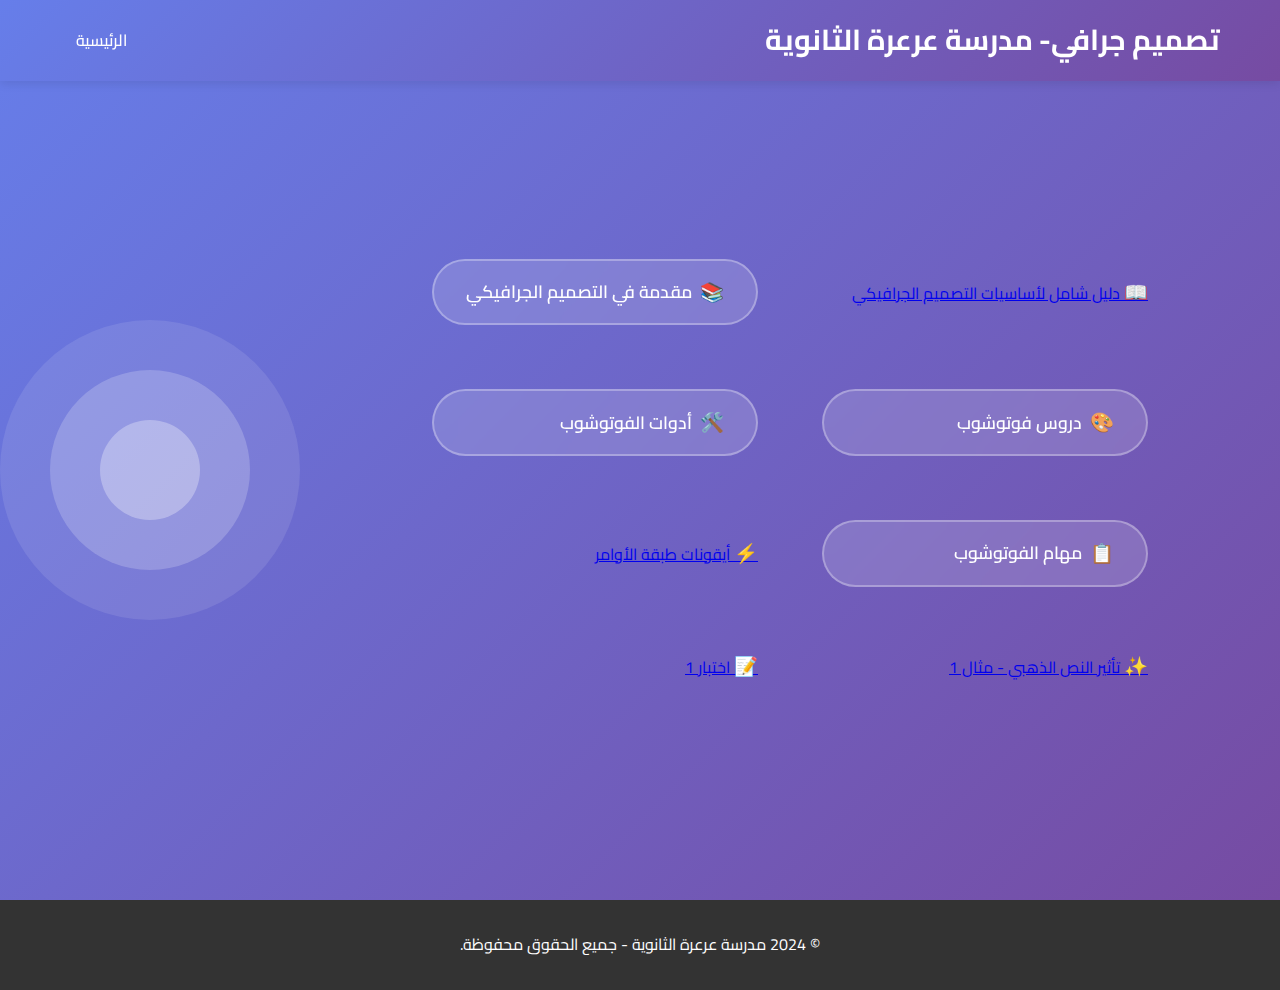
<file: index.html>
<!DOCTYPE html>
<html lang="ar" dir="rtl">
<head>
    <meta charset="UTF-8">
    <meta name="viewport" content="width=device-width, initial-scale=1.0">
    <title>تصميم جرافيكي - مدرسة عرعرة الثانوية</title>
    <link rel="stylesheet" href="styles.css">
    <link href="https://fonts.googleapis.com/css2?family=Cairo:wght@300;400;600;700&display=swap" rel="stylesheet">
</head>
<body>
    <header>
        <nav class="navbar">
            <div class="nav-container">
                <div class="logo">
                    <h1>تصميم جرافي- مدرسة عرعرة الثانوية </h1>
                </div>
                <ul class="nav-menu">
                    <li><a href="#home">الرئيسية</a></li>
                  
                 
                </ul>
                <div class="hamburger">
                    <span></span>
                    <span></span>
                    <span></span>
                </div>
            </div>
        </nav>
    </header>

    <main>
        <section id="home" class="hero">
            <div class="hero-content">
               
           <!--   <div class="hero-buttons">  -->
                    <a href="Intro.html" class="intro-button">
                        <span class="button-icon">📖</span>
                        دليل شامل لأساسيات التصميم الجرافيكي                    </a>
                    <a href="Page1.html" class="learn-button">
                        <span class="button-icon">📚</span>
                        مقدمة في التصميم الجرافيكي                    </a>
                    <a href="Page2.html" class="photoshop-button">
                        <span class="button-icon">🎨</span>
                        دروس فوتوشوب
                    </a>
                    <a href="tools.html" class="tools-button">
                        <span class="button-icon">🛠️</span>
                        أدوات الفوتوشوب
                    </a>
                    <a href="Tasks.html" class="tasks-button">
                        <span class="button-icon">📋</span>
                        مهام الفوتوشوب
                    </a>
                    <a href="cmd.html" class="cmd-button">
                        <span class="button-icon">⚡</span>
                        أيقونات طبقة الأوامر
                    </a>
                    <a href="Gold Text.html" class="gold-button">
                        <span class="button-icon">✨</span>
                        تأثير النص الذهبي - مثال 1
                    </a>
                    <a href="Quiz 1.html" class="quiz-button">
                        <span class="button-icon">📝</span>
                        اختبار 1
                    </a>
           <!--     </div> -->
            </div>
            <div class="hero-image">
                <div class="design-element"></div>
            </div>
        </section>

       


        
    </main>

    <footer>
        <div class="container">
            <p>&copy; 2024 مدرسة عرعرة الثانوية - جميع الحقوق محفوظة.</p>
        </div>
    </footer>

</body>
</html>
</file>
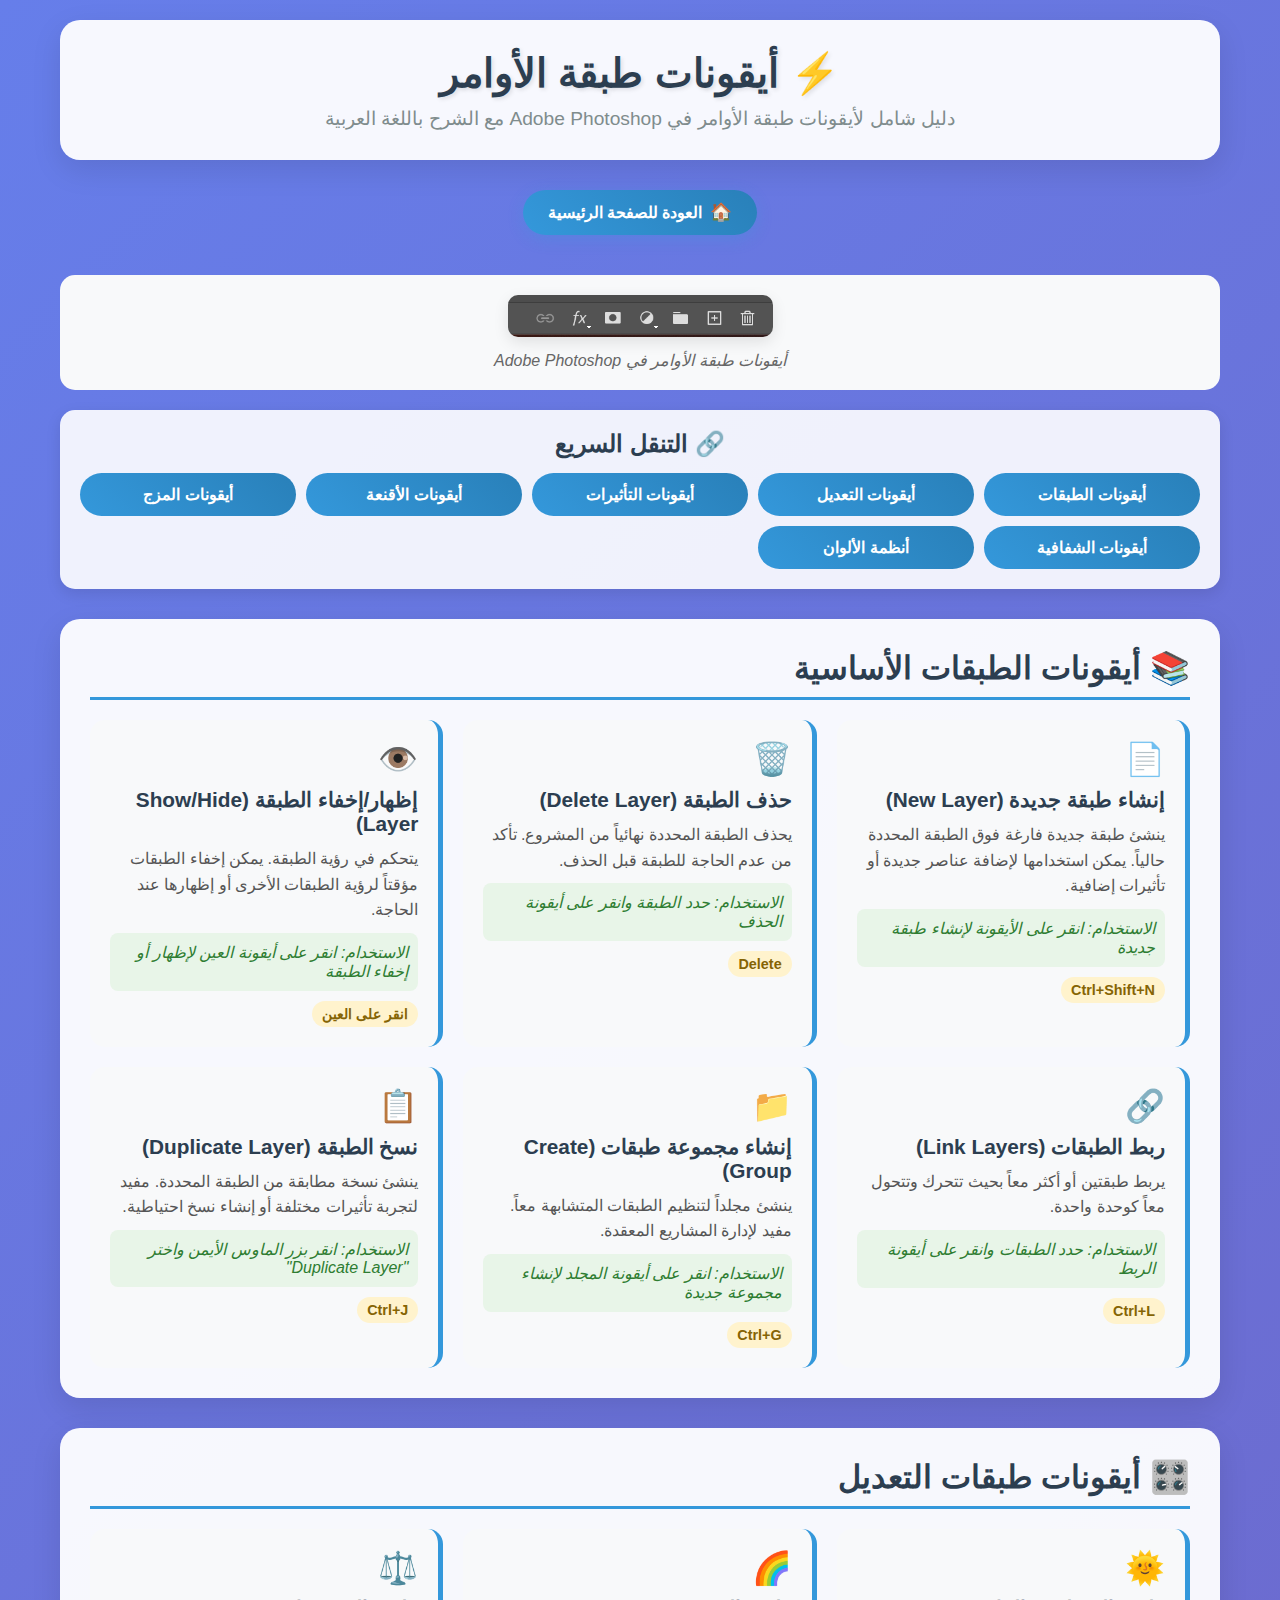
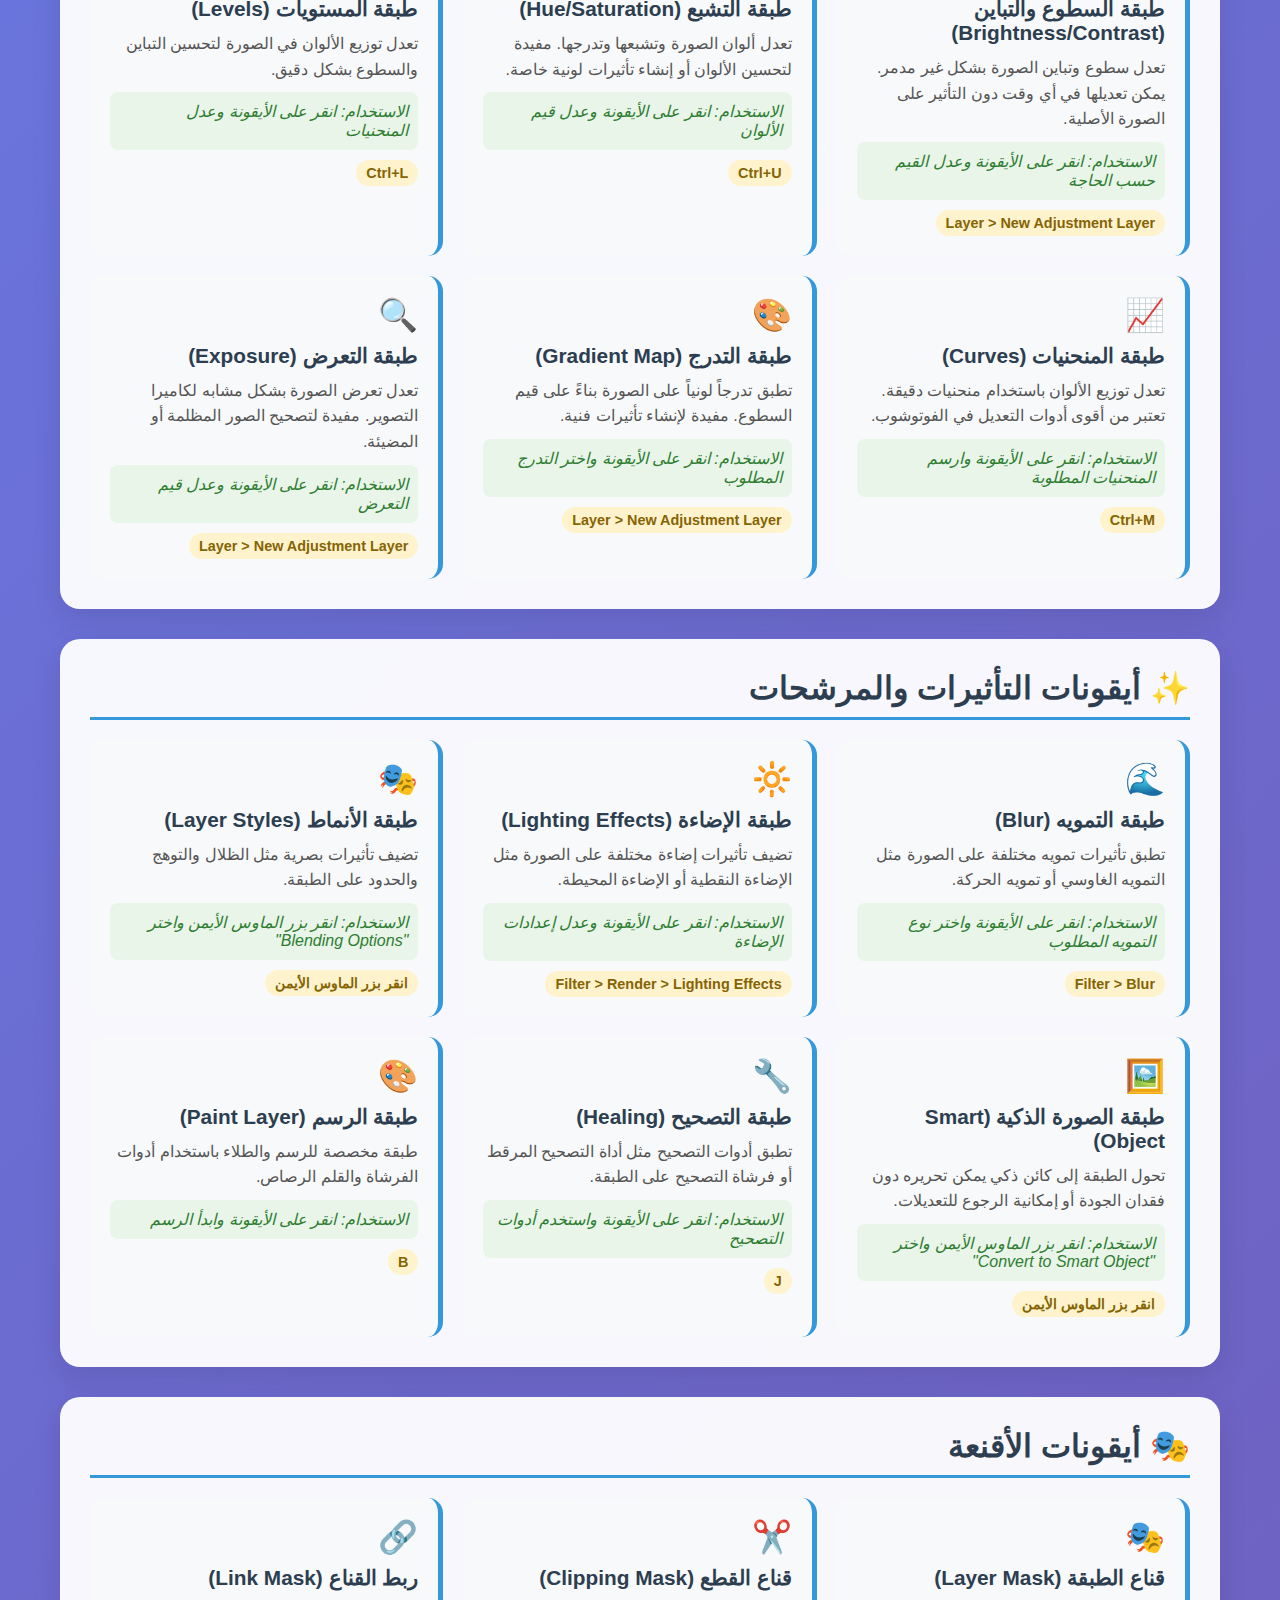
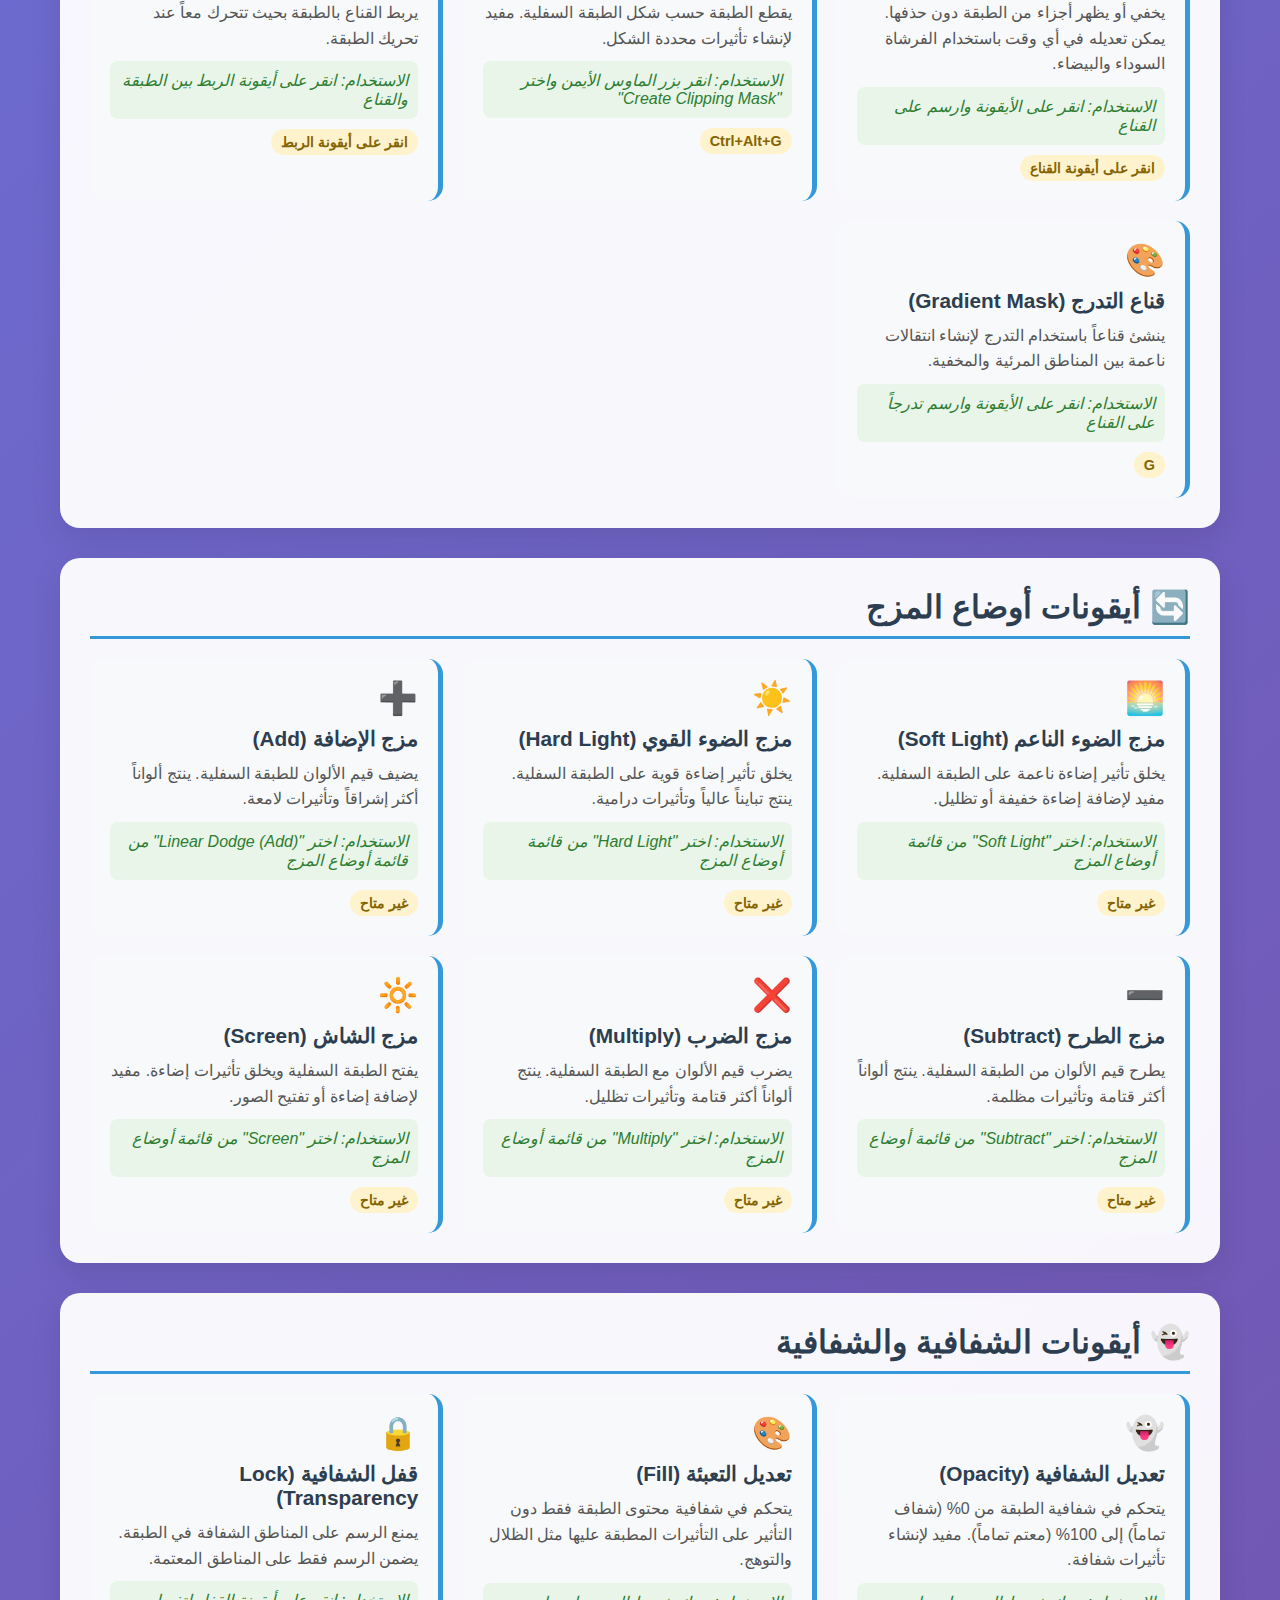
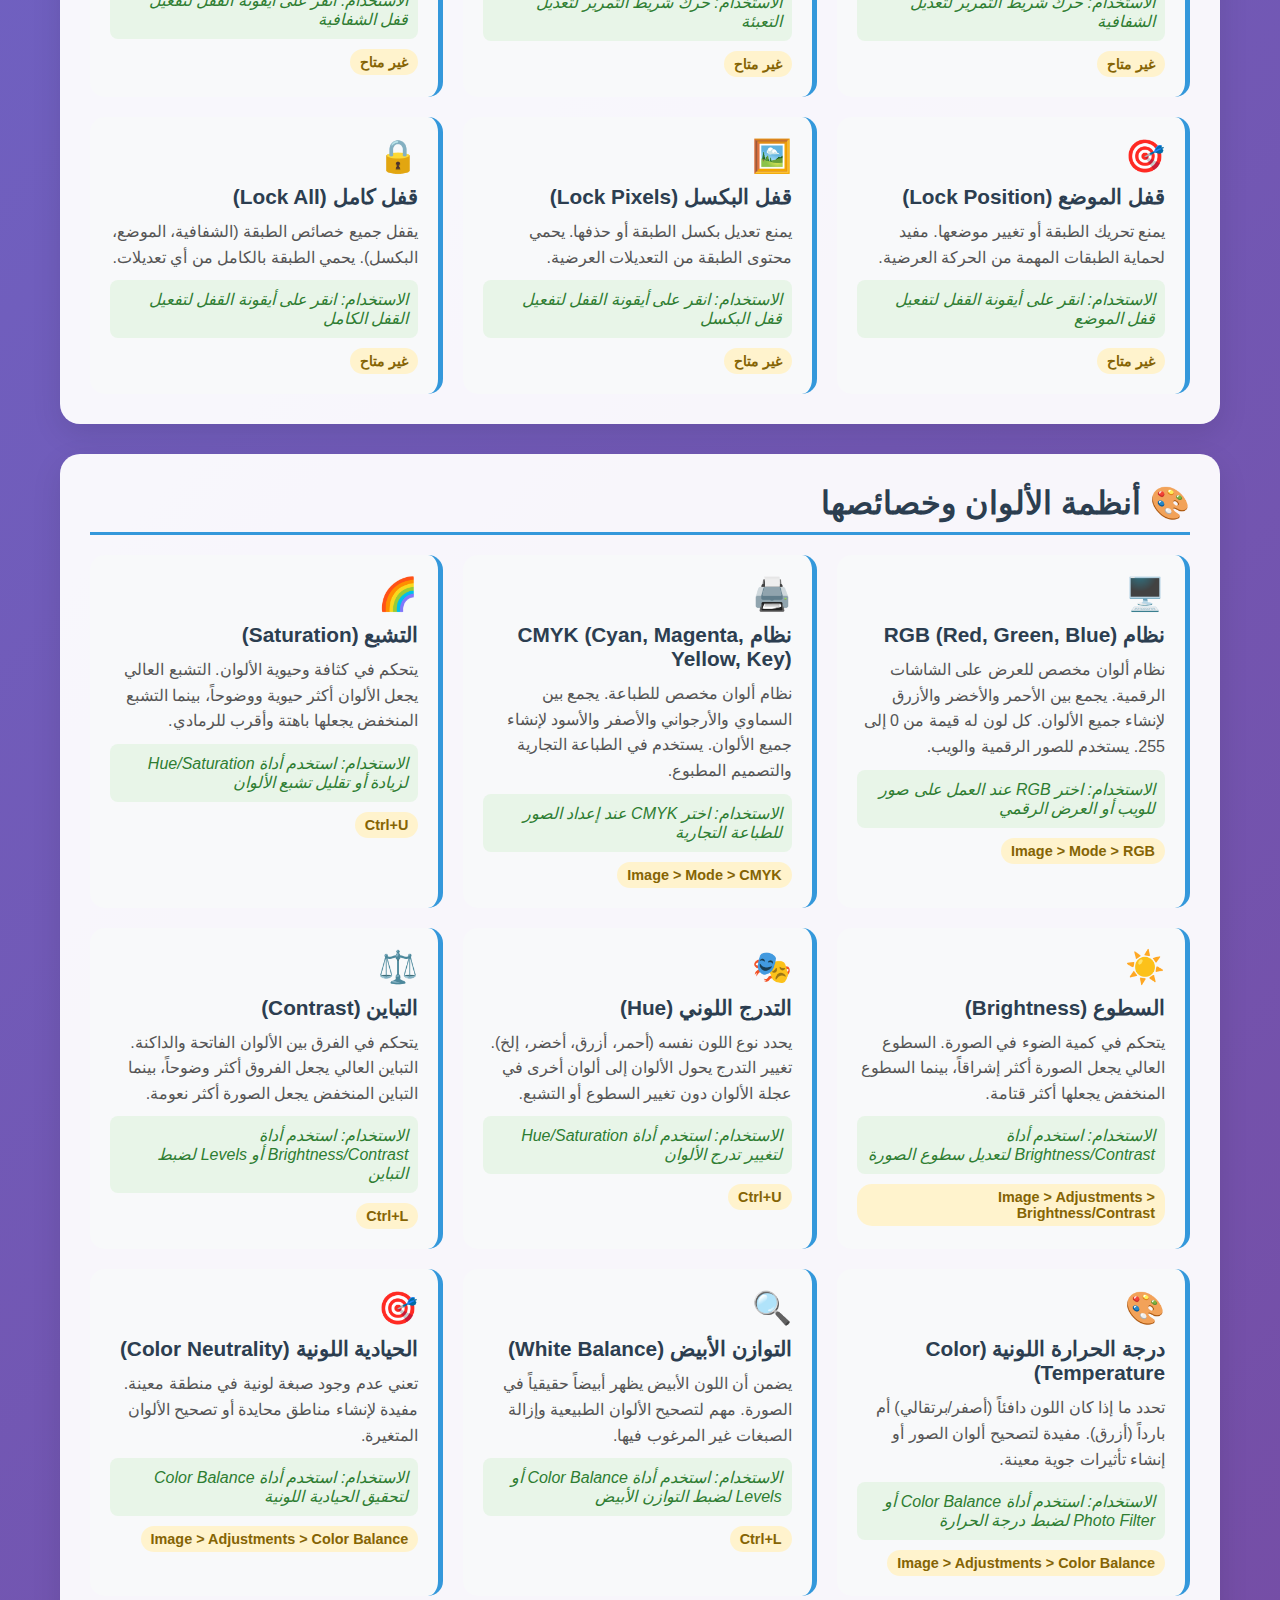
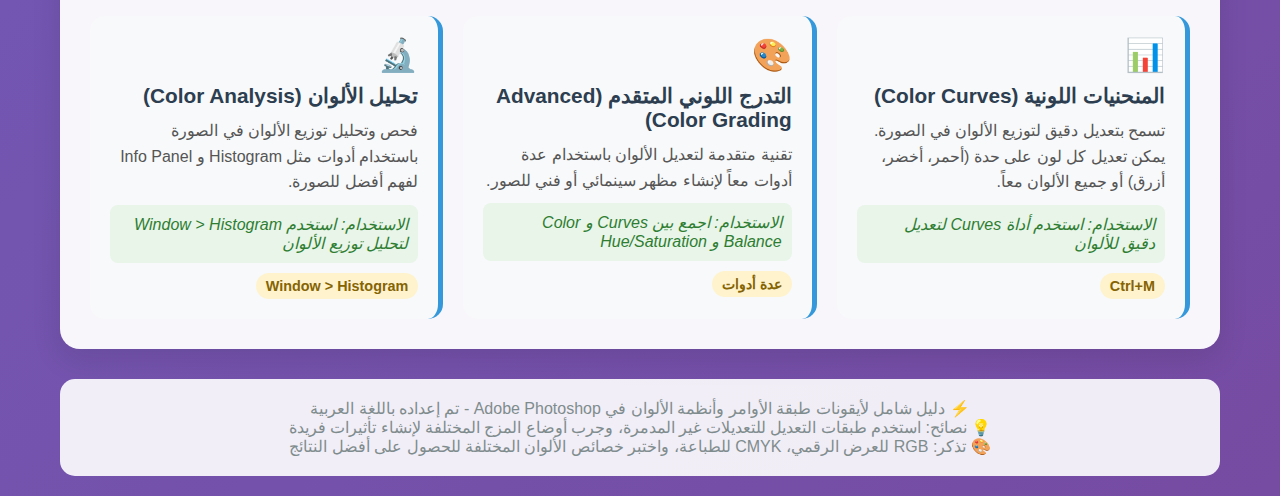
<file: cmd.html>
<!DOCTYPE html>
<html lang="ar" dir="rtl">
<head>
    <meta charset="UTF-8">
    <meta name="viewport" content="width=device-width, initial-scale=1.0">
    <title>أيقونات طبقة الأوامر - دليل شامل</title>
    <style>
        * {
            margin: 0;
            padding: 0;
            box-sizing: border-box;
        }

        body {
            font-family: 'Segoe UI', Tahoma, Geneva, Verdana, sans-serif;
            background: linear-gradient(135deg, #667eea 0%, #764ba2 100%);
            min-height: 100vh;
            color: #333;
            direction: rtl;
            text-align: right;
        }

        .container {
            max-width: 1200px;
            margin: 0 auto;
            padding: 20px;
        }

        header {
            text-align: center;
            background: rgba(255, 255, 255, 0.95);
            padding: 30px;
            border-radius: 20px;
            margin-bottom: 30px;
            box-shadow: 0 10px 30px rgba(0, 0, 0, 0.1);
        }

        h1 {
            color: #2c3e50;
            font-size: 2.5em;
            margin-bottom: 10px;
            text-shadow: 2px 2px 4px rgba(0, 0, 0, 0.1);
        }

        .subtitle {
            color: #7f8c8d;
            font-size: 1.2em;
        }

        .nav-menu {
            background: rgba(255, 255, 255, 0.9);
            padding: 20px;
            border-radius: 15px;
            margin-bottom: 30px;
            box-shadow: 0 5px 15px rgba(0, 0, 0, 0.1);
        }

        .nav-menu h2 {
            color: #2c3e50;
            margin-bottom: 15px;
            text-align: center;
        }

        .nav-links {
            display: grid;
            grid-template-columns: repeat(auto-fit, minmax(200px, 1fr));
            gap: 10px;
        }

        .nav-links a {
            background: linear-gradient(45deg, #3498db, #2980b9);
            color: white;
            text-decoration: none;
            padding: 12px 20px;
            border-radius: 25px;
            text-align: center;
            transition: all 0.3s ease;
            font-weight: bold;
        }

        .nav-links a:hover {
            transform: translateY(-2px);
            box-shadow: 0 5px 15px rgba(52, 152, 219, 0.4);
        }

        .cmd-section {
            background: rgba(255, 255, 255, 0.95);
            margin-bottom: 30px;
            border-radius: 20px;
            padding: 30px;
            box-shadow: 0 10px 30px rgba(0, 0, 0, 0.1);
            transition: transform 0.3s ease;
        }

        .cmd-section:hover {
            transform: translateY(-5px);
        }

        .cmd-section h2 {
            color: #2c3e50;
            font-size: 2em;
            margin-bottom: 20px;
            border-bottom: 3px solid #3498db;
            padding-bottom: 10px;
        }

        .cmd-grid {
            display: grid;
            grid-template-columns: repeat(auto-fit, minmax(300px, 1fr));
            gap: 20px;
            margin-top: 20px;
        }

        .cmd-item {
            background: #f8f9fa;
            padding: 20px;
            border-radius: 15px;
            border-right: 5px solid #3498db;
            transition: all 0.3s ease;
        }

        .cmd-item:hover {
            background: #e3f2fd;
            transform: translateX(-5px);
        }

        .cmd-name {
            font-size: 1.3em;
            font-weight: bold;
            color: #2c3e50;
            margin-bottom: 10px;
        }

        .cmd-icon {
            font-size: 2em;
            margin-bottom: 10px;
            display: block;
        }

        .cmd-description {
            color: #555;
            line-height: 1.6;
            margin-bottom: 10px;
        }

        .cmd-usage {
            background: #e8f5e8;
            padding: 10px;
            border-radius: 8px;
            font-style: italic;
            color: #2e7d32;
        }

        .shortcut {
            background: #fff3cd;
            color: #856404;
            padding: 5px 10px;
            border-radius: 15px;
            font-size: 0.9em;
            font-weight: bold;
            display: inline-block;
            margin-top: 10px;
        }

        footer {
            text-align: center;
            background: rgba(255, 255, 255, 0.9);
            padding: 20px;
            border-radius: 15px;
            margin-top: 30px;
            color: #7f8c8d;
        }

        .nav-button {
            background: linear-gradient(45deg, #3498db, #2980b9);
            color: white;
            text-decoration: none;
            padding: 12px 25px;
            border-radius: 25px;
            display: inline-flex;
            align-items: center;
            gap: 8px;
            transition: all 0.3s ease;
            font-weight: bold;
            box-shadow: 0 4px 15px rgba(52, 152, 219, 0.3);
            margin-bottom: 20px;
        }

        .nav-button:hover {
            transform: translateY(-2px);
            box-shadow: 0 6px 20px rgba(52, 152, 219, 0.4);
            background: linear-gradient(45deg, #2980b9, #3498db);
        }

        .nav-icon {
            font-size: 1.1em;
        }

        .image-container {
            text-align: center;
            margin: 20px 0;
            background: #f8f9fa;
            padding: 20px;
            border-radius: 15px;
        }

        .image-container img {
            max-width: 100%;
            height: auto;
            border-radius: 10px;
            box-shadow: 0 5px 15px rgba(0, 0, 0, 0.1);
        }

        .image-caption {
            margin-top: 10px;
            font-style: italic;
            color: #666;
        }

        @media (max-width: 768px) {
            .container {
                padding: 10px;
            }
            
            h1 {
                font-size: 2em;
            }
            
            .cmd-grid {
                grid-template-columns: 1fr;
            }
        }
    </style>
</head>
<body>
    <div class="container">
        <header>
            <h1>⚡ أيقونات طبقة الأوامر</h1>
            <p class="subtitle">دليل شامل لأيقونات طبقة الأوامر في Adobe Photoshop مع الشرح باللغة العربية</p>
        </header>

        <div style="text-align: center; margin-bottom: 20px;">
            <a href="index.html" class="nav-button">
                <span class="nav-icon">🏠</span>
                العودة للصفحة الرئيسية
            </a>
        </div>

        <div class="image-container">
            <img src="Images/CmdLayer.png" alt="أيقونات طبقة الأوامر في الفوتوشوب">
            <div class="image-caption">أيقونات طبقة الأوامر في Adobe Photoshop</div>
        </div>

        <nav class="nav-menu">
            <h2>🔗 التنقل السريع</h2>
            <div class="nav-links">
                <a href="#layer-icons">أيقونات الطبقات</a>
                <a href="#adjustment-icons">أيقونات التعديل</a>
                <a href="#effect-icons">أيقونات التأثيرات</a>
                <a href="#mask-icons">أيقونات الأقنعة</a>
                <a href="#blend-icons">أيقونات المزج</a>
                <a href="#opacity-icons">أيقونات الشفافية</a>
                <a href="#color-modes">أنظمة الألوان</a>
            </div>
        </nav>
            
        <section id="layer-icons" class="cmd-section">
            <h2>📚 أيقونات الطبقات الأساسية</h2>
            <div class="cmd-grid">
                <div class="cmd-item">
                    <span class="cmd-icon">📄</span>
                    <div class="cmd-name">إنشاء طبقة جديدة (New Layer)</div>
                    <div class="cmd-description">
                        ينشئ طبقة جديدة فارغة فوق الطبقة المحددة حالياً. يمكن استخدامها لإضافة عناصر جديدة أو تأثيرات إضافية.
                    </div>
                    <div class="cmd-usage">الاستخدام: انقر على الأيقونة لإنشاء طبقة جديدة</div>
                    <span class="shortcut">Ctrl+Shift+N</span>
                </div>

                <div class="cmd-item">
                    <span class="cmd-icon">🗑️</span>
                    <div class="cmd-name">حذف الطبقة (Delete Layer)</div>
                    <div class="cmd-description">
                        يحذف الطبقة المحددة نهائياً من المشروع. تأكد من عدم الحاجة للطبقة قبل الحذف.
                    </div>
                    <div class="cmd-usage">الاستخدام: حدد الطبقة وانقر على أيقونة الحذف</div>
                    <span class="shortcut">Delete</span>
                </div>

                <div class="cmd-item">
                    <span class="cmd-icon">👁️</span>
                    <div class="cmd-name">إظهار/إخفاء الطبقة (Show/Hide Layer)</div>
                    <div class="cmd-description">
                        يتحكم في رؤية الطبقة. يمكن إخفاء الطبقات مؤقتاً لرؤية الطبقات الأخرى أو إظهارها عند الحاجة.
                    </div>
                    <div class="cmd-usage">الاستخدام: انقر على أيقونة العين لإظهار أو إخفاء الطبقة</div>
                    <span class="shortcut">انقر على العين</span>
                </div>

                <div class="cmd-item">
                    <span class="cmd-icon">🔗</span>
                    <div class="cmd-name">ربط الطبقات (Link Layers)</div>
                    <div class="cmd-description">
                        يربط طبقتين أو أكثر معاً بحيث تتحرك وتتحول معاً كوحدة واحدة.
                    </div>
                    <div class="cmd-usage">الاستخدام: حدد الطبقات وانقر على أيقونة الربط</div>
                    <span class="shortcut">Ctrl+L</span>
                </div>

                <div class="cmd-item">
                    <span class="cmd-icon">📁</span>
                    <div class="cmd-name">إنشاء مجموعة طبقات (Create Group)</div>
                    <div class="cmd-description">
                        ينشئ مجلداً لتنظيم الطبقات المتشابهة معاً. مفيد لإدارة المشاريع المعقدة.
                    </div>
                    <div class="cmd-usage">الاستخدام: انقر على أيقونة المجلد لإنشاء مجموعة جديدة</div>
                    <span class="shortcut">Ctrl+G</span>
                </div>

                <div class="cmd-item">
                    <span class="cmd-icon">📋</span>
                    <div class="cmd-name">نسخ الطبقة (Duplicate Layer)</div>
                    <div class="cmd-description">
                        ينشئ نسخة مطابقة من الطبقة المحددة. مفيد لتجربة تأثيرات مختلفة أو إنشاء نسخ احتياطية.
                    </div>
                    <div class="cmd-usage">الاستخدام: انقر بزر الماوس الأيمن واختر "Duplicate Layer"</div>
                    <span class="shortcut">Ctrl+J</span>
                </div>
            </div>
        </section>

        <section id="adjustment-icons" class="cmd-section">
            <h2>🎛️ أيقونات طبقات التعديل</h2>
            <div class="cmd-grid">
                <div class="cmd-item">
                    <span class="cmd-icon">🌞</span>
                    <div class="cmd-name">طبقة السطوع والتباين (Brightness/Contrast)</div>
                    <div class="cmd-description">
                        تعدل سطوع وتباين الصورة بشكل غير مدمر. يمكن تعديلها في أي وقت دون التأثير على الصورة الأصلية.
                    </div>
                    <div class="cmd-usage">الاستخدام: انقر على الأيقونة وعدل القيم حسب الحاجة</div>
                    <span class="shortcut">Layer > New Adjustment Layer</span>
                </div>

                <div class="cmd-item">
                    <span class="cmd-icon">🌈</span>
                    <div class="cmd-name">طبقة التشبع (Hue/Saturation)</div>
                    <div class="cmd-description">
                        تعدل ألوان الصورة وتشبعها وتدرجها. مفيدة لتحسين الألوان أو إنشاء تأثيرات لونية خاصة.
                    </div>
                    <div class="cmd-usage">الاستخدام: انقر على الأيقونة وعدل قيم الألوان</div>
                    <span class="shortcut">Ctrl+U</span>
                </div>

                <div class="cmd-item">
                    <span class="cmd-icon">⚖️</span>
                    <div class="cmd-name">طبقة المستويات (Levels)</div>
                    <div class="cmd-description">
                        تعدل توزيع الألوان في الصورة لتحسين التباين والسطوع بشكل دقيق.
                    </div>
                    <div class="cmd-usage">الاستخدام: انقر على الأيقونة وعدل المنحنيات</div>
                    <span class="shortcut">Ctrl+L</span>
                </div>

                <div class="cmd-item">
                    <span class="cmd-icon">📈</span>
                    <div class="cmd-name">طبقة المنحنيات (Curves)</div>
                    <div class="cmd-description">
                        تعدل توزيع الألوان باستخدام منحنيات دقيقة. تعتبر من أقوى أدوات التعديل في الفوتوشوب.
                    </div>
                    <div class="cmd-usage">الاستخدام: انقر على الأيقونة وارسم المنحنيات المطلوبة</div>
                    <span class="shortcut">Ctrl+M</span>
                </div>

                <div class="cmd-item">
                    <span class="cmd-icon">🎨</span>
                    <div class="cmd-name">طبقة التدرج (Gradient Map)</div>
                    <div class="cmd-description">
                        تطبق تدرجاً لونياً على الصورة بناءً على قيم السطوع. مفيدة لإنشاء تأثيرات فنية.
                    </div>
                    <div class="cmd-usage">الاستخدام: انقر على الأيقونة واختر التدرج المطلوب</div>
                    <span class="shortcut">Layer > New Adjustment Layer</span>
                </div>

                <div class="cmd-item">
                    <span class="cmd-icon">🔍</span>
                    <div class="cmd-name">طبقة التعرض (Exposure)</div>
                    <div class="cmd-description">
                        تعدل تعرض الصورة بشكل مشابه لكاميرا التصوير. مفيدة لتصحيح الصور المظلمة أو المضيئة.
                    </div>
                    <div class="cmd-usage">الاستخدام: انقر على الأيقونة وعدل قيم التعرض</div>
                    <span class="shortcut">Layer > New Adjustment Layer</span>
                </div>
            </div>
        </section>

        <section id="effect-icons" class="cmd-section">
            <h2>✨ أيقونات التأثيرات والمرشحات</h2>
            <div class="cmd-grid">
                <div class="cmd-item">
                    <span class="cmd-icon">🌊</span>
                    <div class="cmd-name">طبقة التمويه (Blur)</div>
                    <div class="cmd-description">
                        تطبق تأثيرات تمويه مختلفة على الصورة مثل التمويه الغاوسي أو تمويه الحركة.
                    </div>
                    <div class="cmd-usage">الاستخدام: انقر على الأيقونة واختر نوع التمويه المطلوب</div>
                    <span class="shortcut">Filter > Blur</span>
                </div>

                <div class="cmd-item">
                    <span class="cmd-icon">🔆</span>
                    <div class="cmd-name">طبقة الإضاءة (Lighting Effects)</div>
                    <div class="cmd-description">
                        تضيف تأثيرات إضاءة مختلفة على الصورة مثل الإضاءة النقطية أو الإضاءة المحيطة.
                    </div>
                    <div class="cmd-usage">الاستخدام: انقر على الأيقونة وعدل إعدادات الإضاءة</div>
                    <span class="shortcut">Filter > Render > Lighting Effects</span>
                </div>

                <div class="cmd-item">
                    <span class="cmd-icon">🎭</span>
                    <div class="cmd-name">طبقة الأنماط (Layer Styles)</div>
                    <div class="cmd-description">
                        تضيف تأثيرات بصرية مثل الظلال والتوهج والحدود على الطبقة.
                    </div>
                    <div class="cmd-usage">الاستخدام: انقر بزر الماوس الأيمن واختر "Blending Options"</div>
                    <span class="shortcut">انقر بزر الماوس الأيمن</span>
                </div>

                <div class="cmd-item">
                    <span class="cmd-icon">🖼️</span>
                    <div class="cmd-name">طبقة الصورة الذكية (Smart Object)</div>
                    <div class="cmd-description">
                        تحول الطبقة إلى كائن ذكي يمكن تحريره دون فقدان الجودة أو إمكانية الرجوع للتعديلات.
                    </div>
                    <div class="cmd-usage">الاستخدام: انقر بزر الماوس الأيمن واختر "Convert to Smart Object"</div>
                    <span class="shortcut">انقر بزر الماوس الأيمن</span>
                </div>

                <div class="cmd-item">
                    <span class="cmd-icon">🔧</span>
                    <div class="cmd-name">طبقة التصحيح (Healing)</div>
                    <div class="cmd-description">
                        تطبق أدوات التصحيح مثل أداة التصحيح المرقط أو فرشاة التصحيح على الطبقة.
                    </div>
                    <div class="cmd-usage">الاستخدام: انقر على الأيقونة واستخدم أدوات التصحيح</div>
                    <span class="shortcut">J</span>
                </div>

                <div class="cmd-item">
                    <span class="cmd-icon">🎨</span>
                    <div class="cmd-name">طبقة الرسم (Paint Layer)</div>
                    <div class="cmd-description">
                        طبقة مخصصة للرسم والطلاء باستخدام أدوات الفرشاة والقلم الرصاص.
                    </div>
                    <div class="cmd-usage">الاستخدام: انقر على الأيقونة وابدأ الرسم</div>
                    <span class="shortcut">B</span>
                </div>
            </div>
        </section>

        <section id="mask-icons" class="cmd-section">
            <h2>🎭 أيقونات الأقنعة</h2>
            <div class="cmd-grid">
                <div class="cmd-item">
                    <span class="cmd-icon">🎭</span>
                    <div class="cmd-name">قناع الطبقة (Layer Mask)</div>
                    <div class="cmd-description">
                        يخفي أو يظهر أجزاء من الطبقة دون حذفها. يمكن تعديله في أي وقت باستخدام الفرشاة السوداء والبيضاء.
                    </div>
                    <div class="cmd-usage">الاستخدام: انقر على الأيقونة وارسم على القناع</div>
                    <span class="shortcut">انقر على أيقونة القناع</span>
                </div>

                <div class="cmd-item">
                    <span class="cmd-icon">✂️</span>
                    <div class="cmd-name">قناع القطع (Clipping Mask)</div>
                    <div class="cmd-description">
                        يقطع الطبقة حسب شكل الطبقة السفلية. مفيد لإنشاء تأثيرات محددة الشكل.
                    </div>
                    <div class="cmd-usage">الاستخدام: انقر بزر الماوس الأيمن واختر "Create Clipping Mask"</div>
                    <span class="shortcut">Ctrl+Alt+G</span>
                </div>

                <div class="cmd-item">
                    <span class="cmd-icon">🔗</span>
                    <div class="cmd-name">ربط القناع (Link Mask)</div>
                    <div class="cmd-description">
                        يربط القناع بالطبقة بحيث تتحرك معاً عند تحريك الطبقة.
                    </div>
                    <div class="cmd-usage">الاستخدام: انقر على أيقونة الربط بين الطبقة والقناع</div>
                    <span class="shortcut">انقر على أيقونة الربط</span>
                </div>

                <div class="cmd-item">
                    <span class="cmd-icon">🎨</span>
                    <div class="cmd-name">قناع التدرج (Gradient Mask)</div>
                    <div class="cmd-description">
                        ينشئ قناعاً باستخدام التدرج لإنشاء انتقالات ناعمة بين المناطق المرئية والمخفية.
                    </div>
                    <div class="cmd-usage">الاستخدام: انقر على الأيقونة وارسم تدرجاً على القناع</div>
                    <span class="shortcut">G</span>
                </div>
            </div>
        </section>

        <section id="blend-icons" class="cmd-section">
            <h2>🔄 أيقونات أوضاع المزج</h2>
            <div class="cmd-grid">
                <div class="cmd-item">
                    <span class="cmd-icon">🌅</span>
                    <div class="cmd-name">مزج الضوء الناعم (Soft Light)</div>
                    <div class="cmd-description">
                        يخلق تأثير إضاءة ناعمة على الطبقة السفلية. مفيد لإضافة إضاءة خفيفة أو تظليل.
                    </div>
                    <div class="cmd-usage">الاستخدام: اختر "Soft Light" من قائمة أوضاع المزج</div>
                    <span class="shortcut">غير متاح</span>
                </div>

                <div class="cmd-item">
                    <span class="cmd-icon">☀️</span>
                    <div class="cmd-name">مزج الضوء القوي (Hard Light)</div>
                    <div class="cmd-description">
                        يخلق تأثير إضاءة قوية على الطبقة السفلية. ينتج تبايناً عالياً وتأثيرات درامية.
                    </div>
                    <div class="cmd-usage">الاستخدام: اختر "Hard Light" من قائمة أوضاع المزج</div>
                    <span class="shortcut">غير متاح</span>
                </div>

                <div class="cmd-item">
                    <span class="cmd-icon">➕</span>
                    <div class="cmd-name">مزج الإضافة (Add)</div>
                    <div class="cmd-description">
                        يضيف قيم الألوان للطبقة السفلية. ينتج ألواناً أكثر إشراقاً وتأثيرات لامعة.
                    </div>
                    <div class="cmd-usage">الاستخدام: اختر "Linear Dodge (Add)" من قائمة أوضاع المزج</div>
                    <span class="shortcut">غير متاح</span>
                </div>

                <div class="cmd-item">
                    <span class="cmd-icon">➖</span>
                    <div class="cmd-name">مزج الطرح (Subtract)</div>
                    <div class="cmd-description">
                        يطرح قيم الألوان من الطبقة السفلية. ينتج ألواناً أكثر قتامة وتأثيرات مظلمة.
                    </div>
                    <div class="cmd-usage">الاستخدام: اختر "Subtract" من قائمة أوضاع المزج</div>
                    <span class="shortcut">غير متاح</span>
                </div>

                <div class="cmd-item">
                    <span class="cmd-icon">❌</span>
                    <div class="cmd-name">مزج الضرب (Multiply)</div>
                    <div class="cmd-description">
                        يضرب قيم الألوان مع الطبقة السفلية. ينتج ألواناً أكثر قتامة وتأثيرات تظليل.
                    </div>
                    <div class="cmd-usage">الاستخدام: اختر "Multiply" من قائمة أوضاع المزج</div>
                    <span class="shortcut">غير متاح</span>
                </div>

                <div class="cmd-item">
                    <span class="cmd-icon">🔆</span>
                    <div class="cmd-name">مزج الشاش (Screen)</div>
                    <div class="cmd-description">
                        يفتح الطبقة السفلية ويخلق تأثيرات إضاءة. مفيد لإضافة إضاءة أو تفتيح الصور.
                    </div>
                    <div class="cmd-usage">الاستخدام: اختر "Screen" من قائمة أوضاع المزج</div>
                    <span class="shortcut">غير متاح</span>
                </div>
            </div>
        </section>

        <section id="opacity-icons" class="cmd-section">
            <h2>👻 أيقونات الشفافية والشفافية</h2>
            <div class="cmd-grid">
                <div class="cmd-item">
                    <span class="cmd-icon">👻</span>
                    <div class="cmd-name">تعديل الشفافية (Opacity)</div>
                    <div class="cmd-description">
                        يتحكم في شفافية الطبقة من 0% (شفاف تماماً) إلى 100% (معتم تماماً). مفيد لإنشاء تأثيرات شفافة.
                    </div>
                    <div class="cmd-usage">الاستخدام: حرك شريط التمرير لتعديل الشفافية</div>
                    <span class="shortcut">غير متاح</span>
                </div>

                <div class="cmd-item">
                    <span class="cmd-icon">🎨</span>
                    <div class="cmd-name">تعديل التعبئة (Fill)</div>
                    <div class="cmd-description">
                        يتحكم في شفافية محتوى الطبقة فقط دون التأثير على التأثيرات المطبقة عليها مثل الظلال والتوهج.
                    </div>
                    <div class="cmd-usage">الاستخدام: حرك شريط التمرير لتعديل التعبئة</div>
                    <span class="shortcut">غير متاح</span>
                </div>

                <div class="cmd-item">
                    <span class="cmd-icon">🔒</span>
                    <div class="cmd-name">قفل الشفافية (Lock Transparency)</div>
                    <div class="cmd-description">
                        يمنع الرسم على المناطق الشفافة في الطبقة. يضمن الرسم فقط على المناطق المعتمة.
                    </div>
                    <div class="cmd-usage">الاستخدام: انقر على أيقونة القفل لتفعيل قفل الشفافية</div>
                    <span class="shortcut">غير متاح</span>
                </div>

                <div class="cmd-item">
                    <span class="cmd-icon">🎯</span>
                    <div class="cmd-name">قفل الموضع (Lock Position)</div>
                    <div class="cmd-description">
                        يمنع تحريك الطبقة أو تغيير موضعها. مفيد لحماية الطبقات المهمة من الحركة العرضية.
                    </div>
                    <div class="cmd-usage">الاستخدام: انقر على أيقونة القفل لتفعيل قفل الموضع</div>
                    <span class="shortcut">غير متاح</span>
                </div>

                <div class="cmd-item">
                    <span class="cmd-icon">🖼️</span>
                    <div class="cmd-name">قفل البكسل (Lock Pixels)</div>
                    <div class="cmd-description">
                        يمنع تعديل بكسل الطبقة أو حذفها. يحمي محتوى الطبقة من التعديلات العرضية.
                    </div>
                    <div class="cmd-usage">الاستخدام: انقر على أيقونة القفل لتفعيل قفل البكسل</div>
                    <span class="shortcut">غير متاح</span>
                </div>

                <div class="cmd-item">
                    <span class="cmd-icon">🔒</span>
                    <div class="cmd-name">قفل كامل (Lock All)</div>
                    <div class="cmd-description">
                        يقفل جميع خصائص الطبقة (الشفافية، الموضع، البكسل). يحمي الطبقة بالكامل من أي تعديلات.
                    </div>
                    <div class="cmd-usage">الاستخدام: انقر على أيقونة القفل لتفعيل القفل الكامل</div>
                    <span class="shortcut">غير متاح</span>
                </div>
            </div>
        </section>

        <section id="color-modes" class="cmd-section">
            <h2>🎨 أنظمة الألوان وخصائصها</h2>
            <div class="cmd-grid">
                <div class="cmd-item">
                    <span class="cmd-icon">🖥️</span>
                    <div class="cmd-name">نظام RGB (Red, Green, Blue)</div>
                    <div class="cmd-description">
                        نظام ألوان مخصص للعرض على الشاشات الرقمية. يجمع بين الأحمر والأخضر والأزرق لإنشاء جميع الألوان. كل لون له قيمة من 0 إلى 255. يستخدم للصور الرقمية والويب.
                    </div>
                    <div class="cmd-usage">الاستخدام: اختر RGB عند العمل على صور للويب أو العرض الرقمي</div>
                    <span class="shortcut">Image > Mode > RGB</span>
                </div>

                <div class="cmd-item">
                    <span class="cmd-icon">🖨️</span>
                    <div class="cmd-name">نظام CMYK (Cyan, Magenta, Yellow, Key)</div>
                    <div class="cmd-description">
                        نظام ألوان مخصص للطباعة. يجمع بين السماوي والأرجواني والأصفر والأسود لإنشاء جميع الألوان. يستخدم في الطباعة التجارية والتصميم المطبوع.
                    </div>
                    <div class="cmd-usage">الاستخدام: اختر CMYK عند إعداد الصور للطباعة التجارية</div>
                    <span class="shortcut">Image > Mode > CMYK</span>
                </div>

                <div class="cmd-item">
                    <span class="cmd-icon">🌈</span>
                    <div class="cmd-name">التشبع (Saturation)</div>
                    <div class="cmd-description">
                        يتحكم في كثافة وحيوية الألوان. التشبع العالي يجعل الألوان أكثر حيوية ووضوحاً، بينما التشبع المنخفض يجعلها باهتة وأقرب للرمادي.
                    </div>
                    <div class="cmd-usage">الاستخدام: استخدم أداة Hue/Saturation لزيادة أو تقليل تشبع الألوان</div>
                    <span class="shortcut">Ctrl+U</span>
                </div>

                <div class="cmd-item">
                    <span class="cmd-icon">☀️</span>
                    <div class="cmd-name">السطوع (Brightness)</div>
                    <div class="cmd-description">
                        يتحكم في كمية الضوء في الصورة. السطوع العالي يجعل الصورة أكثر إشراقاً، بينما السطوع المنخفض يجعلها أكثر قتامة.
                    </div>
                    <div class="cmd-usage">الاستخدام: استخدم أداة Brightness/Contrast لتعديل سطوع الصورة</div>
                    <span class="shortcut">Image > Adjustments > Brightness/Contrast</span>
                </div>

                <div class="cmd-item">
                    <span class="cmd-icon">🎭</span>
                    <div class="cmd-name">التدرج اللوني (Hue)</div>
                    <div class="cmd-description">
                        يحدد نوع اللون نفسه (أحمر، أزرق، أخضر، إلخ). تغيير التدرج يحول الألوان إلى ألوان أخرى في عجلة الألوان دون تغيير السطوع أو التشبع.
                    </div>
                    <div class="cmd-usage">الاستخدام: استخدم أداة Hue/Saturation لتغيير تدرج الألوان</div>
                    <span class="shortcut">Ctrl+U</span>
                </div>

                <div class="cmd-item">
                    <span class="cmd-icon">⚖️</span>
                    <div class="cmd-name">التباين (Contrast)</div>
                    <div class="cmd-description">
                        يتحكم في الفرق بين الألوان الفاتحة والداكنة. التباين العالي يجعل الفروق أكثر وضوحاً، بينما التباين المنخفض يجعل الصورة أكثر نعومة.
                    </div>
                    <div class="cmd-usage">الاستخدام: استخدم أداة Brightness/Contrast أو Levels لضبط التباين</div>
                    <span class="shortcut">Ctrl+L</span>
                </div>

                <div class="cmd-item">
                    <span class="cmd-icon">🎨</span>
                    <div class="cmd-name">درجة الحرارة اللونية (Color Temperature)</div>
                    <div class="cmd-description">
                        تحدد ما إذا كان اللون دافئاً (أصفر/برتقالي) أم بارداً (أزرق). مفيدة لتصحيح ألوان الصور أو إنشاء تأثيرات جوية معينة.
                    </div>
                    <div class="cmd-usage">الاستخدام: استخدم أداة Color Balance أو Photo Filter لضبط درجة الحرارة</div>
                    <span class="shortcut">Image > Adjustments > Color Balance</span>
                </div>

                <div class="cmd-item">
                    <span class="cmd-icon">🔍</span>
                    <div class="cmd-name">التوازن الأبيض (White Balance)</div>
                    <div class="cmd-description">
                        يضمن أن اللون الأبيض يظهر أبيضاً حقيقياً في الصورة. مهم لتصحيح الألوان الطبيعية وإزالة الصبغات غير المرغوب فيها.
                    </div>
                    <div class="cmd-usage">الاستخدام: استخدم أداة Color Balance أو Levels لضبط التوازن الأبيض</div>
                    <span class="shortcut">Ctrl+L</span>
                </div>

                <div class="cmd-item">
                    <span class="cmd-icon">🎯</span>
                    <div class="cmd-name">الحيادية اللونية (Color Neutrality)</div>
                    <div class="cmd-description">
                        تعني عدم وجود صبغة لونية في منطقة معينة. مفيدة لإنشاء مناطق محايدة أو تصحيح الألوان المتغيرة.
                    </div>
                    <div class="cmd-usage">الاستخدام: استخدم أداة Color Balance لتحقيق الحيادية اللونية</div>
                    <span class="shortcut">Image > Adjustments > Color Balance</span>
                </div>

                <div class="cmd-item">
                    <span class="cmd-icon">📊</span>
                    <div class="cmd-name">المنحنيات اللونية (Color Curves)</div>
                    <div class="cmd-description">
                        تسمح بتعديل دقيق لتوزيع الألوان في الصورة. يمكن تعديل كل لون على حدة (أحمر، أخضر، أزرق) أو جميع الألوان معاً.
                    </div>
                    <div class="cmd-usage">الاستخدام: استخدم أداة Curves لتعديل دقيق للألوان</div>
                    <span class="shortcut">Ctrl+M</span>
                </div>

                <div class="cmd-item">
                    <span class="cmd-icon">🎨</span>
                    <div class="cmd-name">التدرج اللوني المتقدم (Advanced Color Grading)</div>
                    <div class="cmd-description">
                        تقنية متقدمة لتعديل الألوان باستخدام عدة أدوات معاً لإنشاء مظهر سينمائي أو فني للصور.
                    </div>
                    <div class="cmd-usage">الاستخدام: اجمع بين Curves و Color Balance و Hue/Saturation</div>
                    <span class="shortcut">عدة أدوات</span>
                </div>

                <div class="cmd-item">
                    <span class="cmd-icon">🔬</span>
                    <div class="cmd-name">تحليل الألوان (Color Analysis)</div>
                    <div class="cmd-description">
                        فحص وتحليل توزيع الألوان في الصورة باستخدام أدوات مثل Histogram و Info Panel لفهم أفضل للصورة.
                    </div>
                    <div class="cmd-usage">الاستخدام: استخدم Window > Histogram لتحليل توزيع الألوان</div>
                    <span class="shortcut">Window > Histogram</span>
                </div>
            </div>
        </section>

        <footer>
            <p>⚡ دليل شامل لأيقونات طبقة الأوامر وأنظمة الألوان في Adobe Photoshop - تم إعداده باللغة العربية</p>
            <p>💡 نصائح: استخدم طبقات التعديل للتعديلات غير المدمرة، وجرب أوضاع المزج المختلفة لإنشاء تأثيرات فريدة</p>
            <p>🎨 تذكر: RGB للعرض الرقمي، CMYK للطباعة، واختبر خصائص الألوان المختلفة للحصول على أفضل النتائج</p>
        </footer>
    </div>

    <script>
        // Smooth scrolling for navigation links
        document.querySelectorAll('a[href^="#"]').forEach(anchor => {
            anchor.addEventListener('click', function (e) {
                e.preventDefault();
                const target = document.querySelector(this.getAttribute('href'));
                if (target) {
                    target.scrollIntoView({
                        behavior: 'smooth',
                        block: 'start'
                    });
                }
            });
        });

        // Add hover effects to cmd items
        document.querySelectorAll('.cmd-item').forEach(item => {
            item.addEventListener('mouseenter', function() {
                this.style.transform = 'translateX(-10px) scale(1.02)';
            });
            
            item.addEventListener('mouseleave', function() {
                this.style.transform = 'translateX(0) scale(1)';
            });
        });

        // Add keyboard shortcuts info
        document.addEventListener('keydown', function(e) {
            if (e.ctrlKey && e.key === 'k') {
                alert('اختصارات لوحة المفاتيح:\n\nطبقات:\nCtrl+Shift+N - إنشاء طبقة جديدة\nCtrl+J - نسخ الطبقة\nCtrl+G - إنشاء مجموعة\nCtrl+Alt+G - إنشاء قناع قطع\nDelete - حذف الطبقة\n\nالألوان:\nCtrl+L - طبقة المستويات\nCtrl+M - طبقة المنحنيات\nCtrl+U - طبقة التشبع\nCtrl+B - توازن الألوان\n\nأنظمة الألوان:\nImage > Mode > RGB - للعرض الرقمي\nImage > Mode > CMYK - للطباعة');
            }
        });
    </script>
</body>
</html>
</file>
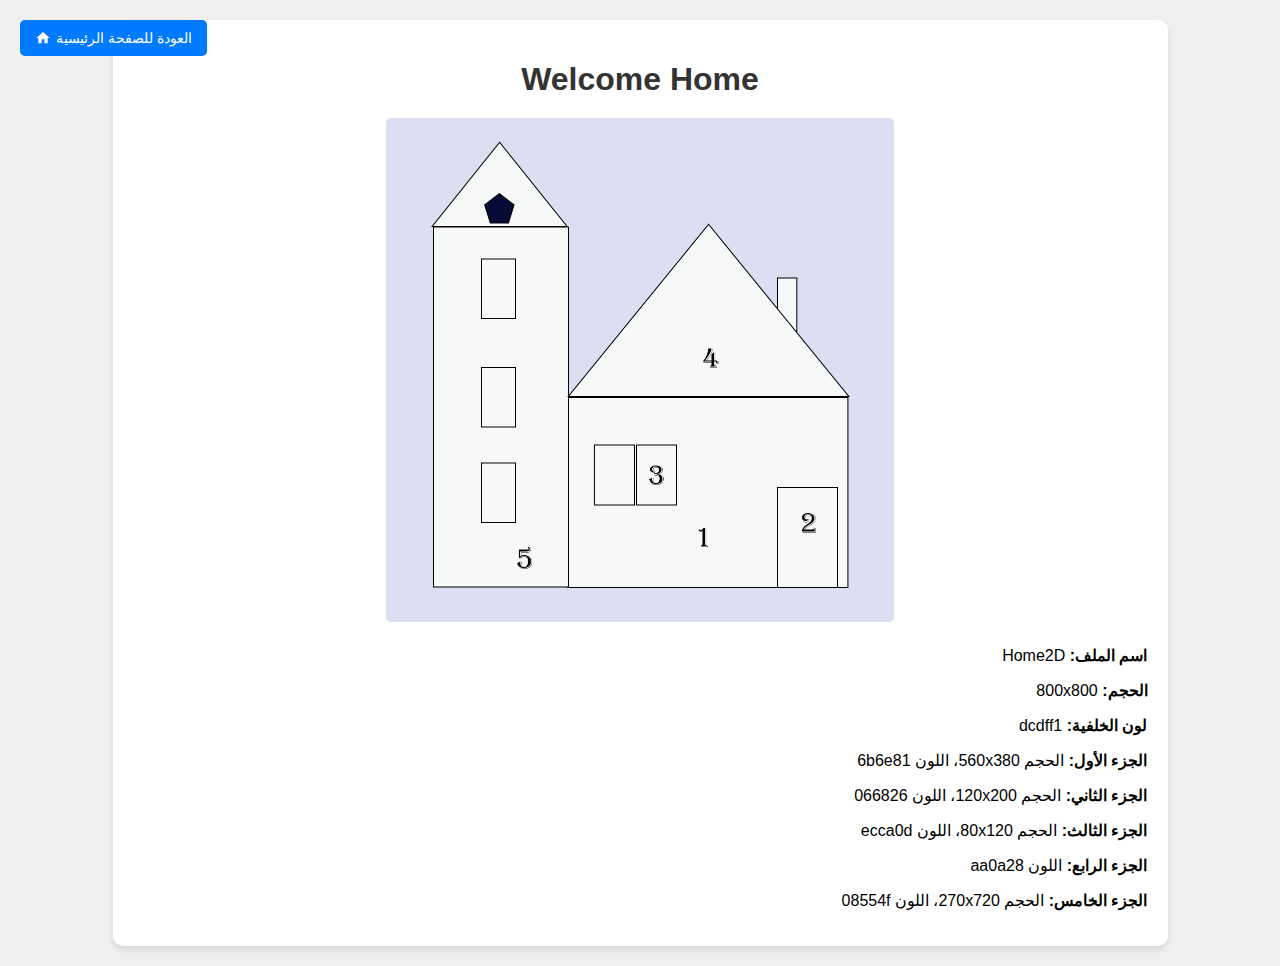
<file: home.html>
<!DOCTYPE html>
<html lang="en">
<head>
    <meta charset="UTF-8">
    <meta name="viewport" content="width=device-width, initial-scale=1.0">
    <title>Home</title>
    <style>
        body {
            margin: 0;
            padding: 20px;
            font-family: Arial, sans-serif;
            background-color: #f0f0f0;
            display: flex;
            justify-content: center;
            align-items: center;
            min-height: 100vh;
        }
        
        .container {
            text-align: center;
            background-color: white;
            padding: 20px;
            border-radius: 10px;
            box-shadow: 0 4px 6px rgba(0, 0, 0, 0.1);
        }
        
        h1 {
            color: #333;
            margin-bottom: 20px;
        }
        
        img {
            max-width: 100%;
            height: auto;
            border-radius: 5px;
        }
        
        .home-button {
            position: absolute;
            top: 20px;
            left: 20px;
            background-color: #007bff;
            color: white;
            border: none;
            padding: 10px 15px;
            border-radius: 5px;
            cursor: pointer;
            font-size: 14px;
            text-decoration: none;
            display: inline-flex;
            align-items: center;
            gap: 5px;
            transition: background-color 0.3s ease;
        }
        
        .home-button:hover {
            background-color: #0056b3;
        }
        
        .home-icon {
            width: 16px;
            height: 16px;
        }
    </style>
</head>
<body>
    <a href="index.html" class="home-button">
        <svg class="home-icon" viewBox="0 0 24 24" fill="currentColor">
            <path d="M10 20v-6h4v6h5v-8h3L12 3 2 12h3v8z"/>
        </svg>
        العودة للصفحة الرئيسية
    </a>
    <div class="container">
        <h1>Welcome Home</h1>
        <img src="Images/home2d.png"  style="width:50%;height: 50%; Image" />
        
        <div style="margin-top: 20px; text-align: right; direction: rtl; font-family: Arial, sans-serif;">
            <p><strong>اسم الملف:</strong> Home2D</p>
            <p><strong>الحجم:</strong> 800x800</p>
            <p><strong>لون الخلفية:</strong> dcdff1</p>
            <p><strong>الجزء الأول:</strong> الحجم 560x380، اللون 6b6e81</p>
            <p><strong>الجزء الثاني:</strong> الحجم 120x200، اللون 066826</p>
            <p><strong>الجزء الثالث:</strong> الحجم 80x120، اللون ecca0d</p>
            <p><strong>الجزء الرابع:</strong> اللون aa0a28</p>
            <p><strong>الجزء الخامس:</strong> الحجم 270x720، اللون 08554f</p>
        </div>
    </div>
</body>
</html>
</file>
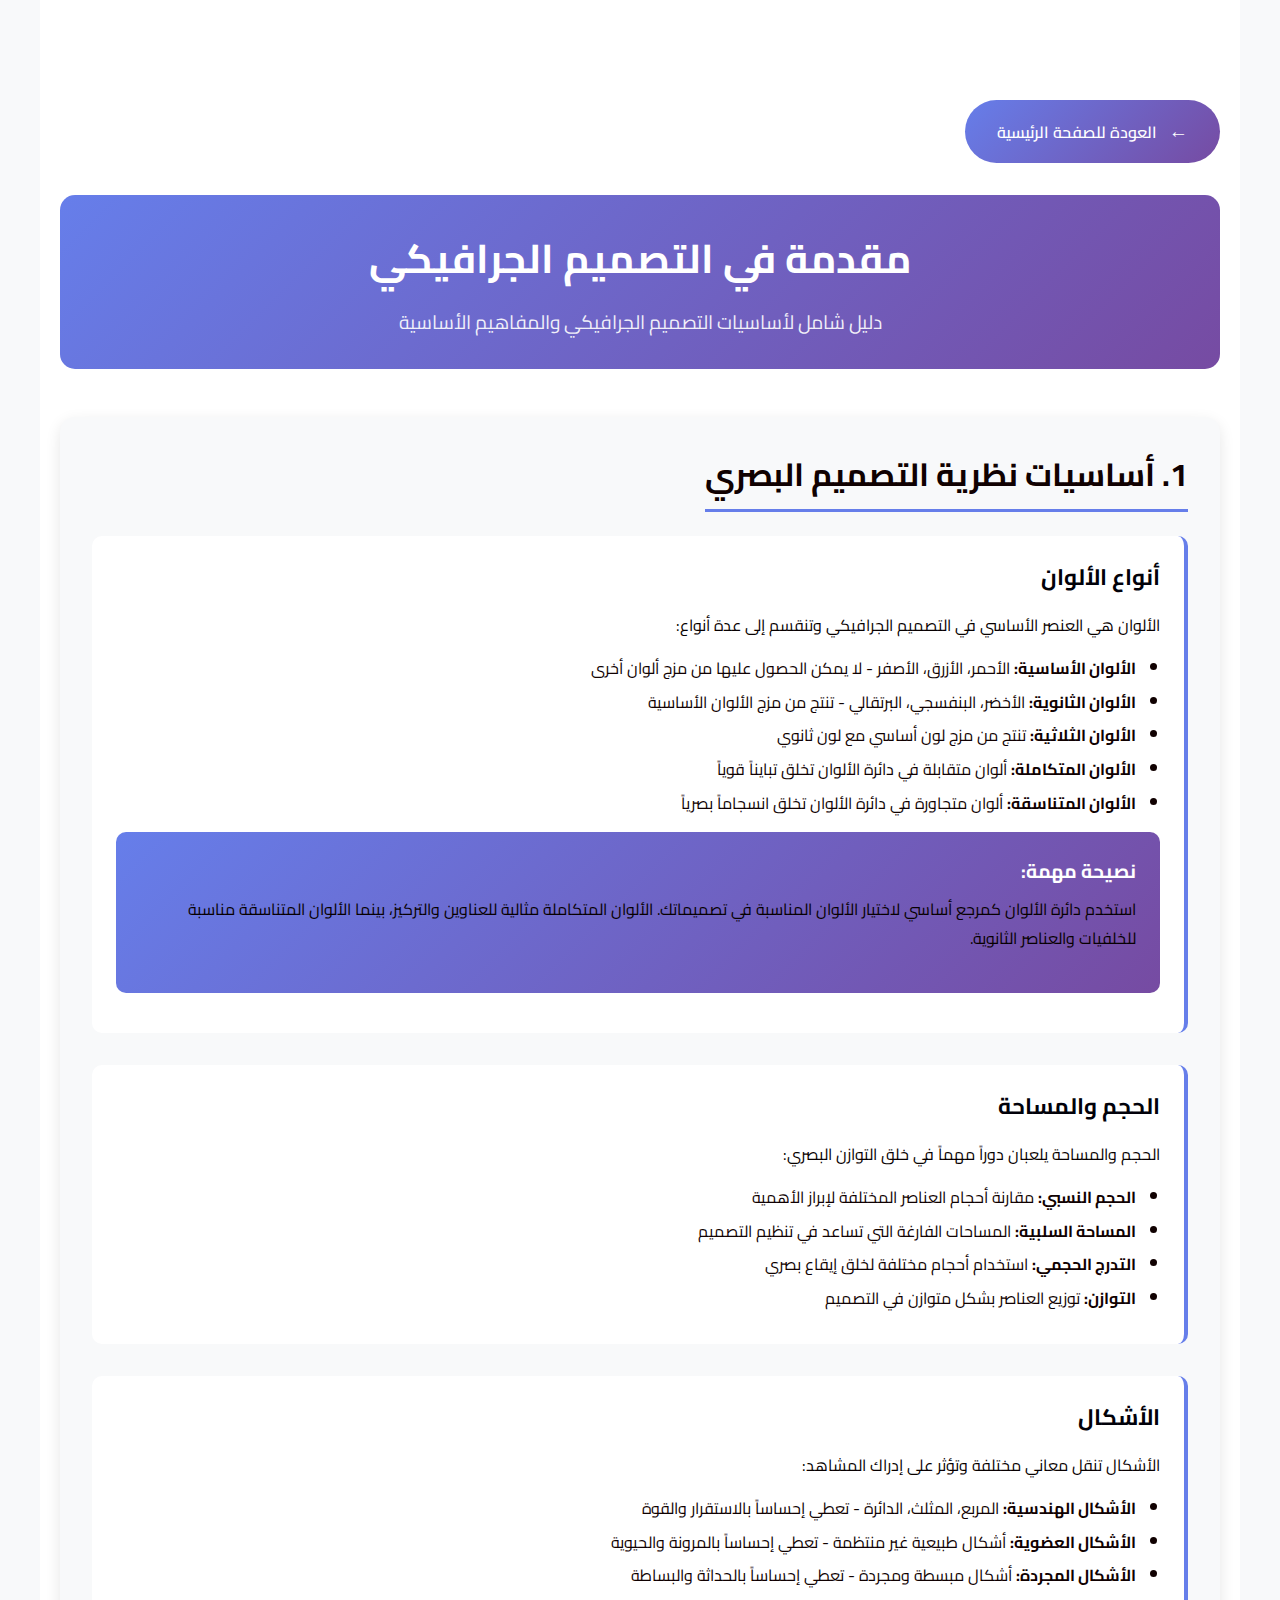
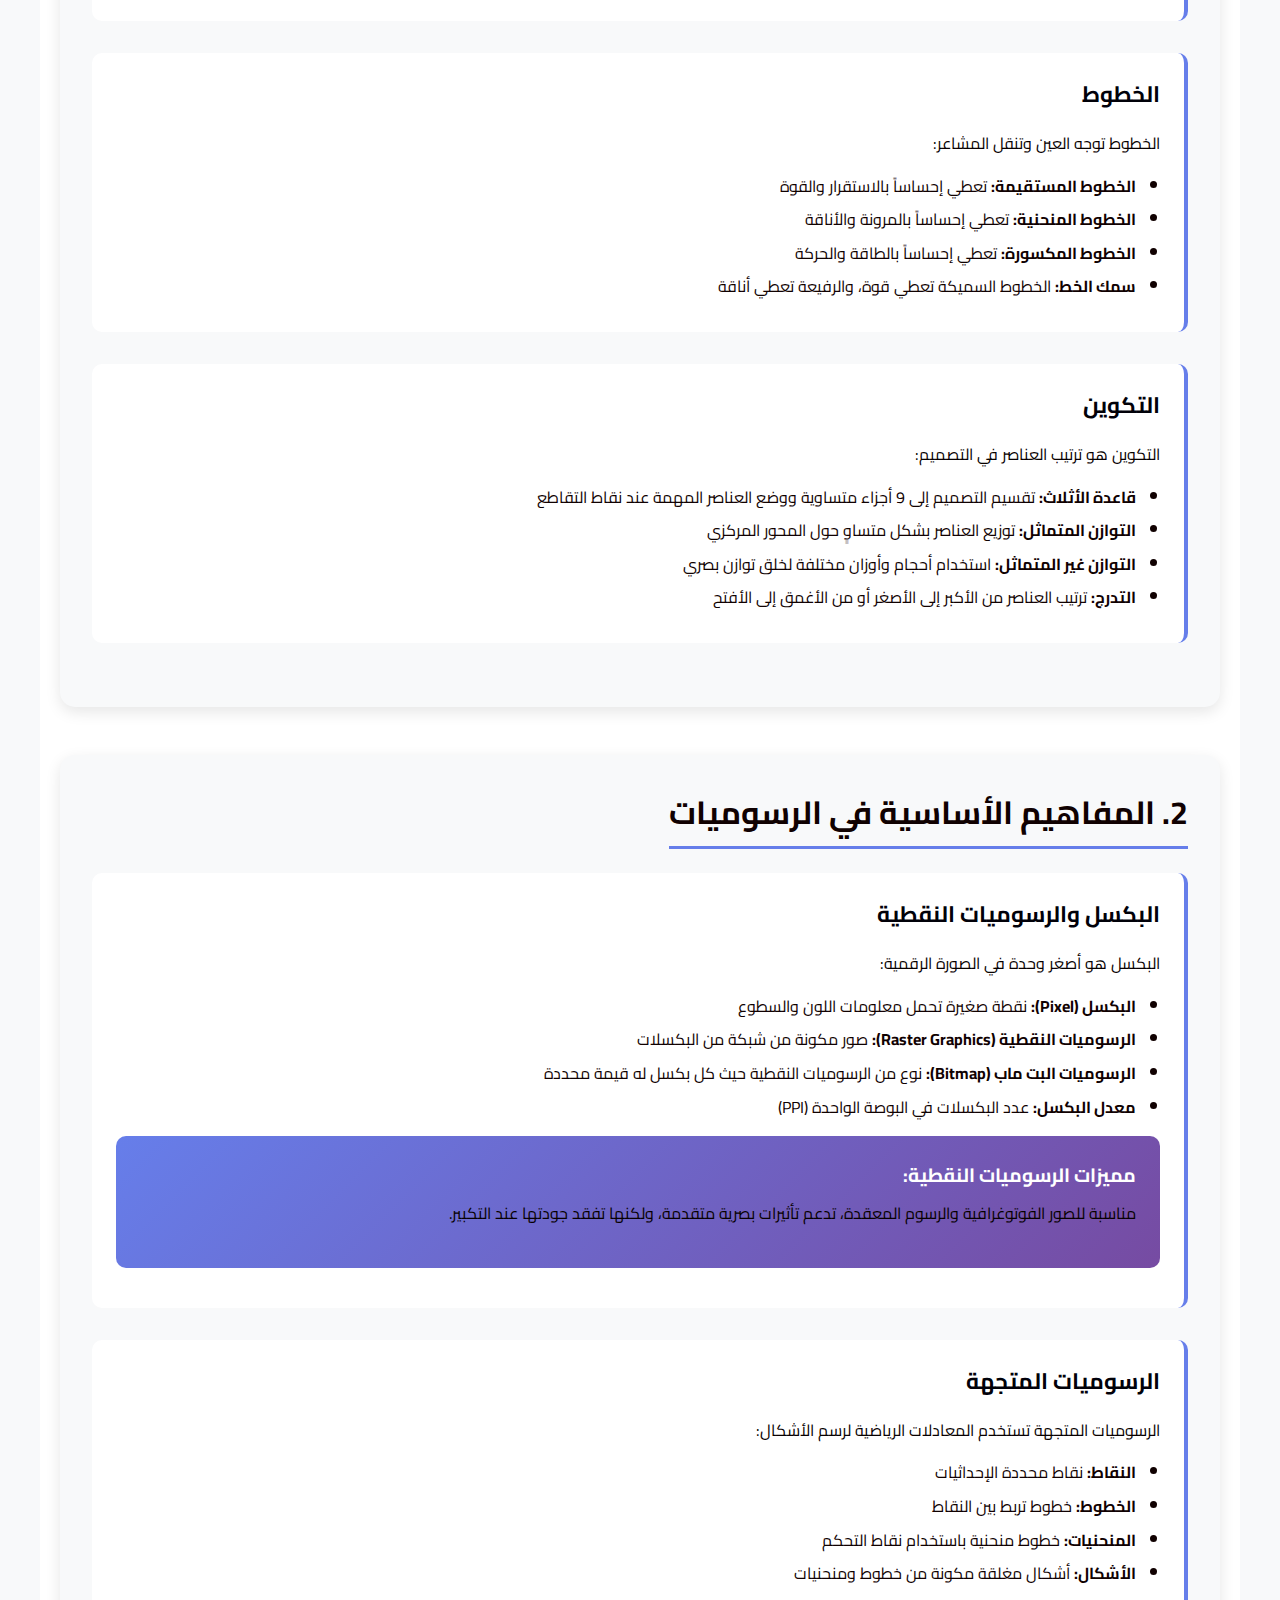
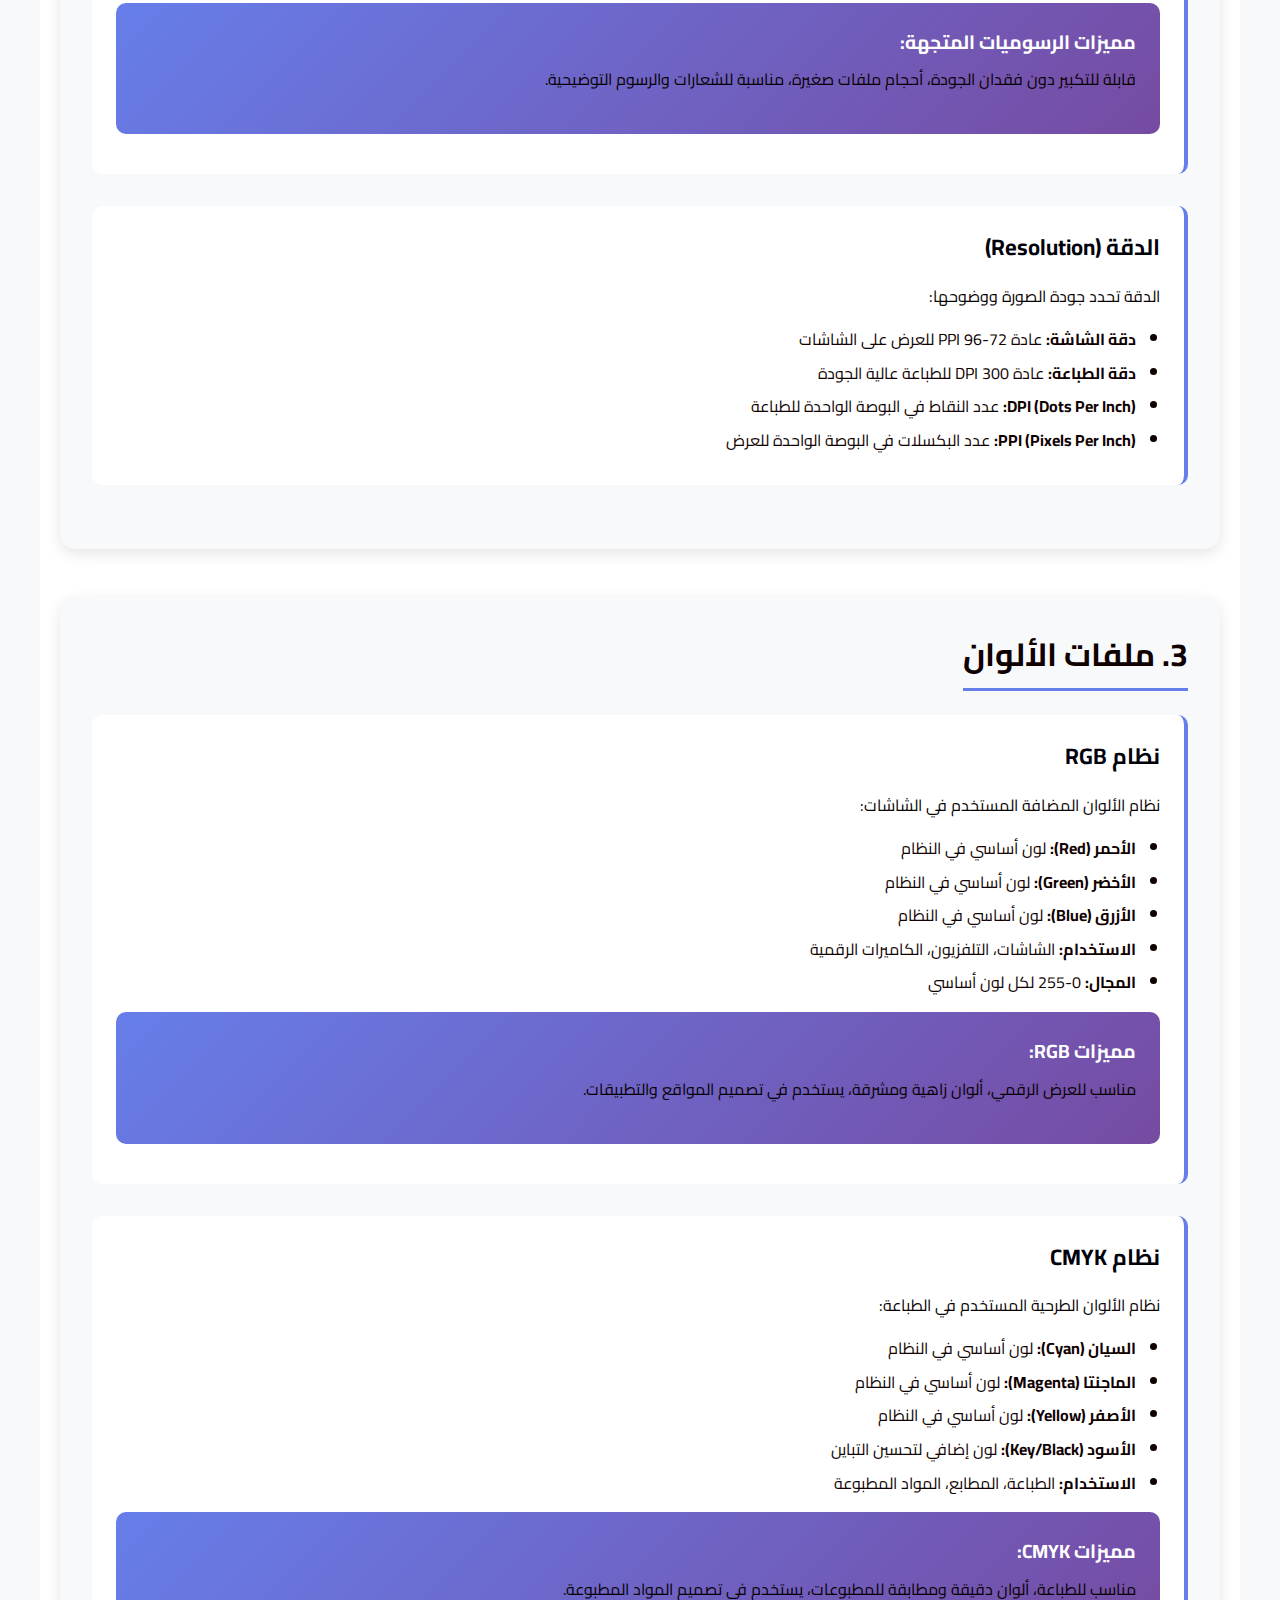
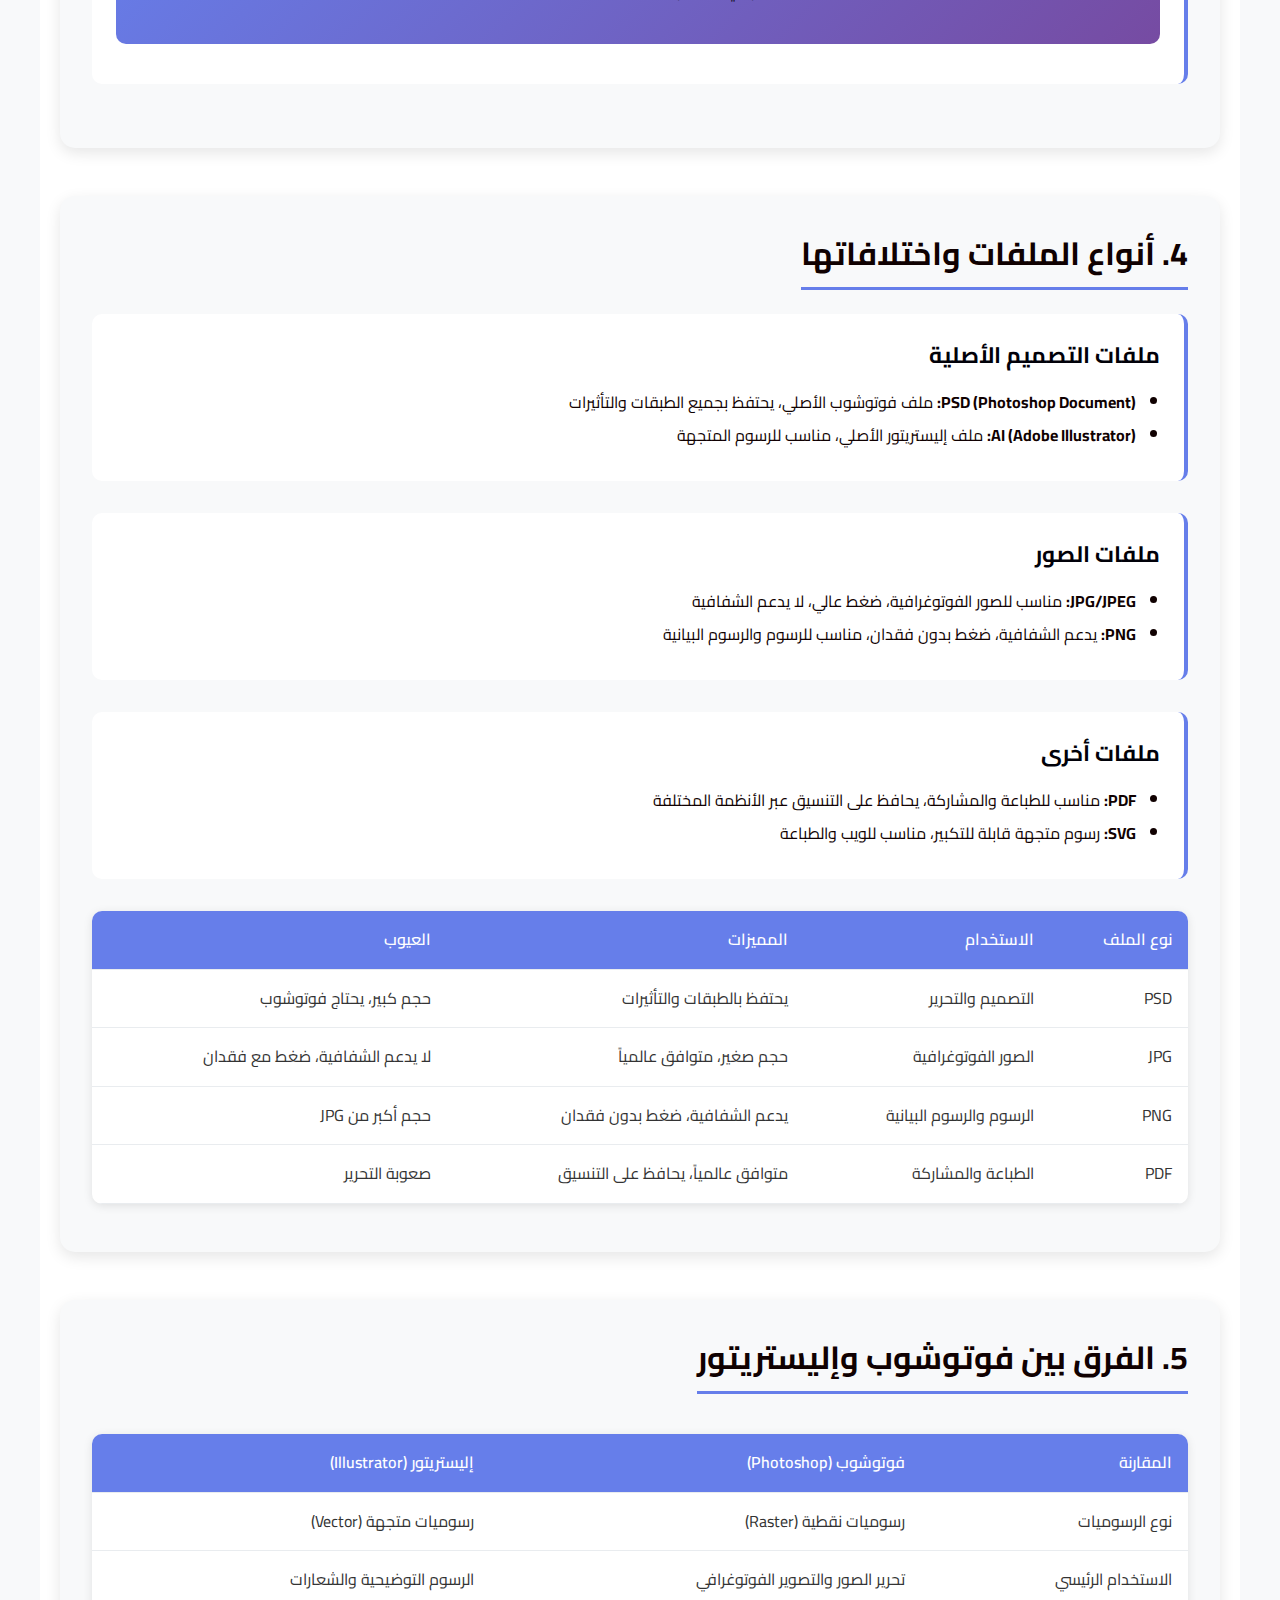
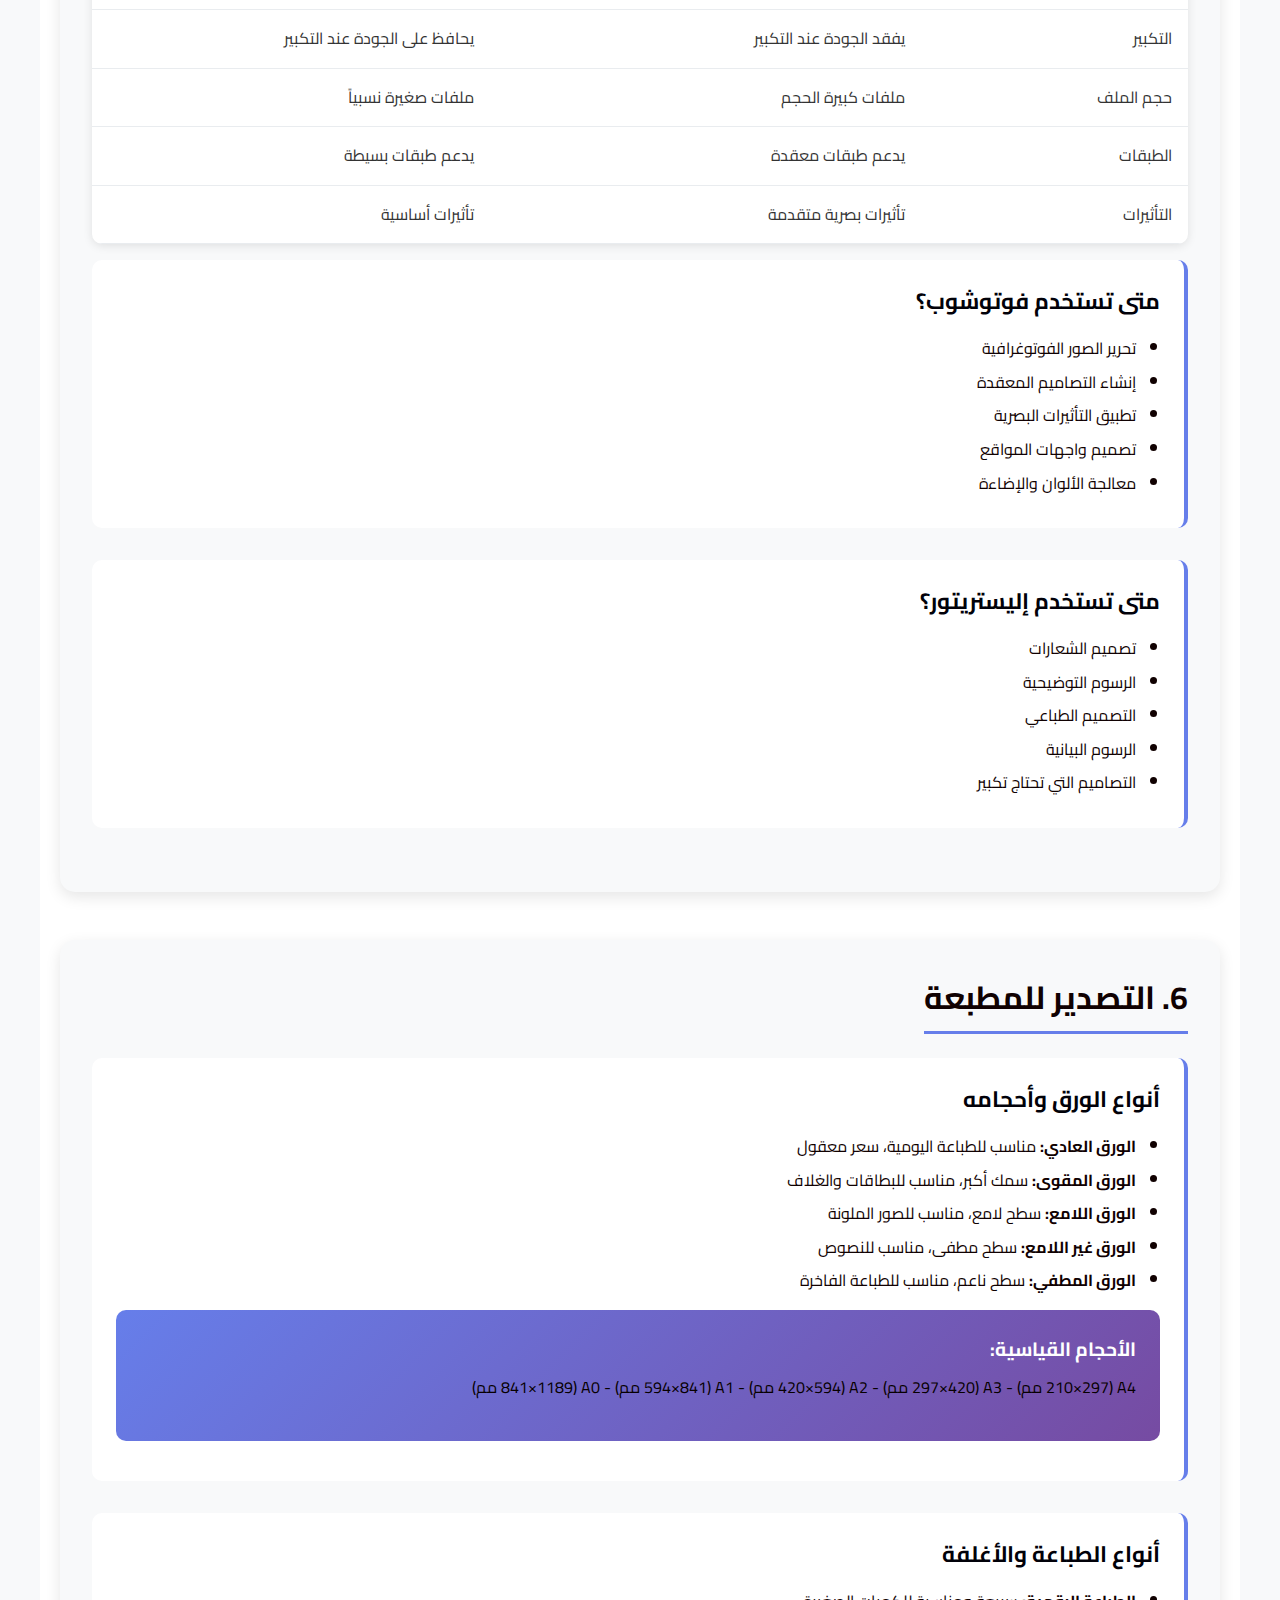
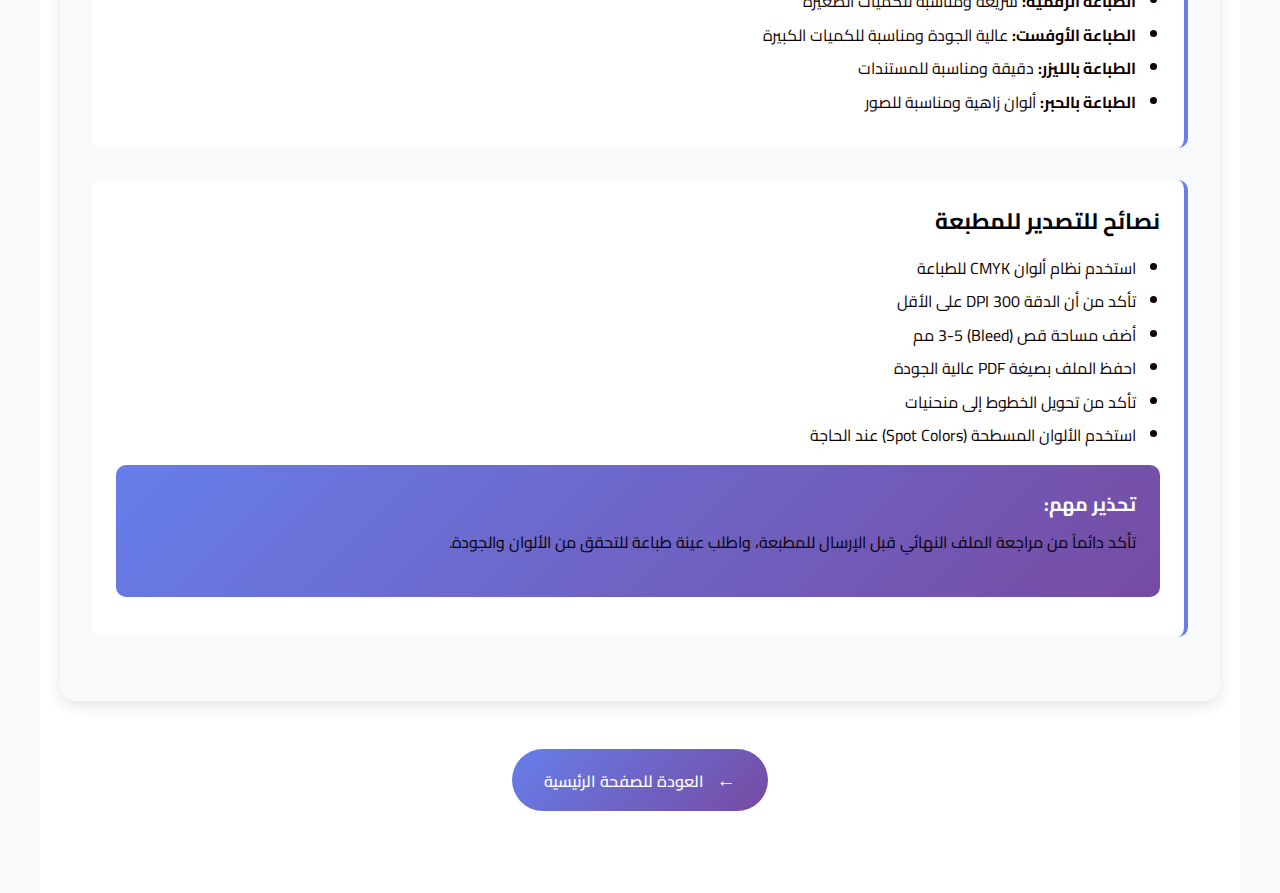
<file: Intro.html>
<!DOCTYPE html>
<html lang="ar" dir="rtl">
<head>
    <meta charset="UTF-8">
    <meta name="viewport" content="width=device-width, initial-scale=1.0">
    <title>مقدمة في التصميم الجرافيكي - أساسيات التصميم</title>
    <link rel="stylesheet" href="styles.css">
    <link href="https://fonts.googleapis.com/css2?family=Cairo:wght@300;400;600;700&display=swap" rel="stylesheet">
    <style>
        .intro-container {
            max-width: 1200px;
            margin: 0 auto;
            padding: 100px 20px 50px;
            background: white;
        }
        
        .intro-header {
            text-align: center;
            margin-bottom: 3rem;
            padding: 2rem;
            background: linear-gradient(135deg, #667eea 0%, #764ba2 100%);
            color: white;
            border-radius: 15px;
        }
        
        .intro-header h1 {
            font-size: 2.5rem;
            margin-bottom: 1rem;
            font-weight: 700;
        }
        
        .intro-header p {
            font-size: 1.2rem;
            opacity: 0.9;
        }
        
        .content-section {
            margin-bottom: 3rem;
            background: #f8f9fa;
            border-radius: 15px;
            padding: 2rem;
            box-shadow: 0 5px 15px rgba(0,0,0,0.1);
        }
        
        .section-title {
            font-size: 2rem;
            color: #100101;
            margin-bottom: 1.5rem;
            padding-bottom: 0.5rem;
            border-bottom: 3px solid #667eea;
            display: inline-block;
        }
        
        .subsection {
            margin-bottom: 2rem;
            background: white;
            padding: 1.5rem;
            border-radius: 10px;
            border-right: 4px solid #667eea;
        }
        
        .subsection h3 {
            color: #010109;
            font-size: 1.4rem;
            margin-bottom: 1rem;
        }
        
        .subsection p {
            line-height: 1.8;
            color: #070000;
            margin-bottom: 1rem;
        }
        
        .subsection ul {
            margin-right: 1.5rem;
            color: #100101;
        }
        
        .subsection li {
            margin-bottom: 0.5rem;
            line-height: 1.6;
        }
        
        .highlight-box {
            background: linear-gradient(135deg, #667eea 0%, #764ba2 100%);
            color: white;
            padding: 1.5rem;
            border-radius: 10px;
            margin: 1rem 0;
        }
        
        .highlight-box h4 {
            font-size: 1.2rem;
            margin-bottom: 0.5rem;
        }
        
        .comparison-table {
            width: 100%;
            border-collapse: collapse;
            margin: 1rem 0;
            background: white;
            border-radius: 10px;
            overflow: hidden;
            box-shadow: 0 2px 10px rgba(0,0,0,0.1);
        }
        
        .comparison-table th,
        .comparison-table td {
            padding: 1rem;
            text-align: right;
            border-bottom: 1px solid #e9ecef;
        }
        
        .comparison-table th {
            background: #667eea;
            color: white;
            font-weight: 600;
        }
        
        .comparison-table tr:hover {
            background: #f8f9fa;
        }
        
        .back-button {
            display: inline-block;
            background: linear-gradient(135deg, #667eea 0%, #764ba2 100%);
            color: white;
            padding: 1rem 2rem;
            text-decoration: none;
            border-radius: 50px;
            font-weight: 600;
            margin-bottom: 2rem;
            transition: transform 0.3s ease;
        }
        
        .back-button:hover {
            transform: translateY(-2px);
            box-shadow: 0 5px 15px rgba(0,0,0,0.2);
        }
        
        .icon {
            font-size: 1.2rem;
            margin-left: 0.5rem;
        }
        
        @media (max-width: 768px) {
            .intro-container {
                padding: 80px 15px 30px;
            }
            
            .intro-header h1 {
                font-size: 2rem;
            }
            
            .section-title {
                font-size: 1.5rem;
            }
            
            .comparison-table {
                font-size: 0.9rem;
            }
            
            .comparison-table th,
            .comparison-table td {
                padding: 0.5rem;
            }
        }
    </style>
</head>
<body>
    <div class="intro-container">
        <a href="index.html" class="back-button">
            <span class="icon">←</span>
            العودة للصفحة الرئيسية
        </a>
        
        <div class="intro-header">
            <h1>مقدمة في التصميم الجرافيكي</h1>
            <p>دليل شامل لأساسيات التصميم الجرافيكي والمفاهيم الأساسية</p>
        </div>

        <!-- Section 1: Visual Design Theory -->
        <div class="content-section">
            <h2 class="section-title">1. أساسيات نظرية التصميم البصري</h2>
            
            <div class="subsection">
                <h3>أنواع الألوان</h3>
                <p>الألوان هي العنصر الأساسي في التصميم الجرافيكي وتنقسم إلى عدة أنواع:</p>
                <ul>
                    <li><strong>الألوان الأساسية:</strong> الأحمر، الأزرق، الأصفر - لا يمكن الحصول عليها من مزج ألوان أخرى</li>
                    <li><strong>الألوان الثانوية:</strong> الأخضر، البنفسجي، البرتقالي - تنتج من مزج الألوان الأساسية</li>
                    <li><strong>الألوان الثلاثية:</strong> تنتج من مزج لون أساسي مع لون ثانوي</li>
                    <li><strong>الألوان المتكاملة:</strong> ألوان متقابلة في دائرة الألوان تخلق تبايناً قوياً</li>
                    <li><strong>الألوان المتناسقة:</strong> ألوان متجاورة في دائرة الألوان تخلق انسجاماً بصرياً</li>
                </ul>
                
                <div class="highlight-box">
                    <h4>نصيحة مهمة:</h4>
                    <p>استخدم دائرة الألوان كمرجع أساسي لاختيار الألوان المناسبة في تصميماتك. الألوان المتكاملة مثالية للعناوين والتركيز، بينما الألوان المتناسقة مناسبة للخلفيات والعناصر الثانوية.</p>
                </div>
            </div>

            <div class="subsection">
                <h3>الحجم والمساحة</h3>
                <p>الحجم والمساحة يلعبان دوراً مهماً في خلق التوازن البصري:</p>
                <ul>
                    <li><strong>الحجم النسبي:</strong> مقارنة أحجام العناصر المختلفة لإبراز الأهمية</li>
                    <li><strong>المساحة السلبية:</strong> المساحات الفارغة التي تساعد في تنظيم التصميم</li>
                    <li><strong>التدرج الحجمي:</strong> استخدام أحجام مختلفة لخلق إيقاع بصري</li>
                    <li><strong>التوازن:</strong> توزيع العناصر بشكل متوازن في التصميم</li>
                </ul>
            </div>

            <div class="subsection">
                <h3>الأشكال</h3>
                <p>الأشكال تنقل معاني مختلفة وتؤثر على إدراك المشاهد:</p>
                <ul>
                    <li><strong>الأشكال الهندسية:</strong> المربع، المثلث، الدائرة - تعطي إحساساً بالاستقرار والقوة</li>
                    <li><strong>الأشكال العضوية:</strong> أشكال طبيعية غير منتظمة - تعطي إحساساً بالمرونة والحيوية</li>
                    <li><strong>الأشكال المجردة:</strong> أشكال مبسطة ومجردة - تعطي إحساساً بالحداثة والبساطة</li>
                </ul>
            </div>

            <div class="subsection">
                <h3>الخطوط</h3>
                <p>الخطوط توجه العين وتنقل المشاعر:</p>
                <ul>
                    <li><strong>الخطوط المستقيمة:</strong> تعطي إحساساً بالاستقرار والقوة</li>
                    <li><strong>الخطوط المنحنية:</strong> تعطي إحساساً بالمرونة والأناقة</li>
                    <li><strong>الخطوط المكسورة:</strong> تعطي إحساساً بالطاقة والحركة</li>
                    <li><strong>سمك الخط:</strong> الخطوط السميكة تعطي قوة، والرفيعة تعطي أناقة</li>
                </ul>
            </div>

            <div class="subsection">
                <h3>التكوين</h3>
                <p>التكوين هو ترتيب العناصر في التصميم:</p>
                <ul>
                    <li><strong>قاعدة الأثلاث:</strong> تقسيم التصميم إلى 9 أجزاء متساوية ووضع العناصر المهمة عند نقاط التقاطع</li>
                    <li><strong>التوازن المتماثل:</strong> توزيع العناصر بشكل متساوٍ حول المحور المركزي</li>
                    <li><strong>التوازن غير المتماثل:</strong> استخدام أحجام وأوزان مختلفة لخلق توازن بصري</li>
                    <li><strong>التدرج:</strong> ترتيب العناصر من الأكبر إلى الأصغر أو من الأغمق إلى الأفتح</li>
                </ul>
            </div>
        </div>

        <!-- Section 2: Basic Graphics Concepts -->
        <div class="content-section">
            <h2 class="section-title">2. المفاهيم الأساسية في الرسوميات</h2>
            
            <div class="subsection">
                <h3>البكسل والرسوميات النقطية</h3>
                <p>البكسل هو أصغر وحدة في الصورة الرقمية:</p>
                <ul>
                    <li><strong>البكسل (Pixel):</strong> نقطة صغيرة تحمل معلومات اللون والسطوع</li>
                    <li><strong>الرسوميات النقطية (Raster Graphics):</strong> صور مكونة من شبكة من البكسلات</li>
                    <li><strong>الرسوميات البت ماب (Bitmap):</strong> نوع من الرسوميات النقطية حيث كل بكسل له قيمة محددة</li>
                    <li><strong>معدل البكسل:</strong> عدد البكسلات في البوصة الواحدة (PPI)</li>
                </ul>
                
                <div class="highlight-box">
                    <h4>مميزات الرسوميات النقطية:</h4>
                    <p>مناسبة للصور الفوتوغرافية والرسوم المعقدة، تدعم تأثيرات بصرية متقدمة، ولكنها تفقد جودتها عند التكبير.</p>
                </div>
            </div>

            <div class="subsection">
                <h3>الرسوميات المتجهة</h3>
                <p>الرسوميات المتجهة تستخدم المعادلات الرياضية لرسم الأشكال:</p>
                <ul>
                    <li><strong>النقاط:</strong> نقاط محددة الإحداثيات</li>
                    <li><strong>الخطوط:</strong> خطوط تربط بين النقاط</li>
                    <li><strong>المنحنيات:</strong> خطوط منحنية باستخدام نقاط التحكم</li>
                    <li><strong>الأشكال:</strong> أشكال مغلقة مكونة من خطوط ومنحنيات</li>
                </ul>
                
                <div class="highlight-box">
                    <h4>مميزات الرسوميات المتجهة:</h4>
                    <p>قابلة للتكبير دون فقدان الجودة، أحجام ملفات صغيرة، مناسبة للشعارات والرسوم التوضيحية.</p>
                </div>
            </div>

            <div class="subsection">
                <h3>الدقة (Resolution)</h3>
                <p>الدقة تحدد جودة الصورة ووضوحها:</p>
                <ul>
                    <li><strong>دقة الشاشة:</strong> عادة 72-96 PPI للعرض على الشاشات</li>
                    <li><strong>دقة الطباعة:</strong> عادة 300 DPI للطباعة عالية الجودة</li>
                    <li><strong>DPI (Dots Per Inch):</strong> عدد النقاط في البوصة الواحدة للطباعة</li>
                    <li><strong>PPI (Pixels Per Inch):</strong> عدد البكسلات في البوصة الواحدة للعرض</li>
                </ul>
            </div>
        </div>

        <!-- Section 3: Color Profiles -->
        <div class="content-section">
            <h2 class="section-title">3. ملفات الألوان</h2>
            
            <div class="subsection">
                <h3>نظام RGB</h3>
                <p>نظام الألوان المضافة المستخدم في الشاشات:</p>
                <ul>
                    <li><strong>الأحمر (Red):</strong> لون أساسي في النظام</li>
                    <li><strong>الأخضر (Green):</strong> لون أساسي في النظام</li>
                    <li><strong>الأزرق (Blue):</strong> لون أساسي في النظام</li>
                    <li><strong>الاستخدام:</strong> الشاشات، التلفزيون، الكاميرات الرقمية</li>
                    <li><strong>المجال:</strong> 0-255 لكل لون أساسي</li>
                </ul>
                
                <div class="highlight-box">
                    <h4>مميزات RGB:</h4>
                    <p>مناسب للعرض الرقمي، ألوان زاهية ومشرقة، يستخدم في تصميم المواقع والتطبيقات.</p>
                </div>
            </div>

            <div class="subsection">
                <h3>نظام CMYK</h3>
                <p>نظام الألوان الطرحية المستخدم في الطباعة:</p>
                <ul>
                    <li><strong>السيان (Cyan):</strong> لون أساسي في النظام</li>
                    <li><strong>الماجنتا (Magenta):</strong> لون أساسي في النظام</li>
                    <li><strong>الأصفر (Yellow):</strong> لون أساسي في النظام</li>
                    <li><strong>الأسود (Key/Black):</strong> لون إضافي لتحسين التباين</li>
                    <li><strong>الاستخدام:</strong> الطباعة، المطابع، المواد المطبوعة</li>
                </ul>
                
                <div class="highlight-box">
                    <h4>مميزات CMYK:</h4>
                    <p>مناسب للطباعة، ألوان دقيقة ومطابقة للمطبوعات، يستخدم في تصميم المواد المطبوعة.</p>
                </div>
            </div>
        </div>

        <!-- Section 4: File Formats -->
        <div class="content-section">
            <h2 class="section-title">4. أنواع الملفات واختلافاتها</h2>
            
            <div class="subsection">
                <h3>ملفات التصميم الأصلية</h3>
                <ul>
                    <li><strong>PSD (Photoshop Document):</strong> ملف فوتوشوب الأصلي، يحتفظ بجميع الطبقات والتأثيرات</li>
                    <li><strong>AI (Adobe Illustrator):</strong> ملف إليستريتور الأصلي، مناسب للرسوم المتجهة</li>
                </ul>
            </div>

            <div class="subsection">
                <h3>ملفات الصور</h3>
                <ul>
                    <li><strong>JPG/JPEG:</strong> مناسب للصور الفوتوغرافية، ضغط عالي، لا يدعم الشفافية</li>
                    <li><strong>PNG:</strong> يدعم الشفافية، ضغط بدون فقدان، مناسب للرسوم والرسوم البيانية</li>
                </ul>
            </div>

            <div class="subsection">
                <h3>ملفات أخرى</h3>
                <ul>
                    <li><strong>PDF:</strong> مناسب للطباعة والمشاركة، يحافظ على التنسيق عبر الأنظمة المختلفة</li>
                    <li><strong>SVG:</strong> رسوم متجهة قابلة للتكبير، مناسب للويب والطباعة</li>
                </ul>
            </div>

            <table class="comparison-table">
                <thead>
                    <tr>
                        <th>نوع الملف</th>
                        <th>الاستخدام</th>
                        <th>المميزات</th>
                        <th>العيوب</th>
                    </tr>
                </thead>
                <tbody>
                    <tr>
                        <td>PSD</td>
                        <td>التصميم والتحرير</td>
                        <td>يحتفظ بالطبقات والتأثيرات</td>
                        <td>حجم كبير، يحتاج فوتوشوب</td>
                    </tr>
                    <tr>
                        <td>JPG</td>
                        <td>الصور الفوتوغرافية</td>
                        <td>حجم صغير، متوافق عالمياً</td>
                        <td>لا يدعم الشفافية، ضغط مع فقدان</td>
                    </tr>
                    <tr>
                        <td>PNG</td>
                        <td>الرسوم والرسوم البيانية</td>
                        <td>يدعم الشفافية، ضغط بدون فقدان</td>
                        <td>حجم أكبر من JPG</td>
                    </tr>
                    <tr>
                        <td>PDF</td>
                        <td>الطباعة والمشاركة</td>
                        <td>متوافق عالمياً، يحافظ على التنسيق</td>
                        <td>صعوبة التحرير</td>
                    </tr>
                </tbody>
            </table>
        </div>

        <!-- Section 5: Photoshop vs Illustrator -->
        <div class="content-section">
            <h2 class="section-title">5. الفرق بين فوتوشوب وإليستريتور</h2>
            
            <table class="comparison-table">
                <thead>
                    <tr>
                        <th>المقارنة</th>
                        <th>فوتوشوب (Photoshop)</th>
                        <th>إليستريتور (Illustrator)</th>
                    </tr>
                </thead>
                <tbody>
                    <tr>
                        <td>نوع الرسوميات</td>
                        <td>رسوميات نقطية (Raster)</td>
                        <td>رسوميات متجهة (Vector)</td>
                    </tr>
                    <tr>
                        <td>الاستخدام الرئيسي</td>
                        <td>تحرير الصور والتصوير الفوتوغرافي</td>
                        <td>الرسوم التوضيحية والشعارات</td>
                    </tr>
                    <tr>
                        <td>التكبير</td>
                        <td>يفقد الجودة عند التكبير</td>
                        <td>يحافظ على الجودة عند التكبير</td>
                    </tr>
                    <tr>
                        <td>حجم الملف</td>
                        <td>ملفات كبيرة الحجم</td>
                        <td>ملفات صغيرة نسبياً</td>
                    </tr>
                    <tr>
                        <td>الطبقات</td>
                        <td>يدعم طبقات معقدة</td>
                        <td>يدعم طبقات بسيطة</td>
                    </tr>
                    <tr>
                        <td>التأثيرات</td>
                        <td>تأثيرات بصرية متقدمة</td>
                        <td>تأثيرات أساسية</td>
                    </tr>
                </tbody>
            </table>

            <div class="subsection">
                <h3>متى تستخدم فوتوشوب؟</h3>
                <ul>
                    <li>تحرير الصور الفوتوغرافية</li>
                    <li>إنشاء التصاميم المعقدة</li>
                    <li>تطبيق التأثيرات البصرية</li>
                    <li>تصميم واجهات المواقع</li>
                    <li>معالجة الألوان والإضاءة</li>
                </ul>
            </div>

            <div class="subsection">
                <h3>متى تستخدم إليستريتور؟</h3>
                <ul>
                    <li>تصميم الشعارات</li>
                    <li>الرسوم التوضيحية</li>
                    <li>التصميم الطباعي</li>
                    <li>الرسوم البيانية</li>
                    <li>التصاميم التي تحتاج تكبير</li>
                </ul>
            </div>
        </div>

        <!-- Section 6: Printing Guide -->
        <div class="content-section">
            <h2 class="section-title">6. التصدير للمطبعة</h2>
            
            <div class="subsection">
                <h3>أنواع الورق وأحجامه</h3>
                <ul>
                    <li><strong>الورق العادي:</strong> مناسب للطباعة اليومية، سعر معقول</li>
                    <li><strong>الورق المقوى:</strong> سمك أكبر، مناسب للبطاقات والغلاف</li>
                    <li><strong>الورق اللامع:</strong> سطح لامع، مناسب للصور الملونة</li>
                    <li><strong>الورق غير اللامع:</strong> سطح مطفى، مناسب للنصوص</li>
                    <li><strong>الورق المطفي:</strong> سطح ناعم، مناسب للطباعة الفاخرة</li>
                </ul>
                
                <div class="highlight-box">
                    <h4>الأحجام القياسية:</h4>
                    <p>A4 (210×297 مم) - A3 (297×420 مم) - A2 (420×594 مم) - A1 (594×841 مم) - A0 (841×1189 مم)</p>
                </div>
            </div>

            <div class="subsection">
                <h3>أنواع الطباعة والأغلفة</h3>
                <ul>
                    <li><strong>الطباعة الرقمية:</strong> سريعة ومناسبة للكميات الصغيرة</li>
                    <li><strong>الطباعة الأوفست:</strong> عالية الجودة ومناسبة للكميات الكبيرة</li>
                    <li><strong>الطباعة بالليزر:</strong> دقيقة ومناسبة للمستندات</li>
                    <li><strong>الطباعة بالحبر:</strong> ألوان زاهية ومناسبة للصور</li>
                </ul>
            </div>

            <div class="subsection">
                <h3>نصائح للتصدير للمطبعة</h3>
                <ul>
                    <li>استخدم نظام ألوان CMYK للطباعة</li>
                    <li>تأكد من أن الدقة 300 DPI على الأقل</li>
                    <li>أضف مساحة قص (Bleed) 3-5 مم</li>
                    <li>احفظ الملف بصيغة PDF عالية الجودة</li>
                    <li>تأكد من تحويل الخطوط إلى منحنيات</li>
                    <li>استخدم الألوان المسطحة (Spot Colors) عند الحاجة</li>
                </ul>
                
                <div class="highlight-box">
                    <h4>تحذير مهم:</h4>
                    <p>تأكد دائماً من مراجعة الملف النهائي قبل الإرسال للمطبعة، واطلب عينة طباعة للتحقق من الألوان والجودة.</p>
                </div>
            </div>
        </div>

        <div style="text-align: center; margin-top: 3rem;">
            <a href="index.html" class="back-button">
                <span class="icon">←</span>
                العودة للصفحة الرئيسية
            </a>
        </div>
    </div>
</body>
</html>
</file>
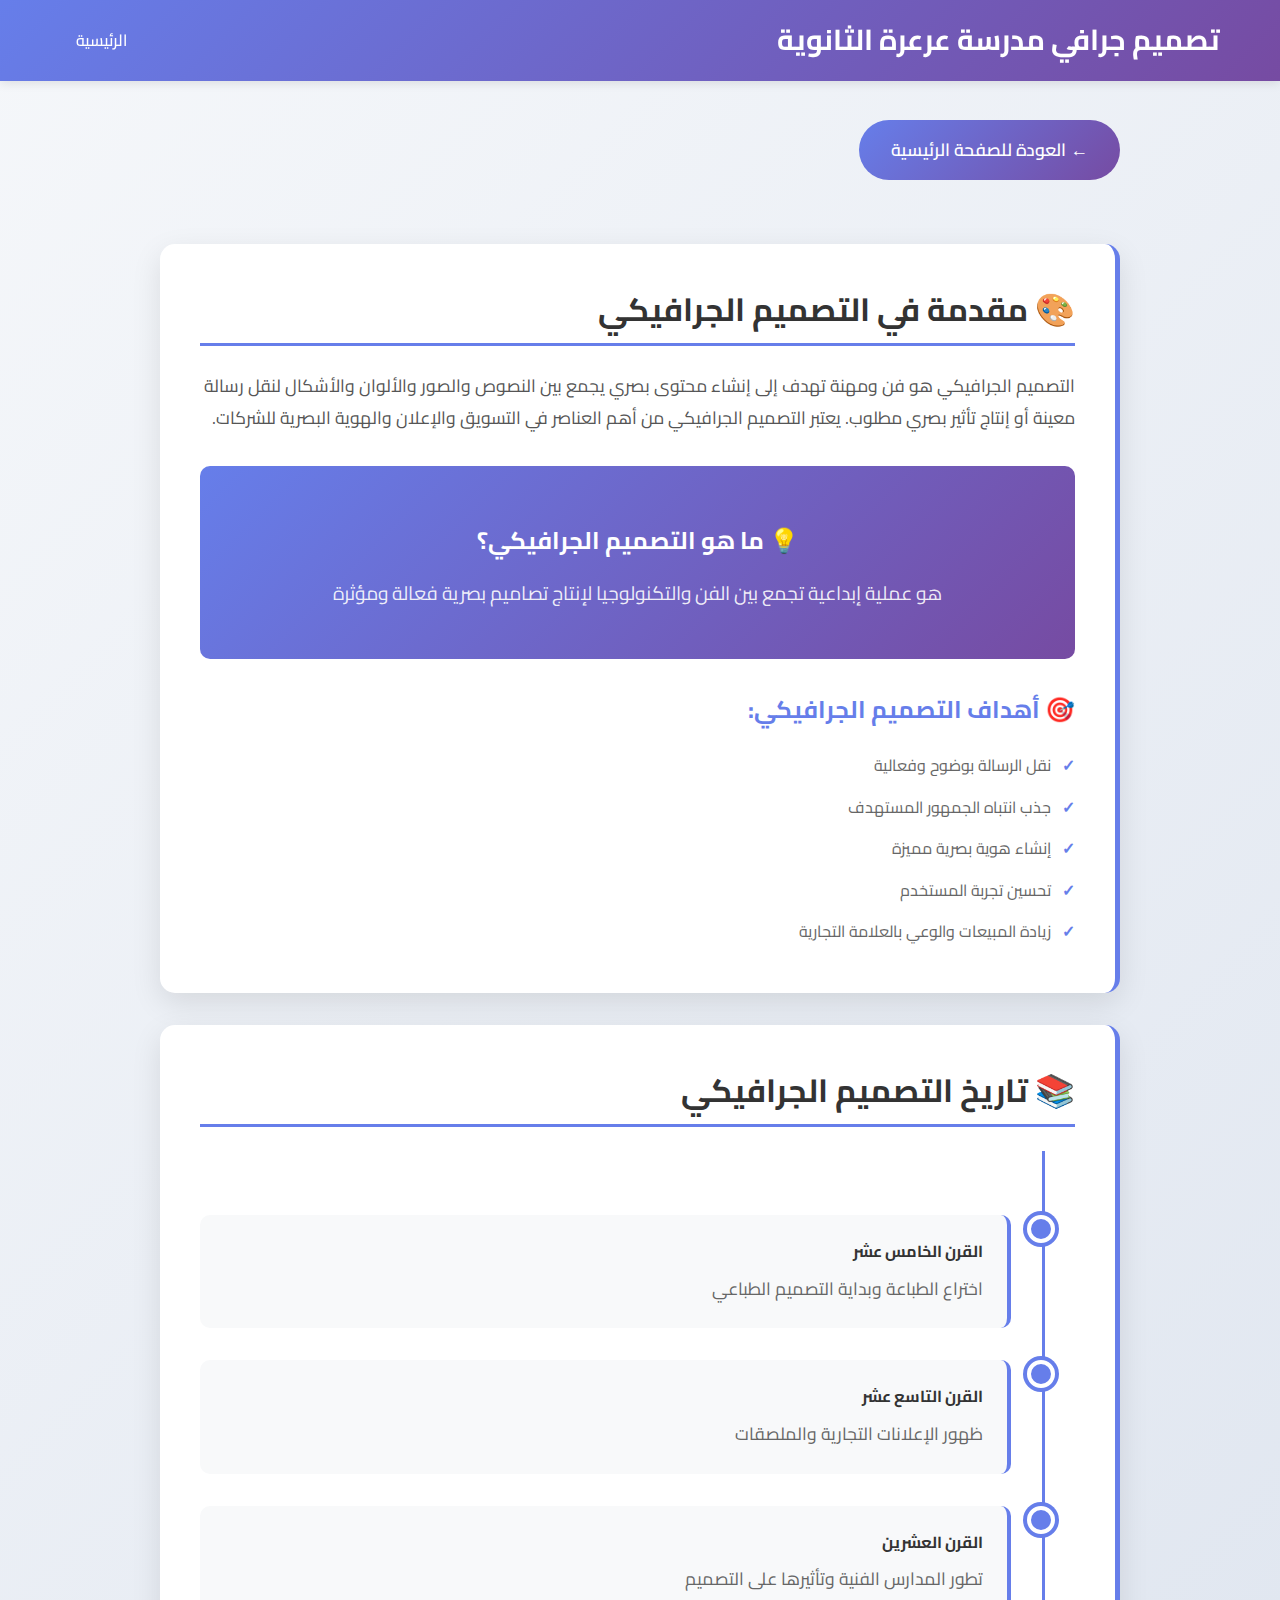
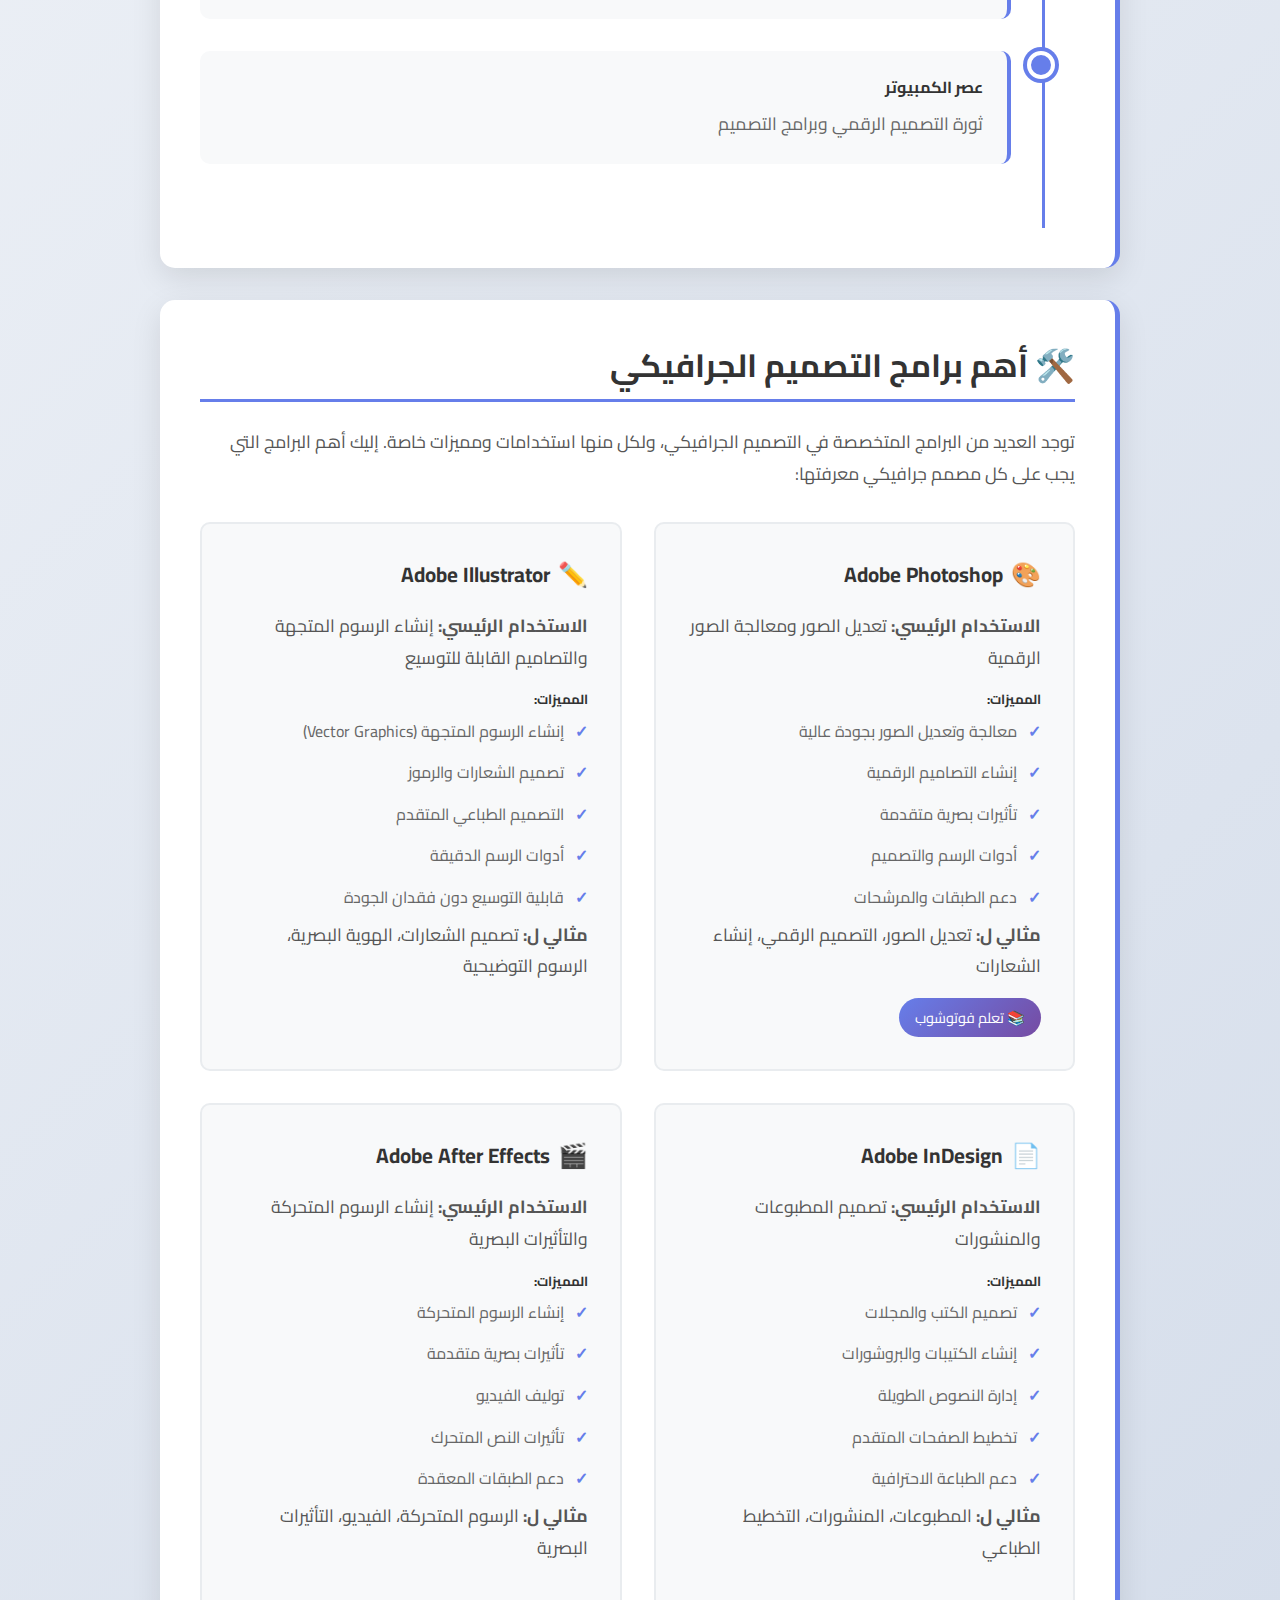
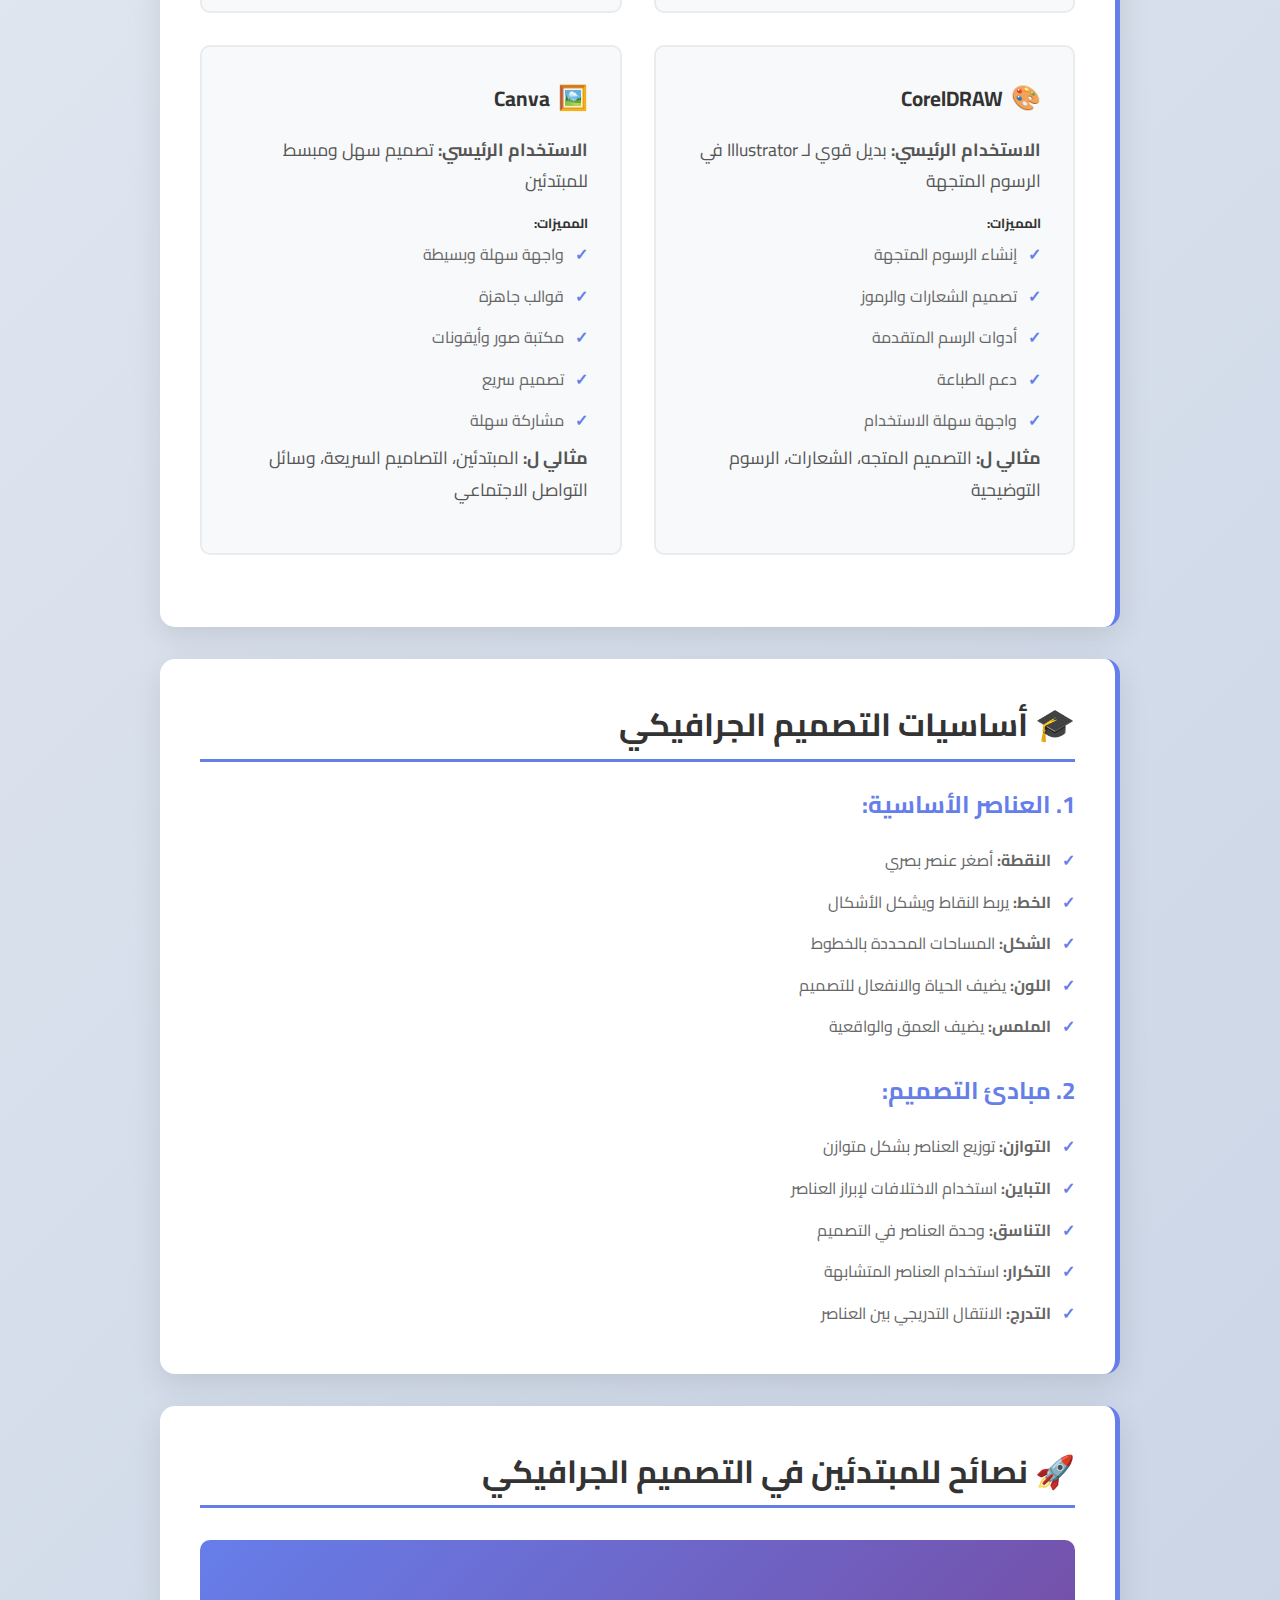
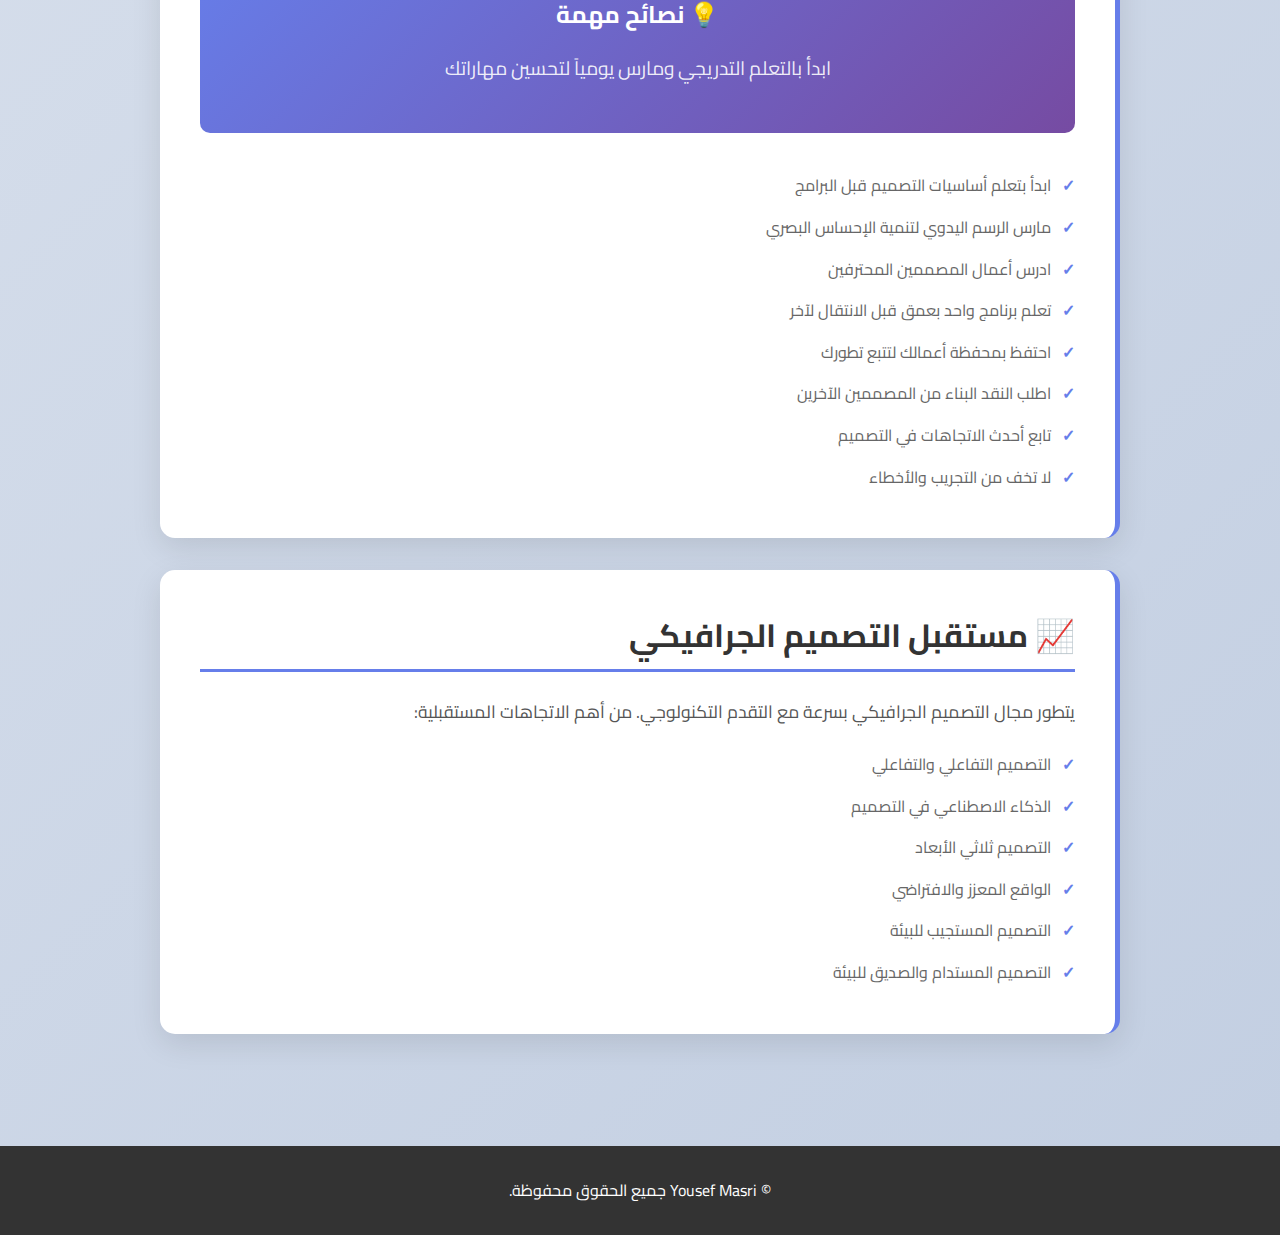
<file: Page1.html>
<!DOCTYPE html>
<html lang="ar" dir="rtl">
<head>
    <meta charset="UTF-8">
    <meta name="viewport" content="width=device-width, initial-scale=1.0">
    <title>مقدمة في التصميم الجرافيكي - Graphic Design Introduction</title>
    <link rel="stylesheet" href="styles.css">
    <link href="https://fonts.googleapis.com/css2?family=Cairo:wght@300;400;600;700&display=swap" rel="stylesheet">
    <style>
        .page-content {
            padding: 120px 0 80px;
            background: linear-gradient(135deg, #f5f7fa 0%, #c3cfe2 100%);
            min-height: 100vh;
        }
        
        .content-container {
            max-width: 1000px;
            margin: 0 auto;
            padding: 0 20px;
        }
        
        .section {
            background: white;
            margin: 2rem 0;
            padding: 2.5rem;
            border-radius: 15px;
            box-shadow: 0 10px 30px rgba(0,0,0,0.1);
            border-right: 5px solid #667eea;
        }
        
        .section h2 {
            color: #333;
            font-size: 2rem;
            margin-bottom: 1.5rem;
            border-bottom: 3px solid #667eea;
            padding-bottom: 0.5rem;
        }
        
        .section h3 {
            color: #667eea;
            font-size: 1.5rem;
            margin: 1.5rem 0 1rem;
        }
        
        .section p {
            font-size: 1.1rem;
            line-height: 1.8;
            color: #555;
            margin-bottom: 1rem;
        }
        
        .software-grid {
            display: grid;
            grid-template-columns: repeat(auto-fit, minmax(300px, 1fr));
            gap: 2rem;
            margin: 2rem 0;
        }
        
        .software-card {
            background: #f8f9fa;
            padding: 2rem;
            border-radius: 10px;
            border: 2px solid #e9ecef;
            transition: transform 0.3s ease, box-shadow 0.3s ease;
        }
        
        .software-card:hover {
            transform: translateY(-5px);
            box-shadow: 0 15px 30px rgba(0,0,0,0.1);
            border-color: #667eea;
        }
        
        .software-card h4 {
            color: #333;
            font-size: 1.3rem;
            margin-bottom: 1rem;
            display: flex;
            align-items: center;
            gap: 0.5rem;
        }
        
        .software-icon {
            font-size: 1.5rem;
        }
        
        .features-list {
            list-style: none;
            padding: 0;
        }
        
        .features-list li {
            padding: 0.5rem 0;
            color: #666;
            position: relative;
            padding-right: 1.5rem;
        }
        
        .features-list li::before {
            content: '✓';
            position: absolute;
            right: 0;
            color: #667eea;
            font-weight: bold;
        }
        
        .back-button {
            background: linear-gradient(135deg, #667eea 0%, #764ba2 100%);
            color: white;
            border: none;
            padding: 1rem 2rem;
            font-size: 1.1rem;
            font-weight: 600;
            border-radius: 50px;
            cursor: pointer;
            transition: all 0.3s ease;
            font-family: 'Cairo', Arial, sans-serif;
            margin-bottom: 2rem;
            text-decoration: none;
            display: inline-block;
        }
        
        .back-button:hover {
            transform: translateY(-2px);
            box-shadow: 0 5px 15px rgba(0,0,0,0.2);
        }
        
        .highlight-box {
            background: linear-gradient(135deg, #667eea 0%, #764ba2 100%);
            color: white;
            padding: 2rem;
            border-radius: 10px;
            margin: 2rem 0;
            text-align: center;
        }
        
        .highlight-box h3 {
            color: white;
            margin-bottom: 1rem;
        }
        
        .highlight-box p {
            color: rgba(255,255,255,0.9);
            font-size: 1.2rem;
        }
        
        .timeline {
            position: relative;
            padding: 2rem 0;
        }
        
        .timeline::before {
            content: '';
            position: absolute;
            right: 30px;
            top: 0;
            bottom: 0;
            width: 3px;
            background: #667eea;
        }
        
        .timeline-item {
            position: relative;
            margin: 2rem 0;
            padding-right: 4rem;
        }
        
        .timeline-item::before {
            content: '';
            position: absolute;
            right: 20px;
            top: 0;
            width: 20px;
            height: 20px;
            background: #667eea;
            border-radius: 50%;
            border: 4px solid white;
            box-shadow: 0 0 0 4px #667eea;
        }
        
        .timeline-content {
            background: #f8f9fa;
            padding: 1.5rem;
            border-radius: 10px;
            border-right: 4px solid #667eea;
        }
        
        .timeline-content h4 {
            color: #333;
            margin-bottom: 0.5rem;
        }
        
        .timeline-content p {
            color: #666;
            margin: 0;
        }
        
        @media (max-width: 768px) {
            .section {
                padding: 1.5rem;
                margin: 1rem 0;
            }
            
            .software-grid {
                grid-template-columns: 1fr;
            }
            
            .timeline::before {
                right: 15px;
            }
            
            .timeline-item {
                padding-right: 2.5rem;
            }
            
            .timeline-item::before {
                right: 5px;
            }
        }
    </style>
</head>
<body>
    <header>
        <nav class="navbar">
            <div class="nav-container">
                <div class="logo">
                    <h1>تصميم جرافي مدرسة عرعرة الثانوية </h1>
                </div>
                <ul class="nav-menu">
                    <li><a href="index.html">الرئيسية</a></li>
                 
                </ul>
                <div class="hamburger">
                    <span></span>
                    <span></span>
                    <span></span>
                </div>
            </div>
        </nav>
    </header>

    <main class="page-content">
        <div class="content-container">
            <a href="index.html" class="back-button">← العودة للصفحة الرئيسية</a>
            
            <div class="section">
                <h2>🎨 مقدمة في التصميم الجرافيكي</h2>
                <p>التصميم الجرافيكي هو فن ومهنة تهدف إلى إنشاء محتوى بصري يجمع بين النصوص والصور والألوان والأشكال لنقل رسالة معينة أو إنتاج تأثير بصري مطلوب. يعتبر التصميم الجرافيكي من أهم العناصر في التسويق والإعلان والهوية البصرية للشركات.</p>
                
                <div class="highlight-box">
                    <h3>💡 ما هو التصميم الجرافيكي؟</h3>
                    <p>هو عملية إبداعية تجمع بين الفن والتكنولوجيا لإنتاج تصاميم بصرية فعالة ومؤثرة</p>
                </div>
                
                <h3>🎯 أهداف التصميم الجرافيكي:</h3>
                <ul class="features-list">
                    <li>نقل الرسالة بوضوح وفعالية</li>
                    <li>جذب انتباه الجمهور المستهدف</li>
                    <li>إنشاء هوية بصرية مميزة</li>
                    <li>تحسين تجربة المستخدم</li>
                    <li>زيادة المبيعات والوعي بالعلامة التجارية</li>
                </ul>
            </div>

            <div class="section">
                <h2>📚 تاريخ التصميم الجرافيكي</h2>
                <div class="timeline">
                    <div class="timeline-item">
                        <div class="timeline-content">
                            <h4>القرن الخامس عشر</h4>
                            <p>اختراع الطباعة وبداية التصميم الطباعي</p>
                        </div>
                    </div>
                    <div class="timeline-item">
                        <div class="timeline-content">
                            <h4>القرن التاسع عشر</h4>
                            <p>ظهور الإعلانات التجارية والملصقات</p>
                        </div>
                    </div>
                    <div class="timeline-item">
                        <div class="timeline-content">
                            <h4>القرن العشرين</h4>
                            <p>تطور المدارس الفنية وتأثيرها على التصميم</p>
                        </div>
                    </div>
                    <div class="timeline-item">
                        <div class="timeline-content">
                            <h4>عصر الكمبيوتر</h4>
                            <p>ثورة التصميم الرقمي وبرامج التصميم</p>
                        </div>
                    </div>
                </div>
            </div>

            <div class="section">
                <h2>🛠️ أهم برامج التصميم الجرافيكي</h2>
                <p>توجد العديد من البرامج المتخصصة في التصميم الجرافيكي، ولكل منها استخدامات ومميزات خاصة. إليك أهم البرامج التي يجب على كل مصمم جرافيكي معرفتها:</p>
                
                <div class="software-grid">
                    <div class="software-card">
                        <h4><span class="software-icon">🎨</span> Adobe Photoshop</h4>
                        <p><strong>الاستخدام الرئيسي:</strong> تعديل الصور ومعالجة الصور الرقمية</p>
                        <h5>المميزات:</h5>
                        <ul class="features-list">
                            <li>معالجة وتعديل الصور بجودة عالية</li>
                            <li>إنشاء التصاميم الرقمية</li>
                            <li>تأثيرات بصرية متقدمة</li>
                            <li>أدوات الرسم والتصميم</li>
                            <li>دعم الطبقات والمرشحات</li>
                        </ul>
                        <p><strong>مثالي ل:</strong> تعديل الصور، التصميم الرقمي، إنشاء الشعارات</p>
                        <div style="margin-top: 1rem;">
                            <a href="Page2.html" style="background: linear-gradient(135deg, #667eea 0%, #764ba2 100%); color: white; padding: 0.5rem 1rem; border-radius: 20px; text-decoration: none; font-size: 0.9rem; display: inline-block; transition: transform 0.3s ease;">
                                📚 تعلم فوتوشوب
                            </a>
                        </div>
                    </div>

                    <div class="software-card">
                        <h4><span class="software-icon">✏️</span> Adobe Illustrator</h4>
                        <p><strong>الاستخدام الرئيسي:</strong> إنشاء الرسوم المتجهة والتصاميم القابلة للتوسيع</p>
                        <h5>المميزات:</h5>
                        <ul class="features-list">
                            <li>إنشاء الرسوم المتجهة (Vector Graphics)</li>
                            <li>تصميم الشعارات والرموز</li>
                            <li>التصميم الطباعي المتقدم</li>
                            <li>أدوات الرسم الدقيقة</li>
                            <li>قابلية التوسيع دون فقدان الجودة</li>
                        </ul>
                        <p><strong>مثالي ل:</strong> تصميم الشعارات، الهوية البصرية، الرسوم التوضيحية</p>
                    </div>

                    <div class="software-card">
                        <h4><span class="software-icon">📄</span> Adobe InDesign</h4>
                        <p><strong>الاستخدام الرئيسي:</strong> تصميم المطبوعات والمنشورات</p>
                        <h5>المميزات:</h5>
                        <ul class="features-list">
                            <li>تصميم الكتب والمجلات</li>
                            <li>إنشاء الكتيبات والبروشورات</li>
                            <li>إدارة النصوص الطويلة</li>
                            <li>تخطيط الصفحات المتقدم</li>
                            <li>دعم الطباعة الاحترافية</li>
                        </ul>
                        <p><strong>مثالي ل:</strong> المطبوعات، المنشورات، التخطيط الطباعي</p>
                    </div>

                    <div class="software-card">
                        <h4><span class="software-icon">🎬</span> Adobe After Effects</h4>
                        <p><strong>الاستخدام الرئيسي:</strong> إنشاء الرسوم المتحركة والتأثيرات البصرية</p>
                        <h5>المميزات:</h5>
                        <ul class="features-list">
                            <li>إنشاء الرسوم المتحركة</li>
                            <li>تأثيرات بصرية متقدمة</li>
                            <li>توليف الفيديو</li>
                            <li>تأثيرات النص المتحرك</li>
                            <li>دعم الطبقات المعقدة</li>
                        </ul>
                        <p><strong>مثالي ل:</strong> الرسوم المتحركة، الفيديو، التأثيرات البصرية</p>
                    </div>

                    <div class="software-card">
                        <h4><span class="software-icon">🎨</span> CorelDRAW</h4>
                        <p><strong>الاستخدام الرئيسي:</strong> بديل قوي لـ Illustrator في الرسوم المتجهة</p>
                        <h5>المميزات:</h5>
                        <ul class="features-list">
                            <li>إنشاء الرسوم المتجهة</li>
                            <li>تصميم الشعارات والرموز</li>
                            <li>أدوات الرسم المتقدمة</li>
                            <li>دعم الطباعة</li>
                            <li>واجهة سهلة الاستخدام</li>
                        </ul>
                        <p><strong>مثالي ل:</strong> التصميم المتجه، الشعارات، الرسوم التوضيحية</p>
                    </div>

                    <div class="software-card">
                        <h4><span class="software-icon">🖼️</span> Canva</h4>
                        <p><strong>الاستخدام الرئيسي:</strong> تصميم سهل ومبسط للمبتدئين</p>
                        <h5>المميزات:</h5>
                        <ul class="features-list">
                            <li>واجهة سهلة وبسيطة</li>
                            <li>قوالب جاهزة</li>
                            <li>مكتبة صور وأيقونات</li>
                            <li>تصميم سريع</li>
                            <li>مشاركة سهلة</li>
                        </ul>
                        <p><strong>مثالي ل:</strong> المبتدئين، التصاميم السريعة، وسائل التواصل الاجتماعي</p>
                    </div>
                </div>
            </div>

            <div class="section">
                <h2>🎓 أساسيات التصميم الجرافيكي</h2>
                <h3>1. العناصر الأساسية:</h3>
                <ul class="features-list">
                    <li><strong>النقطة:</strong> أصغر عنصر بصري</li>
                    <li><strong>الخط:</strong> يربط النقاط ويشكل الأشكال</li>
                    <li><strong>الشكل:</strong> المساحات المحددة بالخطوط</li>
                    <li><strong>اللون:</strong> يضيف الحياة والانفعال للتصميم</li>
                    <li><strong>الملمس:</strong> يضيف العمق والواقعية</li>
                </ul>

                <h3>2. مبادئ التصميم:</h3>
                <ul class="features-list">
                    <li><strong>التوازن:</strong> توزيع العناصر بشكل متوازن</li>
                    <li><strong>التباين:</strong> استخدام الاختلافات لإبراز العناصر</li>
                    <li><strong>التناسق:</strong> وحدة العناصر في التصميم</li>
                    <li><strong>التكرار:</strong> استخدام العناصر المتشابهة</li>
                    <li><strong>التدرج:</strong> الانتقال التدريجي بين العناصر</li>
                </ul>
            </div>

            <div class="section">
                <h2>🚀 نصائح للمبتدئين في التصميم الجرافيكي</h2>
                <div class="highlight-box">
                    <h3>💡 نصائح مهمة</h3>
                    <p>ابدأ بالتعلم التدريجي ومارس يومياً لتحسين مهاراتك</p>
                </div>
                
                <ul class="features-list">
                    <li>ابدأ بتعلم أساسيات التصميم قبل البرامج</li>
                    <li>مارس الرسم اليدوي لتنمية الإحساس البصري</li>
                    <li>ادرس أعمال المصممين المحترفين</li>
                    <li>تعلم برنامج واحد بعمق قبل الانتقال لآخر</li>
                    <li>احتفظ بمحفظة أعمالك لتتبع تطورك</li>
                    <li>اطلب النقد البناء من المصممين الآخرين</li>
                    <li>تابع أحدث الاتجاهات في التصميم</li>
                    <li>لا تخف من التجريب والأخطاء</li>
                </ul>
            </div>

            <div class="section">
                <h2>📈 مستقبل التصميم الجرافيكي</h2>
                <p>يتطور مجال التصميم الجرافيكي بسرعة مع التقدم التكنولوجي. من أهم الاتجاهات المستقبلية:</p>
                <ul class="features-list">
                    <li>التصميم التفاعلي والتفاعلي</li>
                    <li>الذكاء الاصطناعي في التصميم</li>
                    <li>التصميم ثلاثي الأبعاد</li>
                    <li>الواقع المعزز والافتراضي</li>
                    <li>التصميم المستجيب للبيئة</li>
                    <li>التصميم المستدام والصديق للبيئة</li>
                </ul>
            </div>
        </div>
    </main>

    <footer>
        <p>&copy; Yousef Masri  جميع الحقوق محفوظة.</p>
    </footer>

    <script src="script.js"></script>
</body>
</html>
</file>
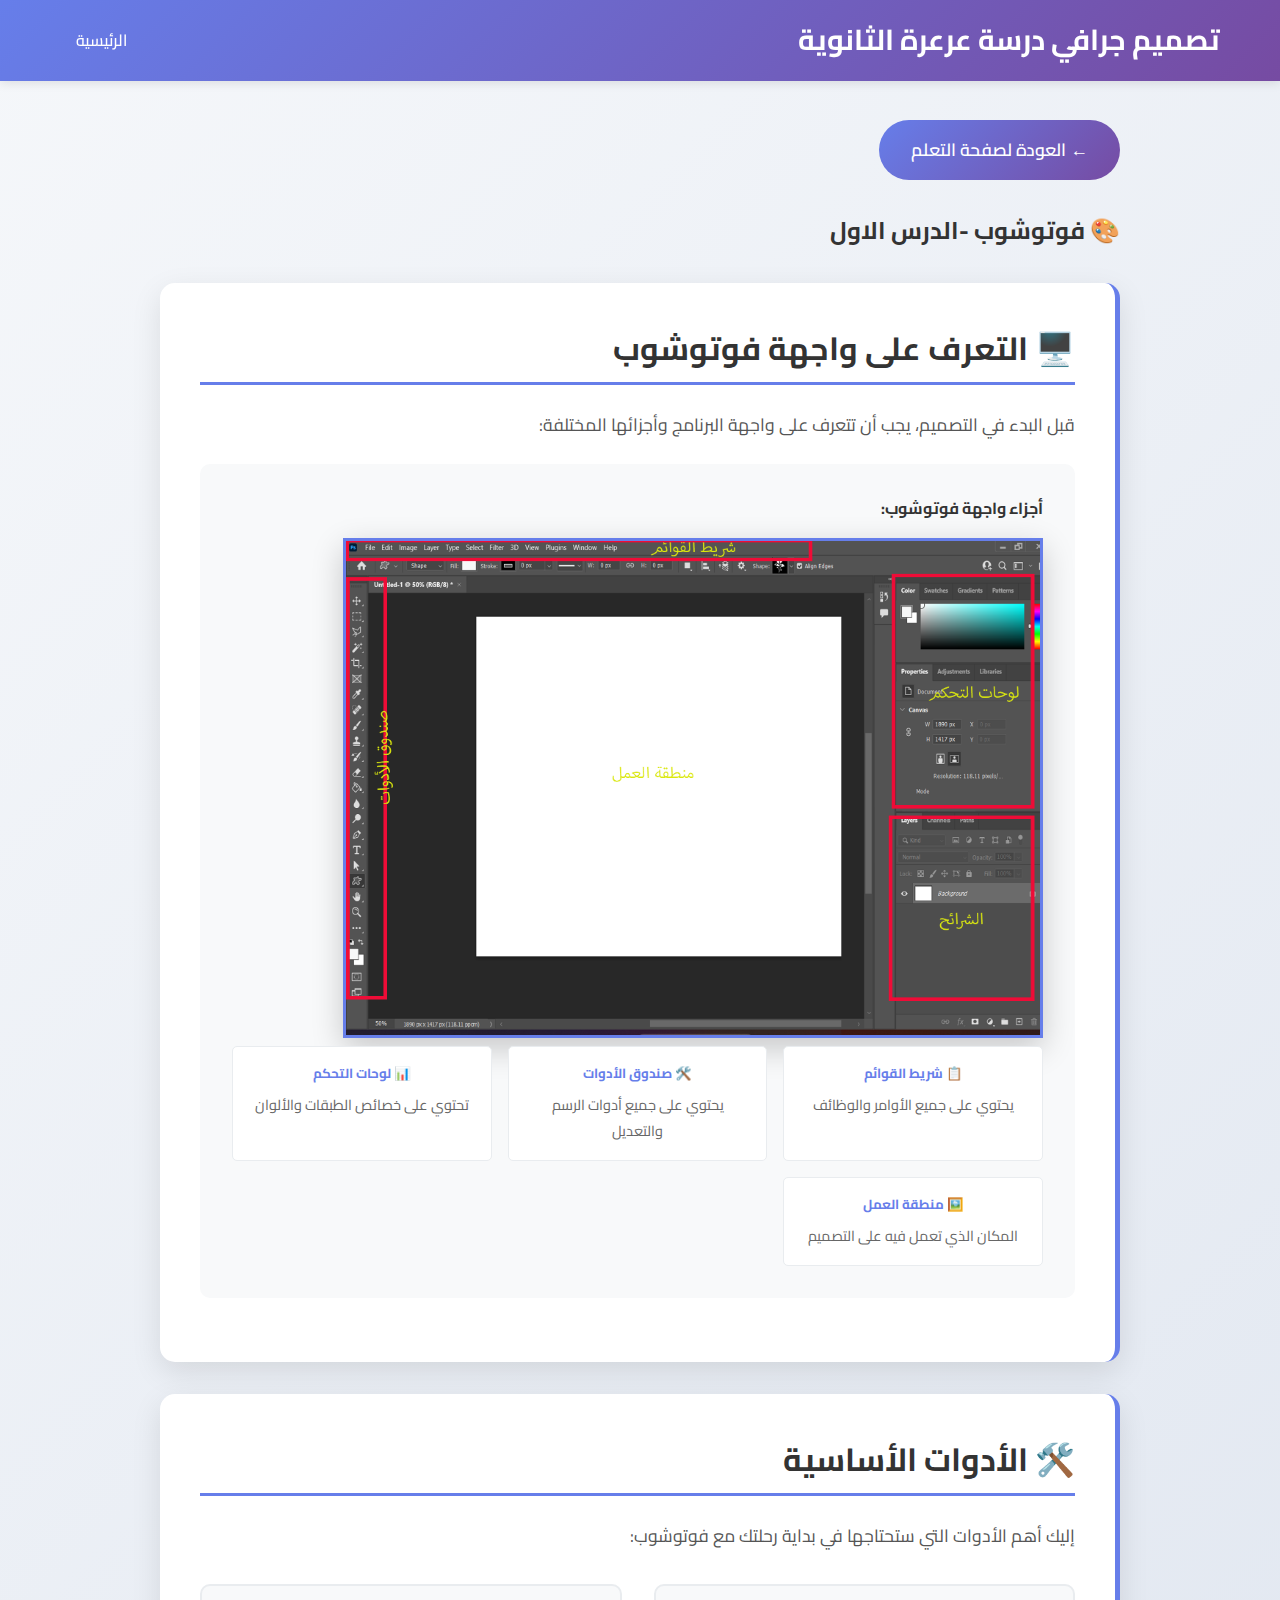
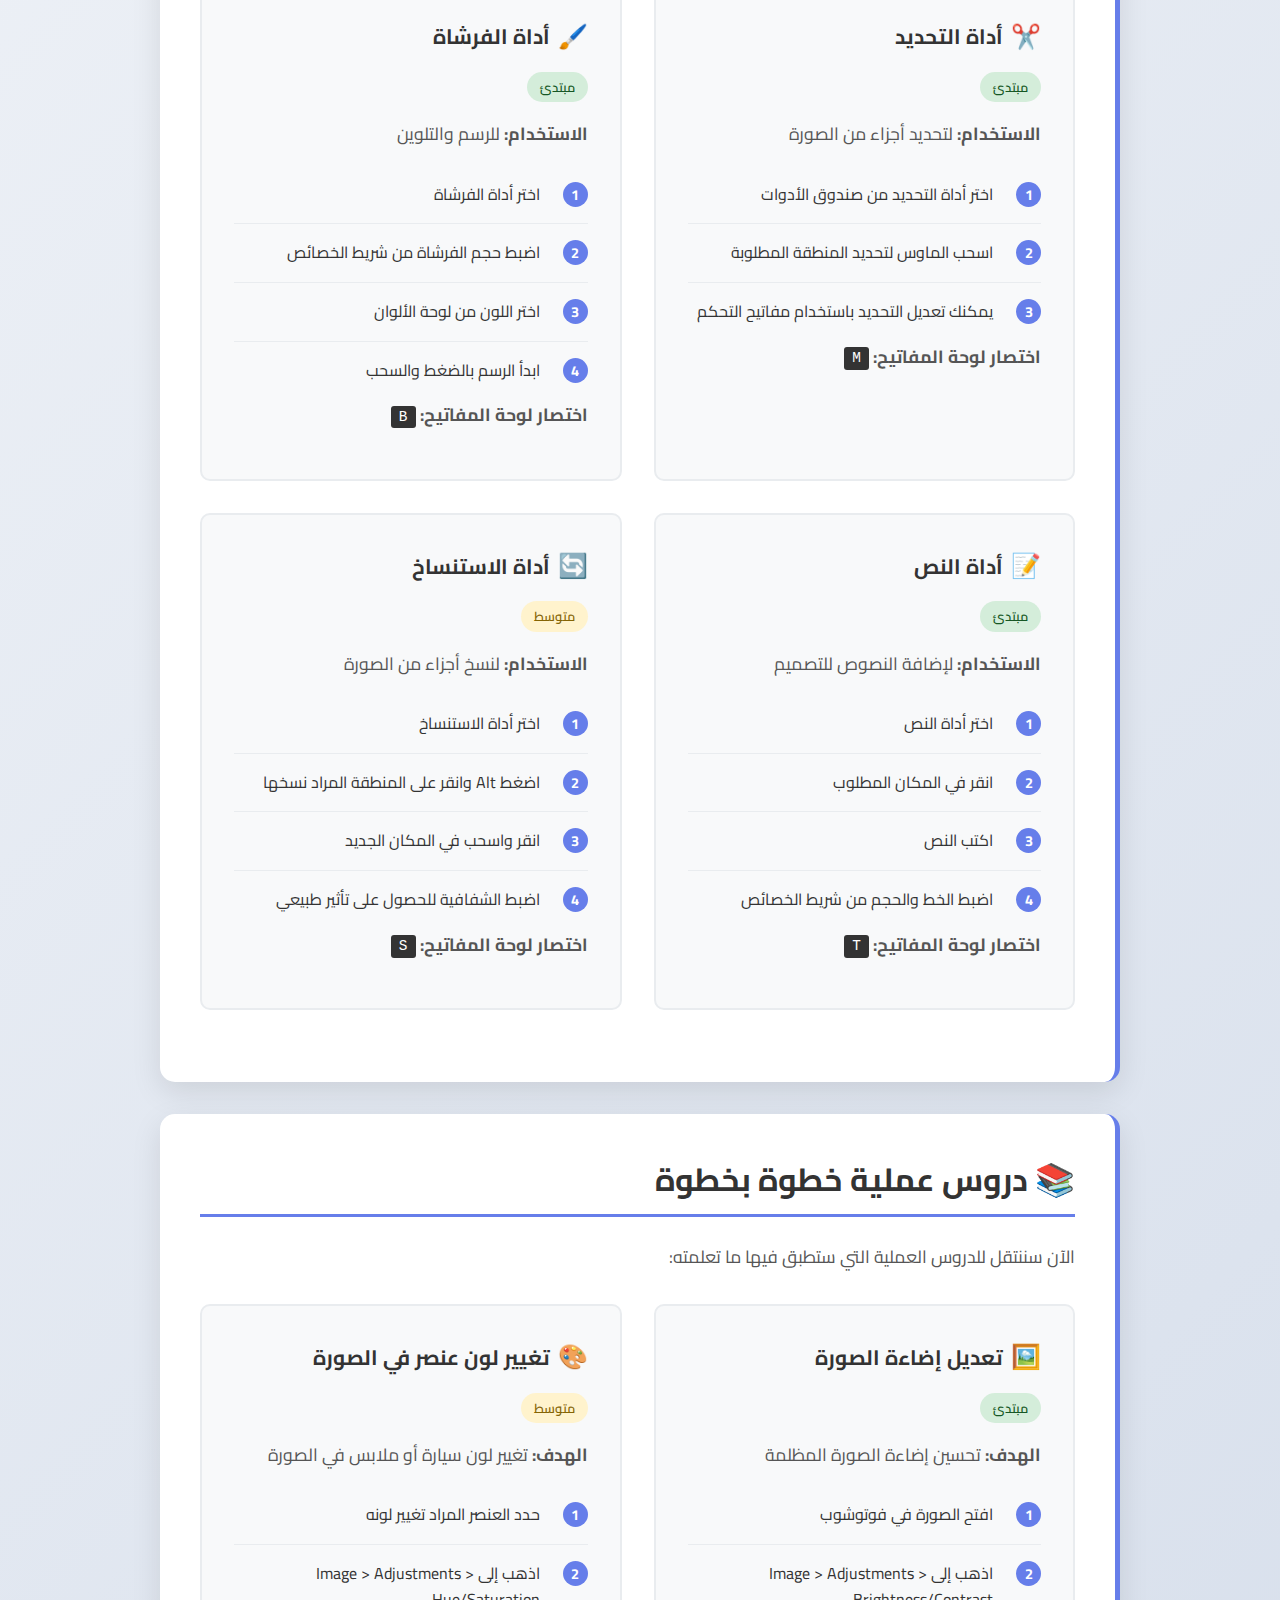
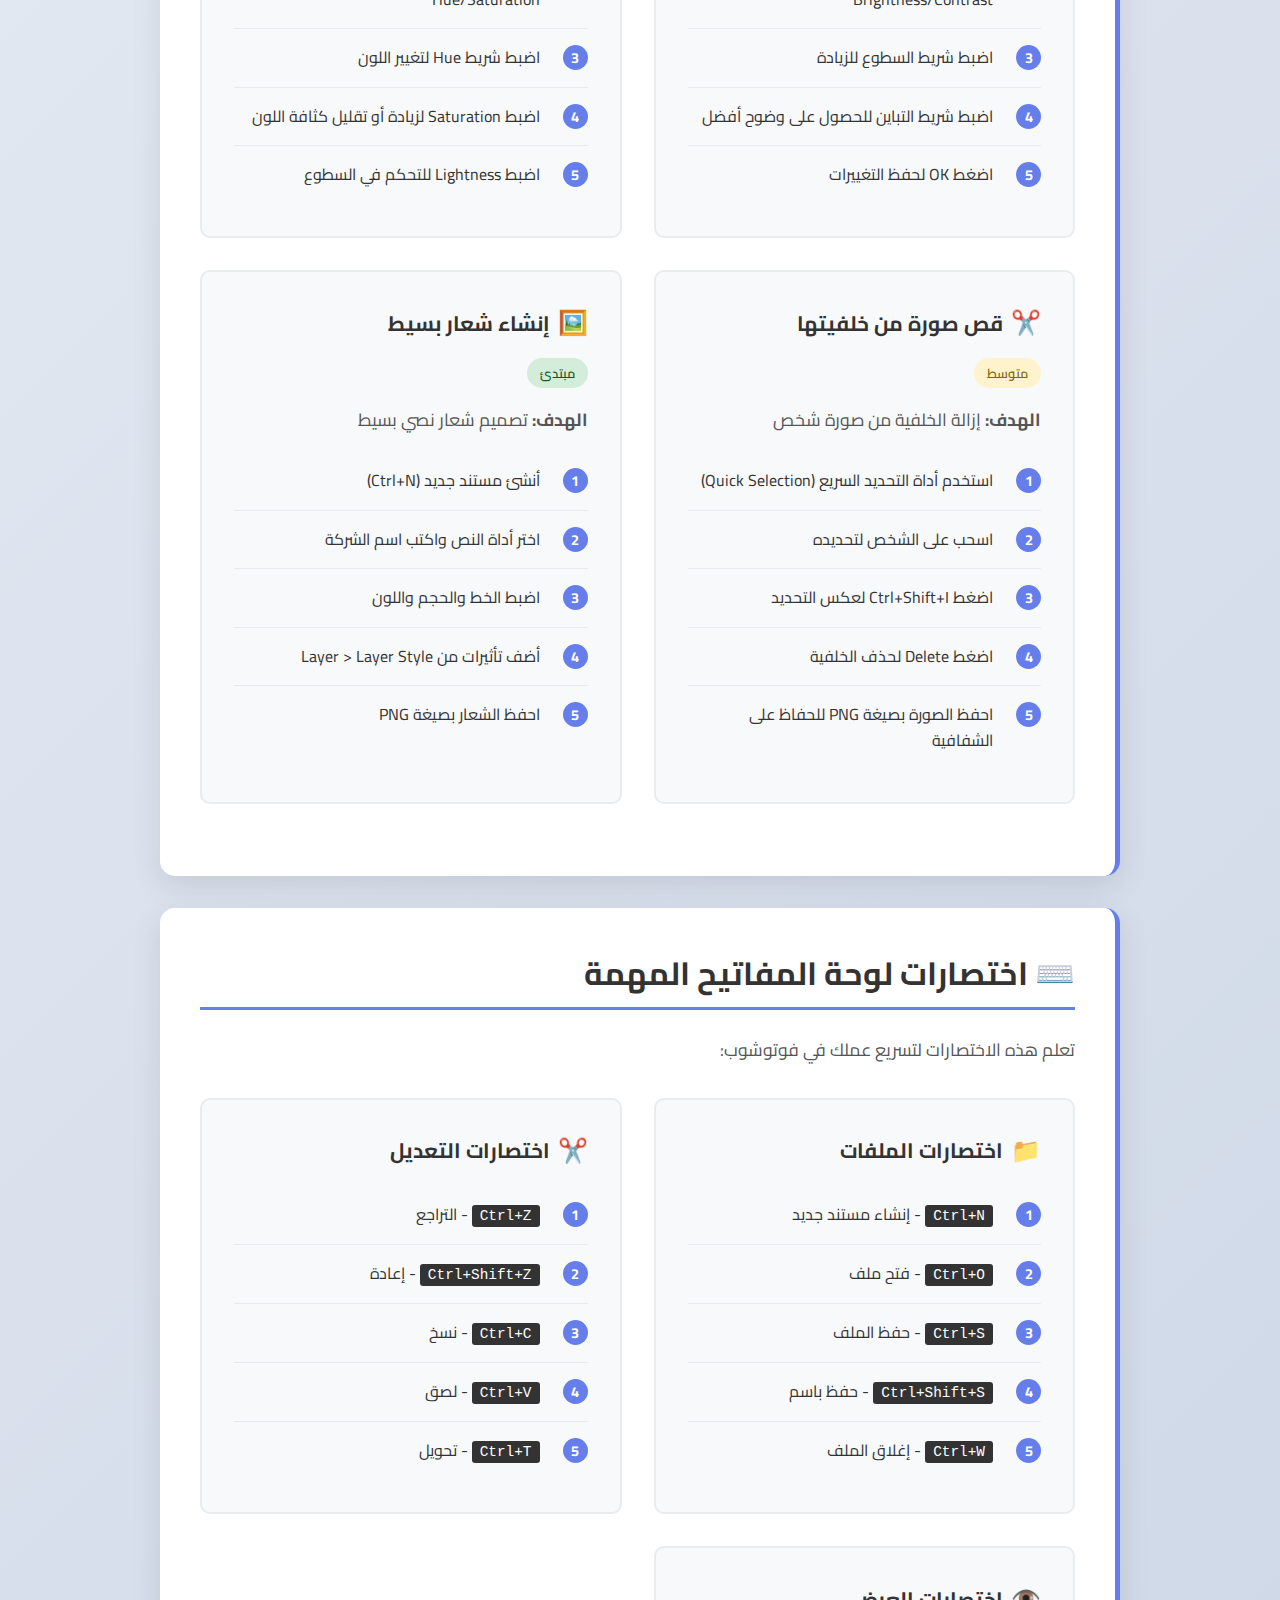
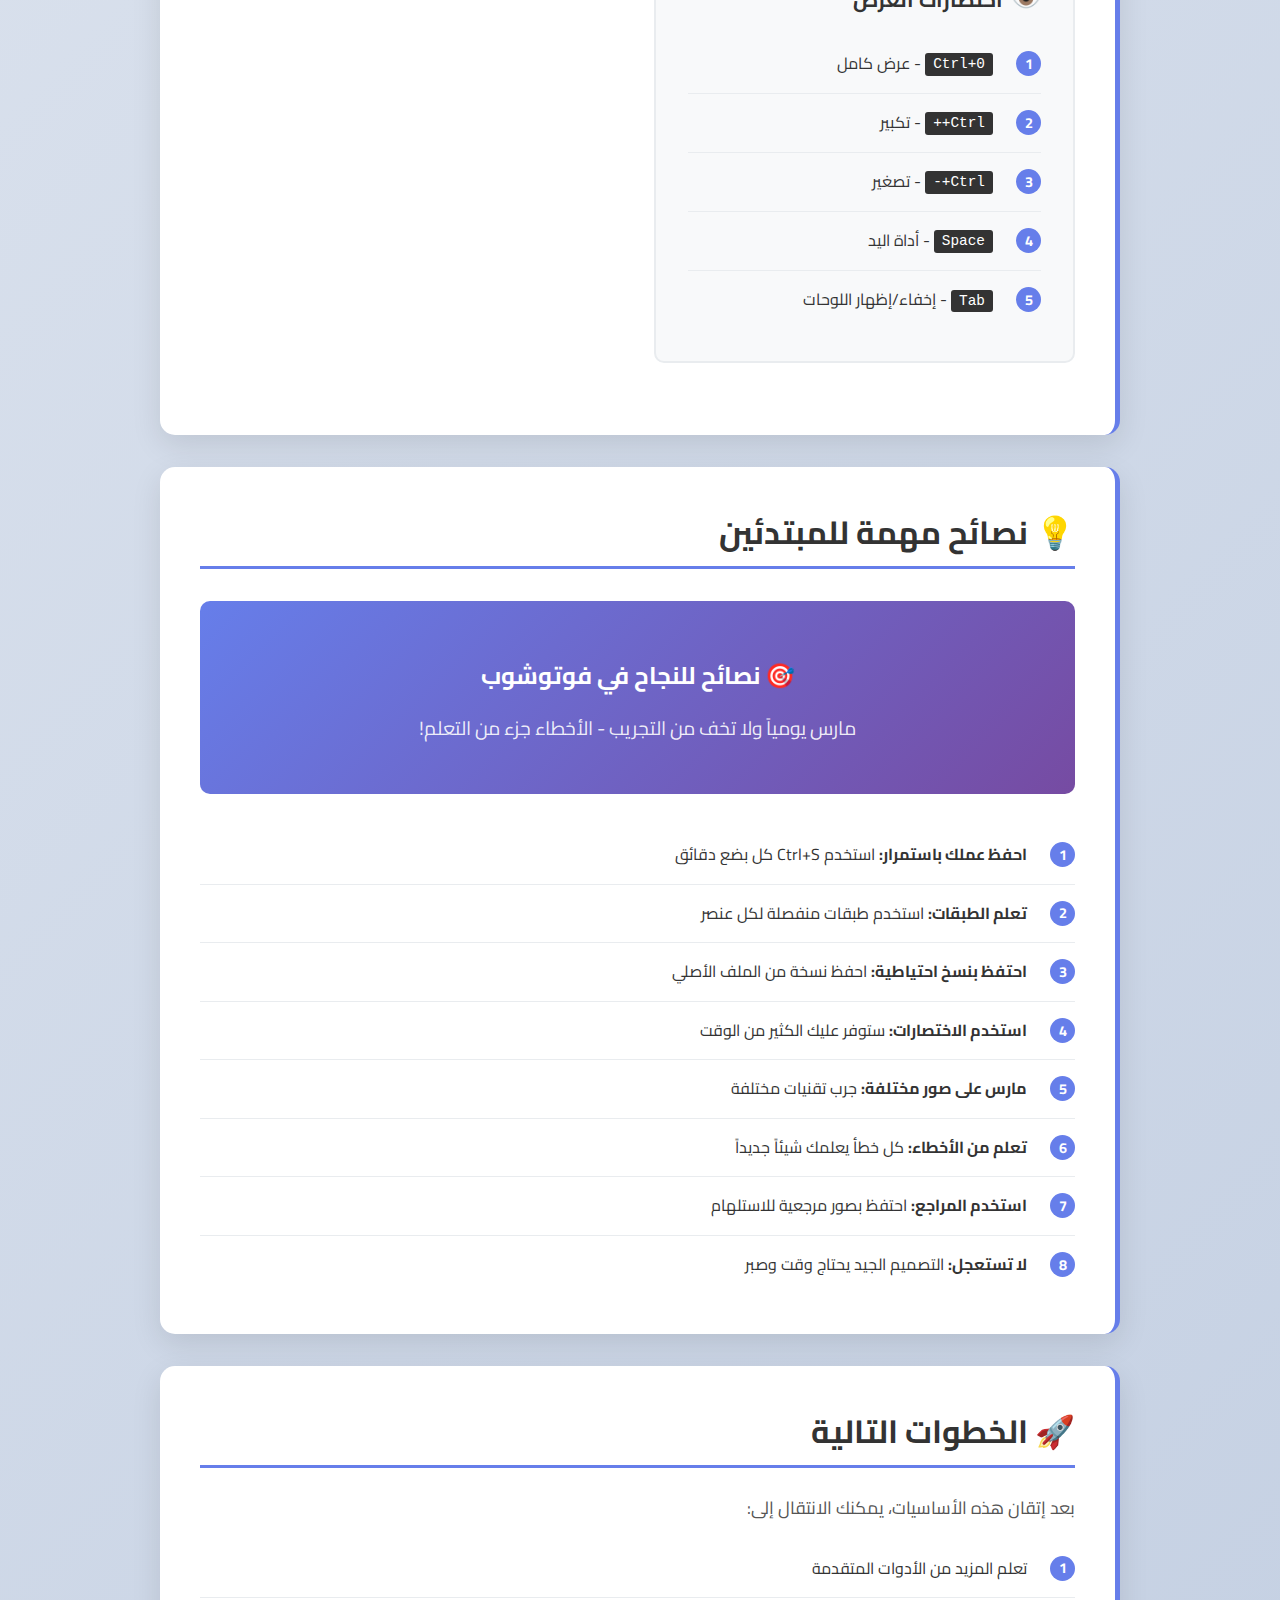
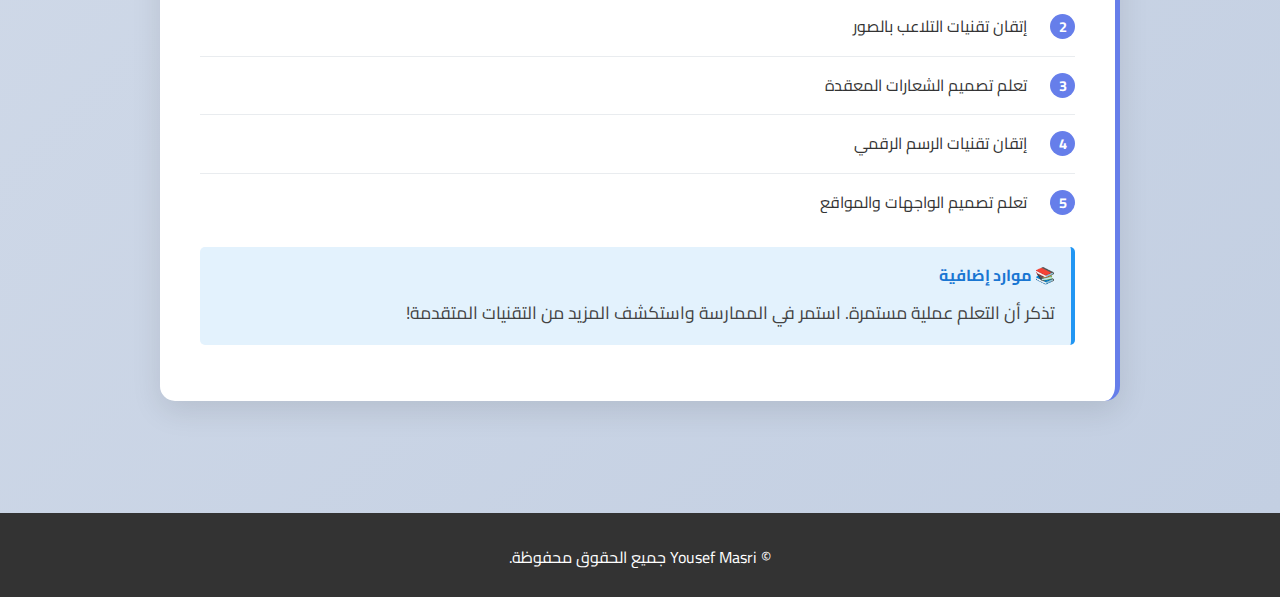
<file: Page2.html>
<!DOCTYPE html>
<html lang="ar" dir="rtl">
<head>
    <meta charset="UTF-8">
    <meta name="viewport" content="width=device-width, initial-scale=1.0">
    <title>دروس فوتوشوب للمبتدئين - Photoshop Tutorials</title>
    <link rel="stylesheet" href="styles.css">
    <link href="https://fonts.googleapis.com/css2?family=Cairo:wght@300;400;600;700&display=swap" rel="stylesheet">
    <style>
        .page-content {
            padding: 120px 0 80px;
            background: linear-gradient(135deg, #f5f7fa 0%, #c3cfe2 100%);
            min-height: 100vh;
        }
        
        .content-container {
            max-width: 1000px;
            margin: 0 auto;
            padding: 0 20px;
        }
        
        .section {
            background: white;
            margin: 2rem 0;
            padding: 2.5rem;
            border-radius: 15px;
            box-shadow: 0 10px 30px rgba(0,0,0,0.1);
            border-right: 5px solid #667eea;
        }
        
        .section h2 {
            color: #333;
            font-size: 2rem;
            margin-bottom: 1.5rem;
            border-bottom: 3px solid #667eea;
            padding-bottom: 0.5rem;
        }
        
        .section h3 {
            color: #667eea;
            font-size: 1.5rem;
            margin: 1.5rem 0 1rem;
        }
        
        .section p {
            font-size: 1.1rem;
            line-height: 1.8;
            color: #555;
            margin-bottom: 1rem;
        }
        
        .tutorial-grid {
            display: grid;
            grid-template-columns: repeat(auto-fit, minmax(300px, 1fr));
            gap: 2rem;
            margin: 2rem 0;
        }
        
        .tutorial-card {
            background: #f8f9fa;
            padding: 2rem;
            border-radius: 10px;
            border: 2px solid #e9ecef;
            transition: transform 0.3s ease, box-shadow 0.3s ease;
            cursor: pointer;
        }
        
        .tutorial-card:hover {
            transform: translateY(-5px);
            box-shadow: 0 15px 30px rgba(0,0,0,0.1);
            border-color: #667eea;
        }
        
        .tutorial-card h4 {
            color: #333;
            font-size: 1.3rem;
            margin-bottom: 1rem;
            display: flex;
            align-items: center;
            gap: 0.5rem;
        }
        
        .tutorial-icon {
            font-size: 1.5rem;
        }
        
        .difficulty {
            display: inline-block;
            padding: 0.3rem 0.8rem;
            border-radius: 20px;
            font-size: 0.8rem;
            font-weight: 600;
            margin-bottom: 1rem;
        }
        
        .difficulty.beginner {
            background: #d4edda;
            color: #155724;
        }
        
        .difficulty.intermediate {
            background: #fff3cd;
            color: #856404;
        }
        
        .difficulty.advanced {
            background: #f8d7da;
            color: #721c24;
        }
        
        .step-list {
            list-style: none;
            padding: 0;
            counter-reset: step-counter;
        }
        
        .step-list li {
            counter-increment: step-counter;
            padding: 1rem 0;
            border-bottom: 1px solid #e9ecef;
            position: relative;
            padding-right: 3rem;
        }
        
        .step-list li:last-child {
            border-bottom: none;
        }
        
        .step-list li::before {
            content: counter(step-counter);
            position: absolute;
            right: 0;
            top: 1rem;
            background: #667eea;
            color: white;
            width: 25px;
            height: 25px;
            border-radius: 50%;
            display: flex;
            align-items: center;
            justify-content: center;
            font-weight: bold;
            font-size: 0.9rem;
        }
        
        .back-button {
            background: linear-gradient(135deg, #667eea 0%, #764ba2 100%);
            color: white;
            border: none;
            padding: 1rem 2rem;
            font-size: 1.1rem;
            font-weight: 600;
            border-radius: 50px;
            cursor: pointer;
            transition: all 0.3s ease;
            font-family: 'Cairo', Arial, sans-serif;
            margin-bottom: 2rem;
            text-decoration: none;
            display: inline-block;
        }
        
        .back-button:hover {
            transform: translateY(-2px);
            box-shadow: 0 5px 15px rgba(0,0,0,0.2);
        }
        
        .highlight-box {
            background: linear-gradient(135deg, #667eea 0%, #764ba2 100%);
            color: white;
            padding: 2rem;
            border-radius: 10px;
            margin: 2rem 0;
            text-align: center;
        }
        
        .highlight-box h3 {
            color: white;
            margin-bottom: 1rem;
        }
        
        .highlight-box p {
            color: rgba(255,255,255,0.9);
            font-size: 1.2rem;
        }
        
        .tool-tip {
            background: #e3f2fd;
            border-right: 4px solid #2196f3;
            padding: 1rem;
            margin: 1rem 0;
            border-radius: 5px;
        }
        
        .tool-tip h4 {
            color: #1976d2;
            margin-bottom: 0.5rem;
        }
        
        .tool-tip p {
            color: #424242;
            margin: 0;
        }
        
        .keyboard-shortcut {
            background: #333;
            color: white;
            padding: 0.2rem 0.5rem;
            border-radius: 3px;
            font-family: monospace;
            font-size: 0.9rem;
        }
        
        .workspace-section {
            background: #f8f9fa;
            padding: 2rem;
            border-radius: 10px;
            margin: 1.5rem 0;
        }
        
        .workspace-section h4 {
            color: #333;
            margin-bottom: 1rem;
        }
        
        .workspace-grid {
            display: grid;
            grid-template-columns: repeat(auto-fit, minmax(200px, 1fr));
            gap: 1rem;
        }
        
        .workspace-item {
            background: white;
            padding: 1rem;
            border-radius: 5px;
            text-align: center;
            border: 1px solid #e9ecef;
        }
        
        .workspace-item h5 {
            color: #667eea;
            margin-bottom: 0.5rem;
        }
        
        .workspace-item p {
            font-size: 0.9rem;
            color: #666;
            margin: 0;
        }
        
        @media (max-width: 768px) {
            .section {
                padding: 1.5rem;
                margin: 1rem 0;
            }
            
            .tutorial-grid {
                grid-template-columns: 1fr;
            }
            
            .workspace-grid {
                grid-template-columns: 1fr;
            }
        }
    </style>
</head>
<body>
    <header>
        <nav class="navbar">
            <div class="nav-container">
                <div class="logo">
                    <h1>تصميم جرافي درسة عرعرة الثانوية </h1>
                </div>
                <ul class="nav-menu">
                    <li><a href="index.html">الرئيسية</a></li>
                  
                </ul>
                <div class="hamburger">
                    <span></span>
                    <span></span>
                    <span></span>
                </div>
            </div>
        </nav>
    </header>

    <main class="page-content">
        <div class="content-container">
            <a href="Page1.html" class="back-button">← العودة لصفحة التعلم</a>
            
                <h2>🎨  فوتوشوب -الدرس الاول </h2>
                
              

            <div class="section">
                <h2>🖥️ التعرف على واجهة فوتوشوب</h2>
                <p>قبل البدء في التصميم، يجب أن تتعرف على واجهة البرنامج وأجزائها المختلفة:</p>
                
                <div class="workspace-section">
                    <h4>أجزاء واجهة فوتوشوب:</h4>
                    <img src="Images/them.png" alt="يوسف مصري - معلم فوتوشوب" style="width: 700px; height: 500px;  border: 3px solid #667eea; box-shadow: 0 10px 30px rgba(0,0,0,0.2);">
             
                    <div class="workspace-grid">
                        <div class="workspace-item">
                            <h5>📋 شريط القوائم</h5>
                            <p>يحتوي على جميع الأوامر والوظائف</p>
                        </div>
                        <div class="workspace-item">
                            <h5>🛠️ صندوق الأدوات</h5>
                            <p>يحتوي على جميع أدوات الرسم والتعديل</p>
                        </div>
                        <div class="workspace-item">
                            <h5>📊 لوحات التحكم</h5>
                            <p>تحتوي على خصائص الطبقات والألوان</p>
                        </div>
                        <div class="workspace-item">
                            <h5>🖼️ منطقة العمل</h5>
                            <p>المكان الذي تعمل فيه على التصميم</p>
                        </div>
                    </div>
                </div>
                
              <!--  <div class="tool-tip">
                    <h4>💡 نصيحة مهمة</h4>
                    <p>يمكنك تخصيص واجهة فوتوشوب حسب احتياجاتك من خلال قائمة Window</p>
                </div> -->
            </div>

            <div class="section">
                <h2>🛠️ الأدوات الأساسية</h2>
                <p>إليك أهم الأدوات التي ستحتاجها في بداية رحلتك مع فوتوشوب:</p>
                
                <div class="tutorial-grid">
                    <div class="tutorial-card">
                        <h4><span class="tutorial-icon">✂️</span> أداة التحديد</h4>
                        <span class="difficulty beginner">مبتدئ</span>
                        <p><strong>الاستخدام:</strong> لتحديد أجزاء من الصورة</p>
                        <ul class="step-list">
                            <li>اختر أداة التحديد من صندوق الأدوات</li>
                            <li>اسحب الماوس لتحديد المنطقة المطلوبة</li>
                            <li>يمكنك تعديل التحديد باستخدام مفاتيح التحكم</li>
                        </ul>
                        <p><strong>اختصار لوحة المفاتيح:</strong> <span class="keyboard-shortcut">M</span></p>
                    </div>

                    <div class="tutorial-card">
                        <h4><span class="tutorial-icon">🖌️</span> أداة الفرشاة</h4>
                        <span class="difficulty beginner">مبتدئ</span>
                        <p><strong>الاستخدام:</strong> للرسم والتلوين</p>
                        <ul class="step-list">
                            <li>اختر أداة الفرشاة</li>
                            <li>اضبط حجم الفرشاة من شريط الخصائص</li>
                            <li>اختر اللون من لوحة الألوان</li>
                            <li>ابدأ الرسم بالضغط والسحب</li>
                        </ul>
                        <p><strong>اختصار لوحة المفاتيح:</strong> <span class="keyboard-shortcut">B</span></p>
                    </div>

                    <div class="tutorial-card">
                        <h4><span class="tutorial-icon">📝</span> أداة النص</h4>
                        <span class="difficulty beginner">مبتدئ</span>
                        <p><strong>الاستخدام:</strong> لإضافة النصوص للتصميم</p>
                        <ul class="step-list">
                            <li>اختر أداة النص</li>
                            <li>انقر في المكان المطلوب</li>
                            <li>اكتب النص</li>
                            <li>اضبط الخط والحجم من شريط الخصائص</li>
                        </ul>
                        <p><strong>اختصار لوحة المفاتيح:</strong> <span class="keyboard-shortcut">T</span></p>
                    </div>

                    <div class="tutorial-card">
                        <h4><span class="tutorial-icon">🔄</span> أداة الاستنساخ</h4>
                        <span class="difficulty intermediate">متوسط</span>
                        <p><strong>الاستخدام:</strong> لنسخ أجزاء من الصورة</p>
                        <ul class="step-list">
                            <li>اختر أداة الاستنساخ</li>
                            <li>اضغط Alt وانقر على المنطقة المراد نسخها</li>
                            <li>انقر واسحب في المكان الجديد</li>
                            <li>اضبط الشفافية للحصول على تأثير طبيعي</li>
                        </ul>
                        <p><strong>اختصار لوحة المفاتيح:</strong> <span class="keyboard-shortcut">S</span></p>
                    </div>
                </div>
            </div>

            <div class="section">
                <h2>📚 دروس عملية خطوة بخطوة</h2>
                <p>الآن سننتقل للدروس العملية التي ستطبق فيها ما تعلمته:</p>
                
                <div class="tutorial-grid">
                    <div class="tutorial-card">
                        <h4><span class="tutorial-icon">🖼️</span> تعديل إضاءة الصورة</h4>
                        <span class="difficulty beginner">مبتدئ</span>
                        <p><strong>الهدف:</strong> تحسين إضاءة الصورة المظلمة</p>
                        <ul class="step-list">
                            <li>افتح الصورة في فوتوشوب</li>
                            <li>اذهب إلى Image > Adjustments > Brightness/Contrast</li>
                            <li>اضبط شريط السطوع للزيادة</li>
                            <li>اضبط شريط التباين للحصول على وضوح أفضل</li>
                            <li>اضغط OK لحفظ التغييرات</li>
                        </ul>
                    </div>

                    <div class="tutorial-card">
                        <h4><span class="tutorial-icon">🎨</span> تغيير لون عنصر في الصورة</h4>
                        <span class="difficulty intermediate">متوسط</span>
                        <p><strong>الهدف:</strong> تغيير لون سيارة أو ملابس في الصورة</p>
                        <ul class="step-list">
                            <li>حدد العنصر المراد تغيير لونه</li>
                            <li>اذهب إلى Image > Adjustments > Hue/Saturation</li>
                            <li>اضبط شريط Hue لتغيير اللون</li>
                            <li>اضبط Saturation لزيادة أو تقليل كثافة اللون</li>
                            <li>اضبط Lightness للتحكم في السطوع</li>
                        </ul>
                    </div>

                    <div class="tutorial-card">
                        <h4><span class="tutorial-icon">✂️</span> قص صورة من خلفيتها</h4>
                        <span class="difficulty intermediate">متوسط</span>
                        <p><strong>الهدف:</strong> إزالة الخلفية من صورة شخص</p>
                        <ul class="step-list">
                            <li>استخدم أداة التحديد السريع (Quick Selection)</li>
                            <li>اسحب على الشخص لتحديده</li>
                            <li>اضغط Ctrl+Shift+I لعكس التحديد</li>
                            <li>اضغط Delete لحذف الخلفية</li>
                            <li>احفظ الصورة بصيغة PNG للحفاظ على الشفافية</li>
                        </ul>
                    </div>

                    <div class="tutorial-card">
                        <h4><span class="tutorial-icon">🖼️</span> إنشاء شعار بسيط</h4>
                        <span class="difficulty beginner">مبتدئ</span>
                        <p><strong>الهدف:</strong> تصميم شعار نصي بسيط</p>
                        <ul class="step-list">
                            <li>أنشئ مستند جديد (Ctrl+N)</li>
                            <li>اختر أداة النص واكتب اسم الشركة</li>
                            <li>اضبط الخط والحجم واللون</li>
                            <li>أضف تأثيرات من Layer > Layer Style</li>
                            <li>احفظ الشعار بصيغة PNG</li>
                        </ul>
                    </div>
                </div>
            </div>

            <div class="section">
                <h2>⌨️ اختصارات لوحة المفاتيح المهمة</h2>
                <p>تعلم هذه الاختصارات لتسريع عملك في فوتوشوب:</p>
                
                <div class="tutorial-grid">
                    <div class="tutorial-card">
                        <h4><span class="tutorial-icon">📁</span> اختصارات الملفات</h4>
                        <ul class="step-list">
                            <li><span class="keyboard-shortcut">Ctrl+N</span> - إنشاء مستند جديد</li>
                            <li><span class="keyboard-shortcut">Ctrl+O</span> - فتح ملف</li>
                            <li><span class="keyboard-shortcut">Ctrl+S</span> - حفظ الملف</li>
                            <li><span class="keyboard-shortcut">Ctrl+Shift+S</span> - حفظ باسم</li>
                            <li><span class="keyboard-shortcut">Ctrl+W</span> - إغلاق الملف</li>
                        </ul>
                    </div>

                    <div class="tutorial-card">
                        <h4><span class="tutorial-icon">✂️</span> اختصارات التعديل</h4>
                        <ul class="step-list">
                            <li><span class="keyboard-shortcut">Ctrl+Z</span> - التراجع</li>
                            <li><span class="keyboard-shortcut">Ctrl+Shift+Z</span> - إعادة</li>
                            <li><span class="keyboard-shortcut">Ctrl+C</span> - نسخ</li>
                            <li><span class="keyboard-shortcut">Ctrl+V</span> - لصق</li>
                            <li><span class="keyboard-shortcut">Ctrl+T</span> - تحويل</li>
                        </ul>
                    </div>

                    <div class="tutorial-card">
                        <h4><span class="tutorial-icon">👁️</span> اختصارات العرض</h4>
                        <ul class="step-list">
                            <li><span class="keyboard-shortcut">Ctrl+0</span> - عرض كامل</li>
                            <li><span class="keyboard-shortcut">Ctrl++</span> - تكبير</li>
                            <li><span class="keyboard-shortcut">Ctrl+-</span> - تصغير</li>
                            <li><span class="keyboard-shortcut">Space</span> - أداة اليد</li>
                            <li><span class="keyboard-shortcut">Tab</span> - إخفاء/إظهار اللوحات</li>
                        </ul>
                    </div>
                </div>
            </div>

            <div class="section">
                <h2>💡 نصائح مهمة للمبتدئين</h2>
                <div class="highlight-box">
                    <h3>🎯 نصائح للنجاح في فوتوشوب</h3>
                    <p>مارس يومياً ولا تخف من التجريب - الأخطاء جزء من التعلم!</p>
                </div>
                
                <ul class="step-list">
                    <li><strong>احفظ عملك باستمرار:</strong> استخدم Ctrl+S كل بضع دقائق</li>
                    <li><strong>تعلم الطبقات:</strong> استخدم طبقات منفصلة لكل عنصر</li>
                    <li><strong>احتفظ بنسخ احتياطية:</strong> احفظ نسخة من الملف الأصلي</li>
                    <li><strong>استخدم الاختصارات:</strong> ستوفر عليك الكثير من الوقت</li>
                    <li><strong>مارس على صور مختلفة:</strong> جرب تقنيات مختلفة</li>
                    <li><strong>تعلم من الأخطاء:</strong> كل خطأ يعلمك شيئاً جديداً</li>
                    <li><strong>استخدم المراجع:</strong> احتفظ بصور مرجعية للاستلهام</li>
                    <li><strong>لا تستعجل:</strong> التصميم الجيد يحتاج وقت وصبر</li>
                </ul>
            </div>

            <div class="section">
                <h2>🚀 الخطوات التالية</h2>
                <p>بعد إتقان هذه الأساسيات، يمكنك الانتقال إلى:</p>
                <ul class="step-list">
                    <li>تعلم المزيد من الأدوات المتقدمة</li>
                    <li>إتقان تقنيات التلاعب بالصور</li>
                    <li>تعلم تصميم الشعارات المعقدة</li>
                    <li>إتقان تقنيات الرسم الرقمي</li>
                    <li>تعلم تصميم الواجهات والمواقع</li>
                </ul>
                
                <div class="tool-tip">
                    <h4>📚 موارد إضافية</h4>
                    <p>تذكر أن التعلم عملية مستمرة. استمر في الممارسة واستكشف المزيد من التقنيات المتقدمة!</p>
                </div>
            </div>
        </div>
    </main>

    <footer>
        <p>&copy; Yousef Masri  جميع الحقوق محفوظة.</p>
    </footer>

    <script src="script.js"></script>
</body>
</html>
</file>
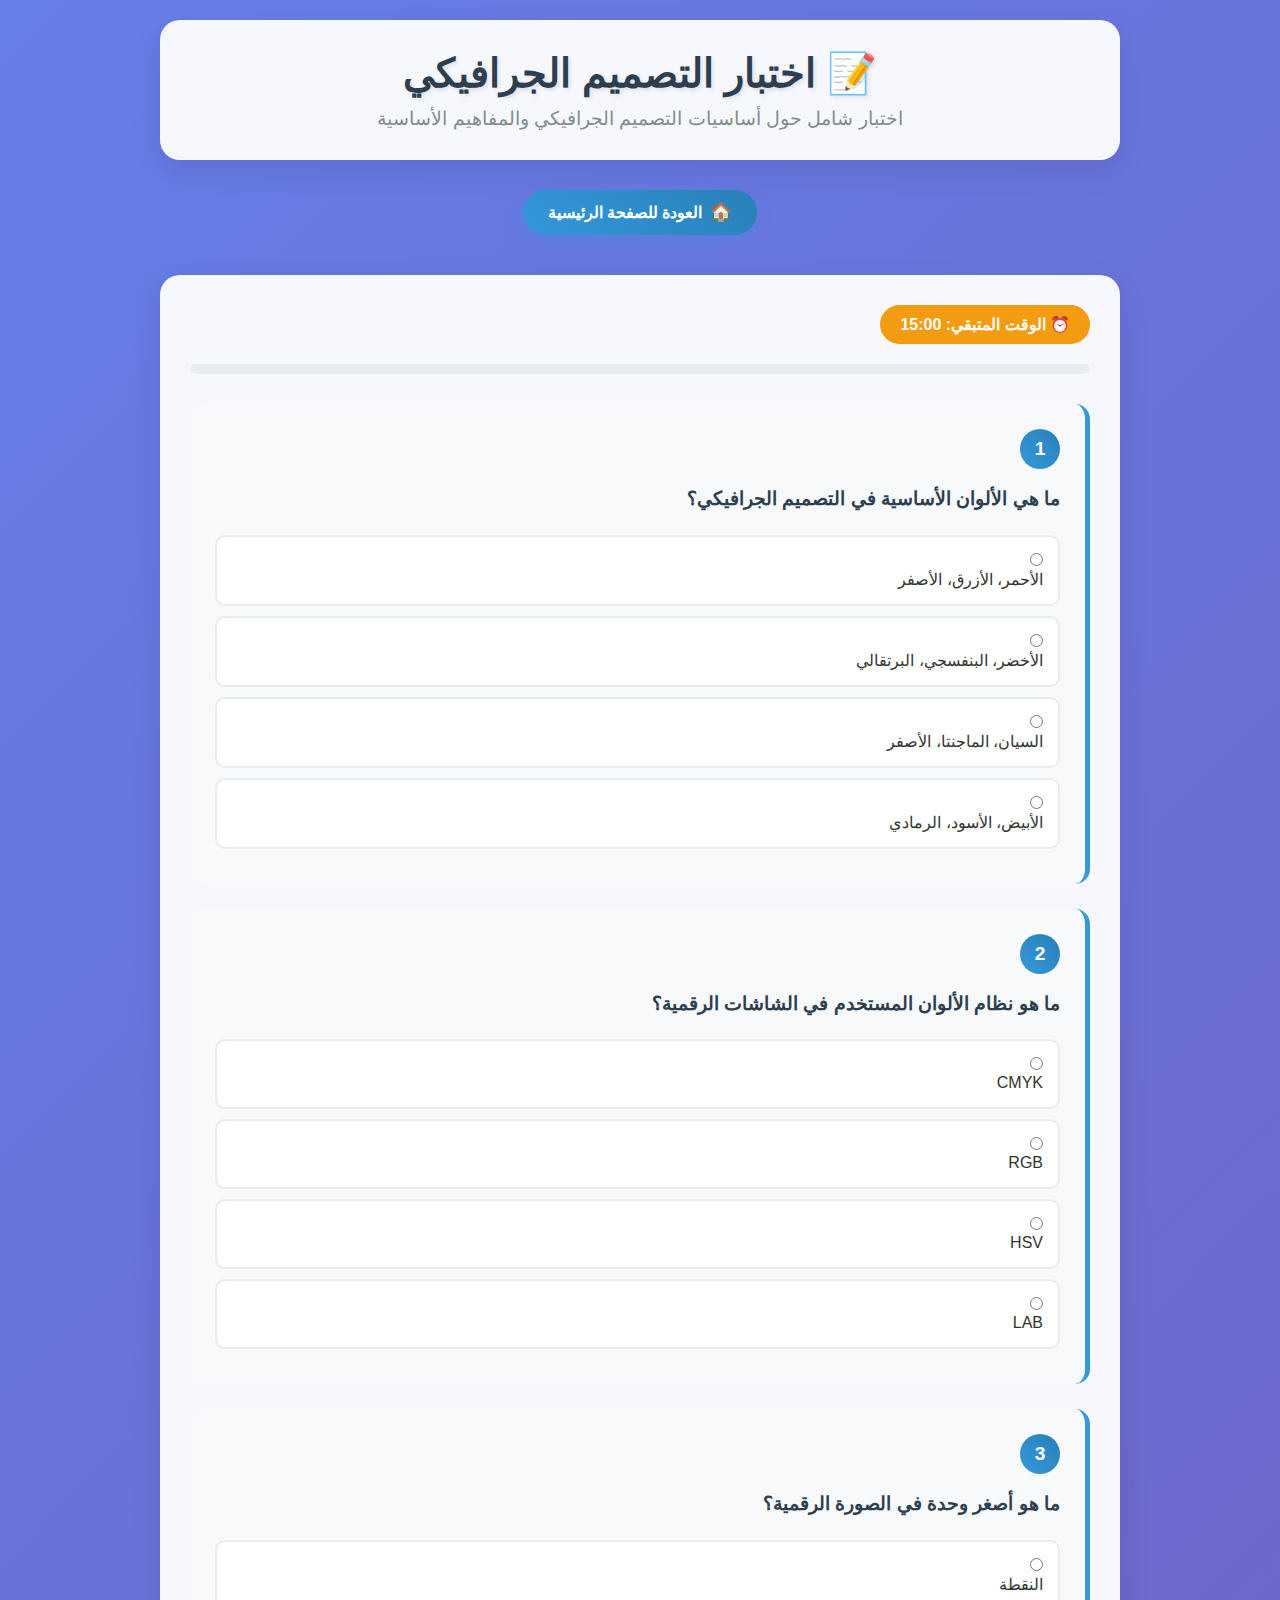
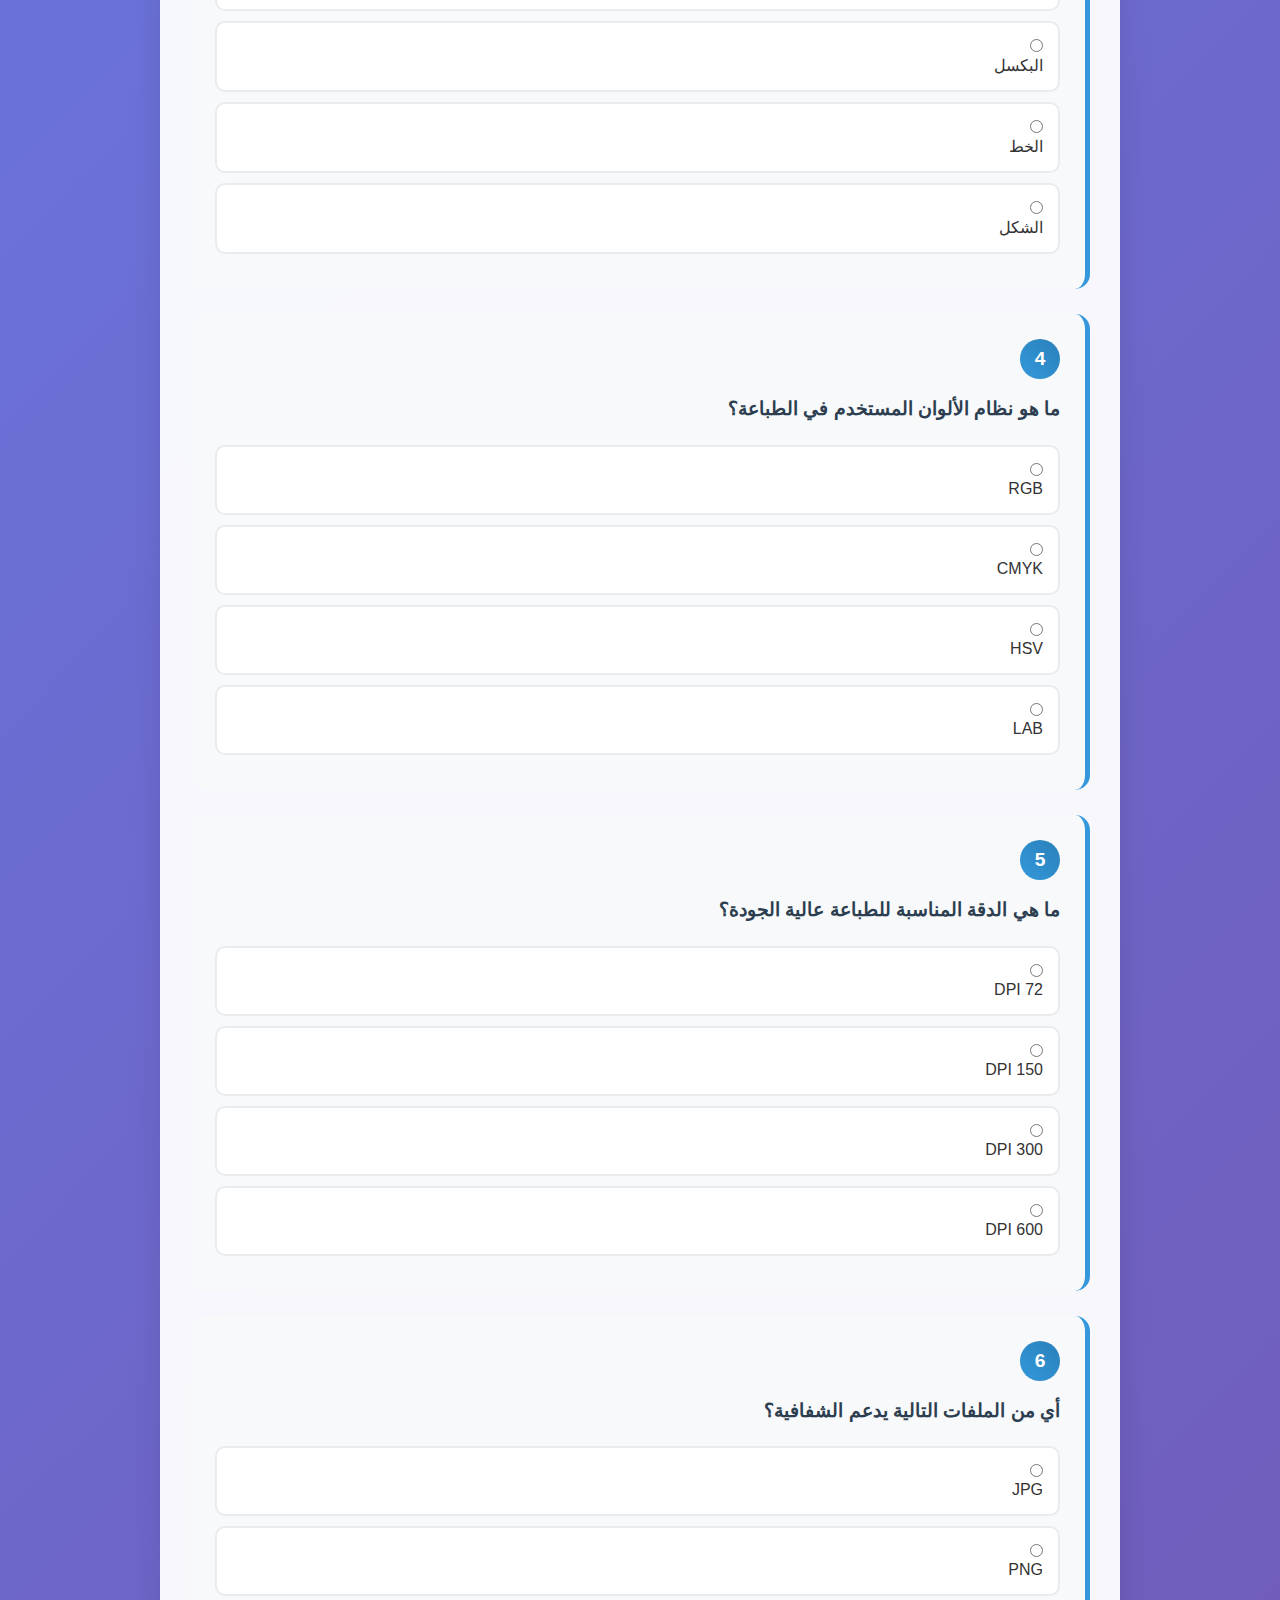
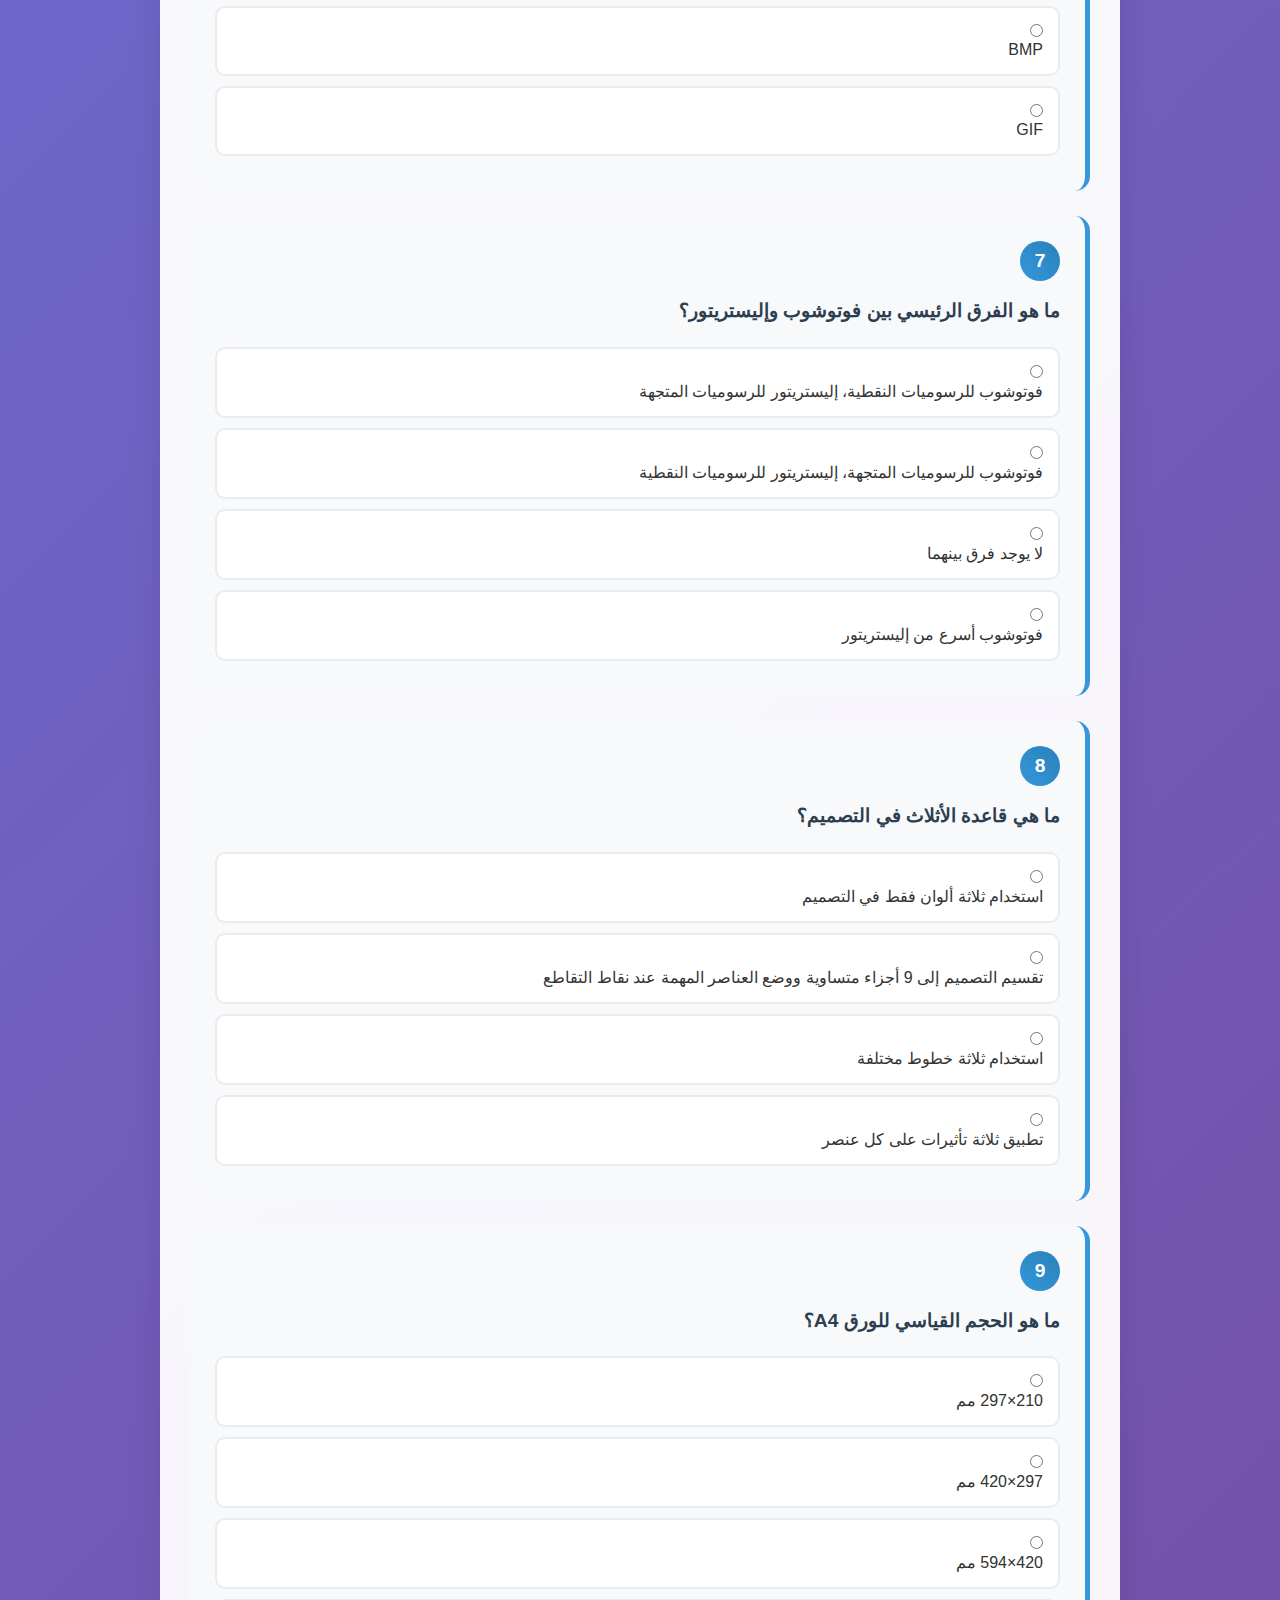
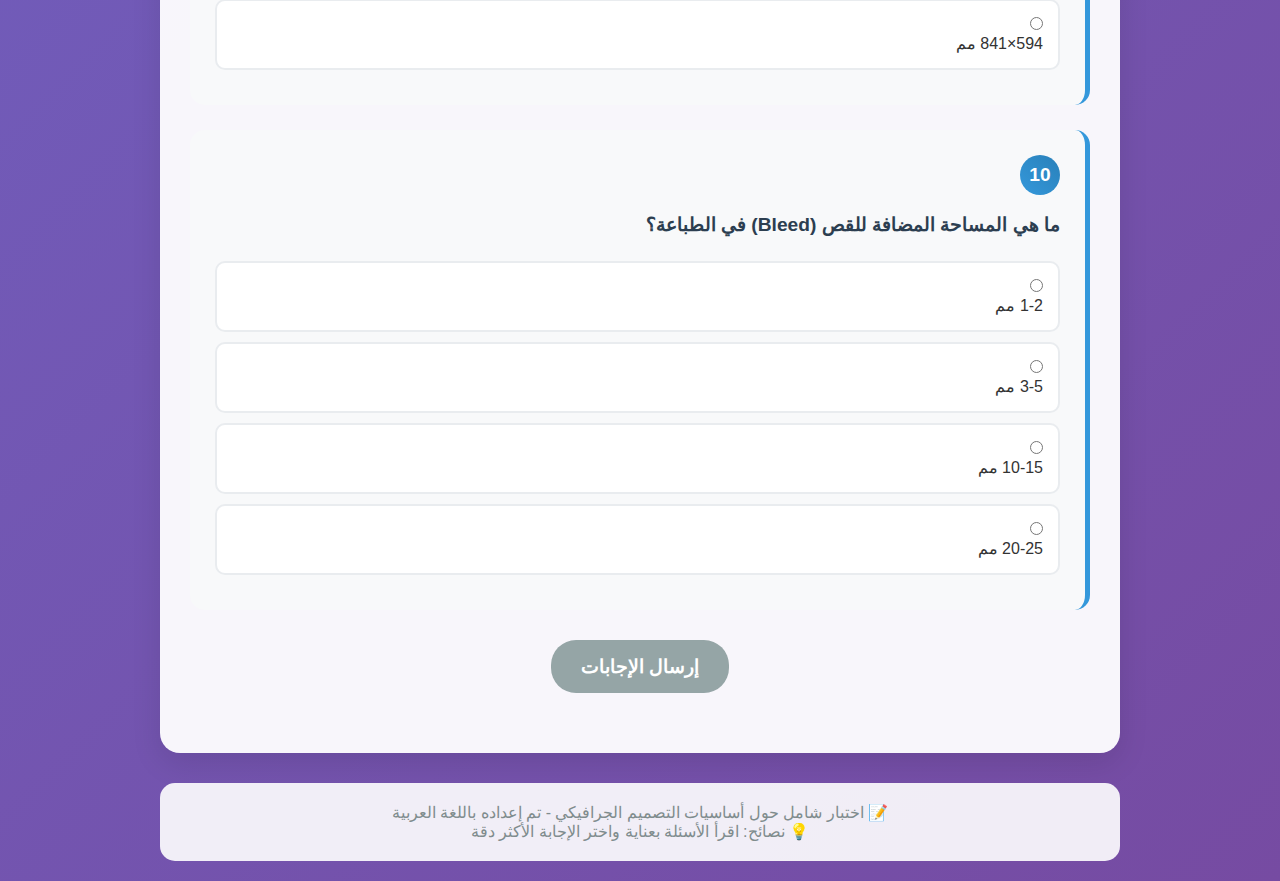
<file: Quiz 1.html>
<!DOCTYPE html>
<html lang="ar" dir="rtl">
<head>
    <meta charset="UTF-8">
    <meta name="viewport" content="width=device-width, initial-scale=1.0">
    <title>اختبار التصميم الجرافيكي - اختبار 1</title>
    <style>
        * {
            margin: 0;
            padding: 0;
            box-sizing: border-box;
        }

        body {
            font-family: 'Segoe UI', Tahoma, Geneva, Verdana, sans-serif;
            background: linear-gradient(135deg, #667eea 0%, #764ba2 100%);
            min-height: 100vh;
            color: #333;
            direction: rtl;
            text-align: right;
        }

        .container {
            max-width: 1000px;
            margin: 0 auto;
            padding: 20px;
        }

        header {
            text-align: center;
            background: rgba(255, 255, 255, 0.95);
            padding: 30px;
            border-radius: 20px;
            margin-bottom: 30px;
            box-shadow: 0 10px 30px rgba(0, 0, 0, 0.1);
        }

        h1 {
            color: #2c3e50;
            font-size: 2.5em;
            margin-bottom: 10px;
            text-shadow: 2px 2px 4px rgba(0, 0, 0, 0.1);
        }

        .subtitle {
            color: #7f8c8d;
            font-size: 1.2em;
        }

        .nav-button {
            background: linear-gradient(45deg, #3498db, #2980b9);
            color: white;
            text-decoration: none;
            padding: 12px 25px;
            border-radius: 25px;
            display: inline-flex;
            align-items: center;
            gap: 8px;
            transition: all 0.3s ease;
            font-weight: bold;
            box-shadow: 0 4px 15px rgba(52, 152, 219, 0.3);
            margin-bottom: 20px;
        }

        .nav-button:hover {
            transform: translateY(-2px);
            box-shadow: 0 6px 20px rgba(52, 152, 219, 0.4);
            background: linear-gradient(45deg, #2980b9, #3498db);
        }

        .nav-icon {
            font-size: 1.1em;
        }

        .quiz-container {
            background: rgba(255, 255, 255, 0.95);
            border-radius: 20px;
            padding: 30px;
            box-shadow: 0 10px 30px rgba(0, 0, 0, 0.1);
            margin-bottom: 30px;
        }

        .question {
            background: #f8f9fa;
            padding: 25px;
            border-radius: 15px;
            margin-bottom: 25px;
            border-right: 5px solid #3498db;
            transition: all 0.3s ease;
        }

        .question:hover {
            background: #e3f2fd;
            transform: translateX(-5px);
        }

        .question-number {
            background: linear-gradient(45deg, #3498db, #2980b9);
            color: white;
            width: 40px;
            height: 40px;
            border-radius: 50%;
            display: flex;
            align-items: center;
            justify-content: center;
            font-weight: bold;
            font-size: 1.2em;
            margin-bottom: 15px;
        }

        .question-text {
            font-size: 1.2em;
            font-weight: bold;
            color: #2c3e50;
            margin-bottom: 20px;
            line-height: 1.6;
        }

        .options {
            list-style: none;
            padding: 0;
        }

        .option {
            background: white;
            margin-bottom: 10px;
            padding: 15px;
            border-radius: 10px;
            border: 2px solid #e9ecef;
            cursor: pointer;
            transition: all 0.3s ease;
            position: relative;
        }

        .option:hover {
            border-color: #3498db;
            background: #f8f9fa;
        }

        .option.selected {
            border-color: #3498db;
            background: #e3f2fd;
        }

        .option.correct {
            border-color: #27ae60;
            background: #d5f4e6;
        }

        .option.incorrect {
            border-color: #e74c3c;
            background: #fadbd8;
        }

        .option input[type="radio"] {
            margin-left: 10px;
        }

        .option label {
            cursor: pointer;
            width: 100%;
            display: block;
            font-weight: 500;
        }

        .submit-btn {
            background: linear-gradient(45deg, #27ae60, #2ecc71);
            color: white;
            border: none;
            padding: 15px 30px;
            font-size: 1.2em;
            font-weight: bold;
            border-radius: 25px;
            cursor: pointer;
            transition: all 0.3s ease;
            display: block;
            margin: 30px auto;
            box-shadow: 0 4px 15px rgba(39, 174, 96, 0.3);
        }

        .submit-btn:hover {
            transform: translateY(-2px);
            box-shadow: 0 6px 20px rgba(39, 174, 96, 0.4);
        }

        .submit-btn:disabled {
            background: #95a5a6;
            cursor: not-allowed;
            transform: none;
            box-shadow: none;
        }

        .results {
            background: linear-gradient(135deg, #27ae60, #2ecc71);
            color: white;
            padding: 30px;
            border-radius: 20px;
            text-align: center;
            margin-top: 30px;
            display: none;
        }

        .results h2 {
            font-size: 2em;
            margin-bottom: 20px;
        }

        .score {
            font-size: 3em;
            font-weight: bold;
            margin: 20px 0;
        }

        .feedback {
            font-size: 1.2em;
            margin-bottom: 20px;
        }

        .restart-btn {
            background: rgba(255, 255, 255, 0.2);
            color: white;
            border: 2px solid white;
            padding: 12px 25px;
            font-size: 1.1em;
            font-weight: bold;
            border-radius: 25px;
            cursor: pointer;
            transition: all 0.3s ease;
            margin: 10px;
        }

        .restart-btn:hover {
            background: white;
            color: #27ae60;
        }

        .progress-bar {
            background: #e9ecef;
            height: 10px;
            border-radius: 5px;
            margin-bottom: 30px;
            overflow: hidden;
        }

        .progress-fill {
            background: linear-gradient(45deg, #3498db, #2980b9);
            height: 100%;
            width: 0%;
            transition: width 0.3s ease;
        }

        .timer {
            background: #f39c12;
            color: white;
            padding: 10px 20px;
            border-radius: 25px;
            font-weight: bold;
            display: inline-block;
            margin-bottom: 20px;
        }

        footer {
            text-align: center;
            background: rgba(255, 255, 255, 0.9);
            padding: 20px;
            border-radius: 15px;
            margin-top: 30px;
            color: #7f8c8d;
        }

        @media (max-width: 768px) {
            .container {
                padding: 10px;
            }
            
            h1 {
                font-size: 2em;
            }
            
            .question {
                padding: 20px;
            }
            
            .question-text {
                font-size: 1.1em;
            }
        }
    </style>
</head>
<body>
    <div class="container">
        <header>
            <h1>📝 اختبار التصميم الجرافيكي</h1>
            <p class="subtitle">اختبار شامل حول أساسيات التصميم الجرافيكي والمفاهيم الأساسية</p>
        </header>

        <div style="text-align: center; margin-bottom: 20px;">
            <a href="index.html" class="nav-button">
                <span class="nav-icon">🏠</span>
                العودة للصفحة الرئيسية
            </a>
        </div>

        <div class="quiz-container">
            <div class="timer" id="timer">⏰ الوقت المتبقي: 15:00</div>
            <div class="progress-bar">
                <div class="progress-fill" id="progress"></div>
            </div>

            <form id="quizForm">
                <!-- Question 1 -->
                <div class="question">
                    <div class="question-number">1</div>
                    <div class="question-text">ما هي الألوان الأساسية في التصميم الجرافيكي؟</div>
                    <ul class="options">
                        <li class="option">
                            <input type="radio" name="q1" value="a" id="q1a">
                            <label for="q1a">الأحمر، الأزرق، الأصفر</label>
                        </li>
                        <li class="option">
                            <input type="radio" name="q1" value="b" id="q1b">
                            <label for="q1b">الأخضر، البنفسجي، البرتقالي</label>
                        </li>
                        <li class="option">
                            <input type="radio" name="q1" value="c" id="q1c">
                            <label for="q1c">السيان، الماجنتا، الأصفر</label>
                        </li>
                        <li class="option">
                            <input type="radio" name="q1" value="d" id="q1d">
                            <label for="q1d">الأبيض، الأسود، الرمادي</label>
                        </li>
                    </ul>
                </div>

                <!-- Question 2 -->
                <div class="question">
                    <div class="question-number">2</div>
                    <div class="question-text">ما هو نظام الألوان المستخدم في الشاشات الرقمية؟</div>
                    <ul class="options">
                        <li class="option">
                            <input type="radio" name="q2" value="a" id="q2a">
                            <label for="q2a">CMYK</label>
                        </li>
                        <li class="option">
                            <input type="radio" name="q2" value="b" id="q2b">
                            <label for="q2b">RGB</label>
                        </li>
                        <li class="option">
                            <input type="radio" name="q2" value="c" id="q2c">
                            <label for="q2c">HSV</label>
                        </li>
                        <li class="option">
                            <input type="radio" name="q2" value="d" id="q2d">
                            <label for="q2d">LAB</label>
                        </li>
                    </ul>
                </div>

                <!-- Question 3 -->
                <div class="question">
                    <div class="question-number">3</div>
                    <div class="question-text">ما هو أصغر وحدة في الصورة الرقمية؟</div>
                    <ul class="options">
                        <li class="option">
                            <input type="radio" name="q3" value="a" id="q3a">
                            <label for="q3a">النقطة</label>
                        </li>
                        <li class="option">
                            <input type="radio" name="q3" value="b" id="q3b">
                            <label for="q3b">البكسل</label>
                        </li>
                        <li class="option">
                            <input type="radio" name="q3" value="c" id="q3c">
                            <label for="q3c">الخط</label>
                        </li>
                        <li class="option">
                            <input type="radio" name="q3" value="d" id="q3d">
                            <label for="q3d">الشكل</label>
                        </li>
                    </ul>
                </div>

                <!-- Question 4 -->
                <div class="question">
                    <div class="question-number">4</div>
                    <div class="question-text">ما هو نظام الألوان المستخدم في الطباعة؟</div>
                    <ul class="options">
                        <li class="option">
                            <input type="radio" name="q4" value="a" id="q4a">
                            <label for="q4a">RGB</label>
                        </li>
                        <li class="option">
                            <input type="radio" name="q4" value="b" id="q4b">
                            <label for="q4b">CMYK</label>
                        </li>
                        <li class="option">
                            <input type="radio" name="q4" value="c" id="q4c">
                            <label for="q4c">HSV</label>
                        </li>
                        <li class="option">
                            <input type="radio" name="q4" value="d" id="q4d">
                            <label for="q4d">LAB</label>
                        </li>
                    </ul>
                </div>

                <!-- Question 5 -->
                <div class="question">
                    <div class="question-number">5</div>
                    <div class="question-text">ما هي الدقة المناسبة للطباعة عالية الجودة؟</div>
                    <ul class="options">
                        <li class="option">
                            <input type="radio" name="q5" value="a" id="q5a">
                            <label for="q5a">72 DPI</label>
                        </li>
                        <li class="option">
                            <input type="radio" name="q5" value="b" id="q5b">
                            <label for="q5b">150 DPI</label>
                        </li>
                        <li class="option">
                            <input type="radio" name="q5" value="c" id="q5c">
                            <label for="q5c">300 DPI</label>
                        </li>
                        <li class="option">
                            <input type="radio" name="q5" value="d" id="q5d">
                            <label for="q5d">600 DPI</label>
                        </li>
                    </ul>
                </div>

                <!-- Question 6 -->
                <div class="question">
                    <div class="question-number">6</div>
                    <div class="question-text">أي من الملفات التالية يدعم الشفافية؟</div>
                    <ul class="options">
                        <li class="option">
                            <input type="radio" name="q6" value="a" id="q6a">
                            <label for="q6a">JPG</label>
                        </li>
                        <li class="option">
                            <input type="radio" name="q6" value="b" id="q6b">
                            <label for="q6b">PNG</label>
                        </li>
                        <li class="option">
                            <input type="radio" name="q6" value="c" id="q6c">
                            <label for="q6c">BMP</label>
                        </li>
                        <li class="option">
                            <input type="radio" name="q6" value="d" id="q6d">
                            <label for="q6d">GIF</label>
                        </li>
                    </ul>
                </div>

                <!-- Question 7 -->
                <div class="question">
                    <div class="question-number">7</div>
                    <div class="question-text">ما هو الفرق الرئيسي بين فوتوشوب وإليستريتور؟</div>
                    <ul class="options">
                        <li class="option">
                            <input type="radio" name="q7" value="a" id="q7a">
                            <label for="q7a">فوتوشوب للرسوميات النقطية، إليستريتور للرسوميات المتجهة</label>
                        </li>
                        <li class="option">
                            <input type="radio" name="q7" value="b" id="q7b">
                            <label for="q7b">فوتوشوب للرسوميات المتجهة، إليستريتور للرسوميات النقطية</label>
                        </li>
                        <li class="option">
                            <input type="radio" name="q7" value="c" id="q7c">
                            <label for="q7c">لا يوجد فرق بينهما</label>
                        </li>
                        <li class="option">
                            <input type="radio" name="q7" value="d" id="q7d">
                            <label for="q7d">فوتوشوب أسرع من إليستريتور</label>
                        </li>
                    </ul>
                </div>

                <!-- Question 8 -->
                <div class="question">
                    <div class="question-number">8</div>
                    <div class="question-text">ما هي قاعدة الأثلاث في التصميم؟</div>
                    <ul class="options">
                        <li class="option">
                            <input type="radio" name="q8" value="a" id="q8a">
                            <label for="q8a">استخدام ثلاثة ألوان فقط في التصميم</label>
                        </li>
                        <li class="option">
                            <input type="radio" name="q8" value="b" id="q8b">
                            <label for="q8b">تقسيم التصميم إلى 9 أجزاء متساوية ووضع العناصر المهمة عند نقاط التقاطع</label>
                        </li>
                        <li class="option">
                            <input type="radio" name="q8" value="c" id="q8c">
                            <label for="q8c">استخدام ثلاثة خطوط مختلفة</label>
                        </li>
                        <li class="option">
                            <input type="radio" name="q8" value="d" id="q8d">
                            <label for="q8d">تطبيق ثلاثة تأثيرات على كل عنصر</label>
                        </li>
                    </ul>
                </div>

                <!-- Question 9 -->
                <div class="question">
                    <div class="question-number">9</div>
                    <div class="question-text">ما هو الحجم القياسي للورق A4؟</div>
                    <ul class="options">
                        <li class="option">
                            <input type="radio" name="q9" value="a" id="q9a">
                            <label for="q9a">210×297 مم</label>
                        </li>
                        <li class="option">
                            <input type="radio" name="q9" value="b" id="q9b">
                            <label for="q9b">297×420 مم</label>
                        </li>
                        <li class="option">
                            <input type="radio" name="q9" value="c" id="q9c">
                            <label for="q9c">420×594 مم</label>
                        </li>
                        <li class="option">
                            <input type="radio" name="q9" value="d" id="q9d">
                            <label for="q9d">594×841 مم</label>
                        </li>
                    </ul>
                </div>

                <!-- Question 10 -->
                <div class="question">
                    <div class="question-number">10</div>
                    <div class="question-text">ما هي المساحة المضافة للقص (Bleed) في الطباعة؟</div>
                    <ul class="options">
                        <li class="option">
                            <input type="radio" name="q10" value="a" id="q10a">
                            <label for="q10a">1-2 مم</label>
                        </li>
                        <li class="option">
                            <input type="radio" name="q10" value="b" id="q10b">
                            <label for="q10b">3-5 مم</label>
                        </li>
                        <li class="option">
                            <input type="radio" name="q10" value="c" id="q10c">
                            <label for="q10c">10-15 مم</label>
                        </li>
                        <li class="option">
                            <input type="radio" name="q10" value="d" id="q10d">
                            <label for="q10d">20-25 مم</label>
                        </li>
                    </ul>
                </div>

                <button type="submit" class="submit-btn" id="submitBtn">إرسال الإجابات</button>
            </form>

            <div class="results" id="results">
                <h2>🎉 نتائج الاختبار</h2>
                <div class="score" id="score">0/10</div>
                <div class="feedback" id="feedback"></div>
                <button class="restart-btn" onclick="restartQuiz()">إعادة الاختبار</button>
                <a href="Intro.html" class="restart-btn">مراجعة المادة</a>
            </div>
        </div>

        <footer>
            <p>📝 اختبار شامل حول أساسيات التصميم الجرافيكي - تم إعداده باللغة العربية</p>
            <p>💡 نصائح: اقرأ الأسئلة بعناية واختر الإجابة الأكثر دقة</p>
        </footer>
    </div>

    <script>
        // Correct answers
        const correctAnswers = {
            q1: 'a', // الأحمر، الأزرق، الأصفر
            q2: 'b', // RGB
            q3: 'b', // البكسل
            q4: 'b', // CMYK
            q5: 'c', // 300 DPI
            q6: 'b', // PNG
            q7: 'a', // فوتوشوب للرسوميات النقطية، إليستريتور للرسوميات المتجهة
            q8: 'b', // تقسيم التصميم إلى 9 أجزاء متساوية
            q9: 'a', // 210×297 مم
            q10: 'b' // 3-5 مم
        };

        // Timer functionality
        let timeLeft = 15 * 60; // 15 minutes in seconds
        const timerElement = document.getElementById('timer');
        const progressElement = document.getElementById('progress');
        let timerInterval;

        function updateTimer() {
            const minutes = Math.floor(timeLeft / 60);
            const seconds = timeLeft % 60;
            timerElement.textContent = `⏰ الوقت المتبقي: ${minutes.toString().padStart(2, '0')}:${seconds.toString().padStart(2, '0')}`;
            
            const progress = ((15 * 60 - timeLeft) / (15 * 60)) * 100;
            progressElement.style.width = progress + '%';
            
            if (timeLeft <= 0) {
                clearInterval(timerInterval);
                submitQuiz();
            }
            
            timeLeft--;
        }

        // Start timer
        timerInterval = setInterval(updateTimer, 1000);

        // Add click handlers to options
        document.querySelectorAll('.option').forEach(option => {
            option.addEventListener('click', function() {
                const radio = this.querySelector('input[type="radio"]');
                radio.checked = true;
                
                // Remove selected class from siblings
                this.parentElement.querySelectorAll('.option').forEach(opt => {
                    opt.classList.remove('selected');
                });
                
                // Add selected class to clicked option
                this.classList.add('selected');
            });
        });

        // Submit quiz
        function submitQuiz() {
            clearInterval(timerInterval);
            
            let score = 0;
            const totalQuestions = 10;
            
            // Check answers and show results
            Object.keys(correctAnswers).forEach(questionId => {
                const selectedAnswer = document.querySelector(`input[name="${questionId}"]:checked`);
                const correctAnswer = correctAnswers[questionId];
                
                if (selectedAnswer && selectedAnswer.value === correctAnswer) {
                    score++;
                    // Highlight correct answer
                    const correctOption = document.querySelector(`input[name="${questionId}"][value="${correctAnswer}"]`).closest('.option');
                    correctOption.classList.add('correct');
                } else {
                    // Highlight correct answer and incorrect selected answer
                    const correctOption = document.querySelector(`input[name="${questionId}"][value="${correctAnswer}"]`).closest('.option');
                    correctOption.classList.add('correct');
                    
                    if (selectedAnswer) {
                        const incorrectOption = selectedAnswer.closest('.option');
                        incorrectOption.classList.add('incorrect');
                    }
                }
            });
            
            // Show results
            document.getElementById('quizForm').style.display = 'none';
            document.getElementById('results').style.display = 'block';
            document.getElementById('score').textContent = `${score}/${totalQuestions}`;
            
            // Show feedback based on score
            let feedback = '';
            if (score === totalQuestions) {
                feedback = '🎉 ممتاز! لقد حصلت على الدرجة الكاملة. أنت متقن لأساسيات التصميم الجرافيكي!';
            } else if (score >= 8) {
                feedback = '👏 جيد جداً! لديك فهم ممتاز لأساسيات التصميم الجرافيكي.';
            } else if (score >= 6) {
                feedback = '👍 جيد! لديك فهم جيد لأساسيات التصميم الجرافيكي، لكن يمكنك تحسين معرفتك أكثر.';
            } else if (score >= 4) {
                feedback = '📚 مقبول. يبدو أنك تحتاج لمراجعة المادة أكثر لفهم أساسيات التصميم الجرافيكي.';
            } else {
                feedback = '📖 تحتاج لمراجعة شاملة للمادة. ننصحك بقراءة مقدمة التصميم الجرافيكي مرة أخرى.';
            }
            
            document.getElementById('feedback').textContent = feedback;
        }

        // Restart quiz
        function restartQuiz() {
            location.reload();
        }

        // Form submission
        document.getElementById('quizForm').addEventListener('submit', function(e) {
            e.preventDefault();
            submitQuiz();
        });

        // Disable submit button initially
        document.getElementById('submitBtn').disabled = true;

        // Enable submit button when all questions are answered
        function checkAllAnswered() {
            const allQuestions = document.querySelectorAll('input[type="radio"]');
            const answeredQuestions = document.querySelectorAll('input[type="radio"]:checked');
            
            if (answeredQuestions.length === 10) {
                document.getElementById('submitBtn').disabled = false;
            } else {
                document.getElementById('submitBtn').disabled = true;
            }
        }

        // Add event listeners to radio buttons
        document.querySelectorAll('input[type="radio"]').forEach(radio => {
            radio.addEventListener('change', checkAllAnswered);
        });
    </script>
</body>
</html>
</file>
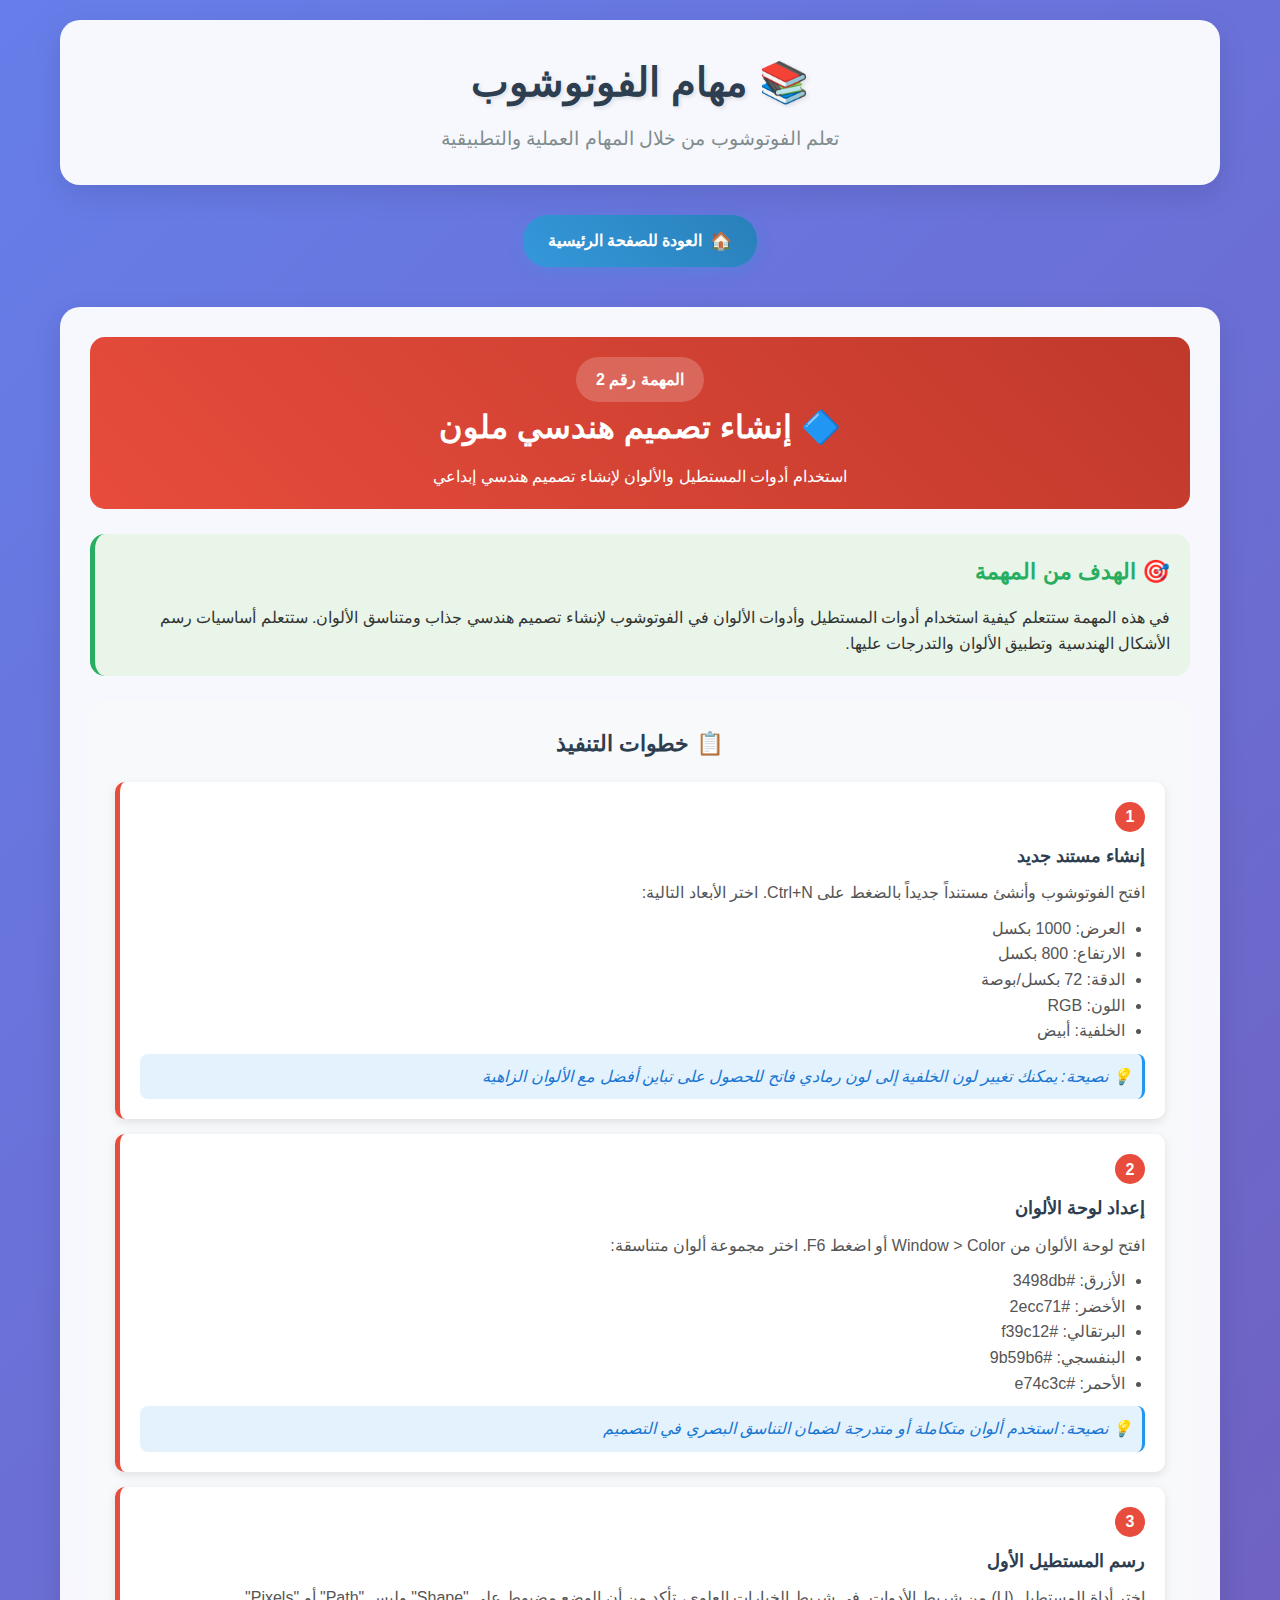
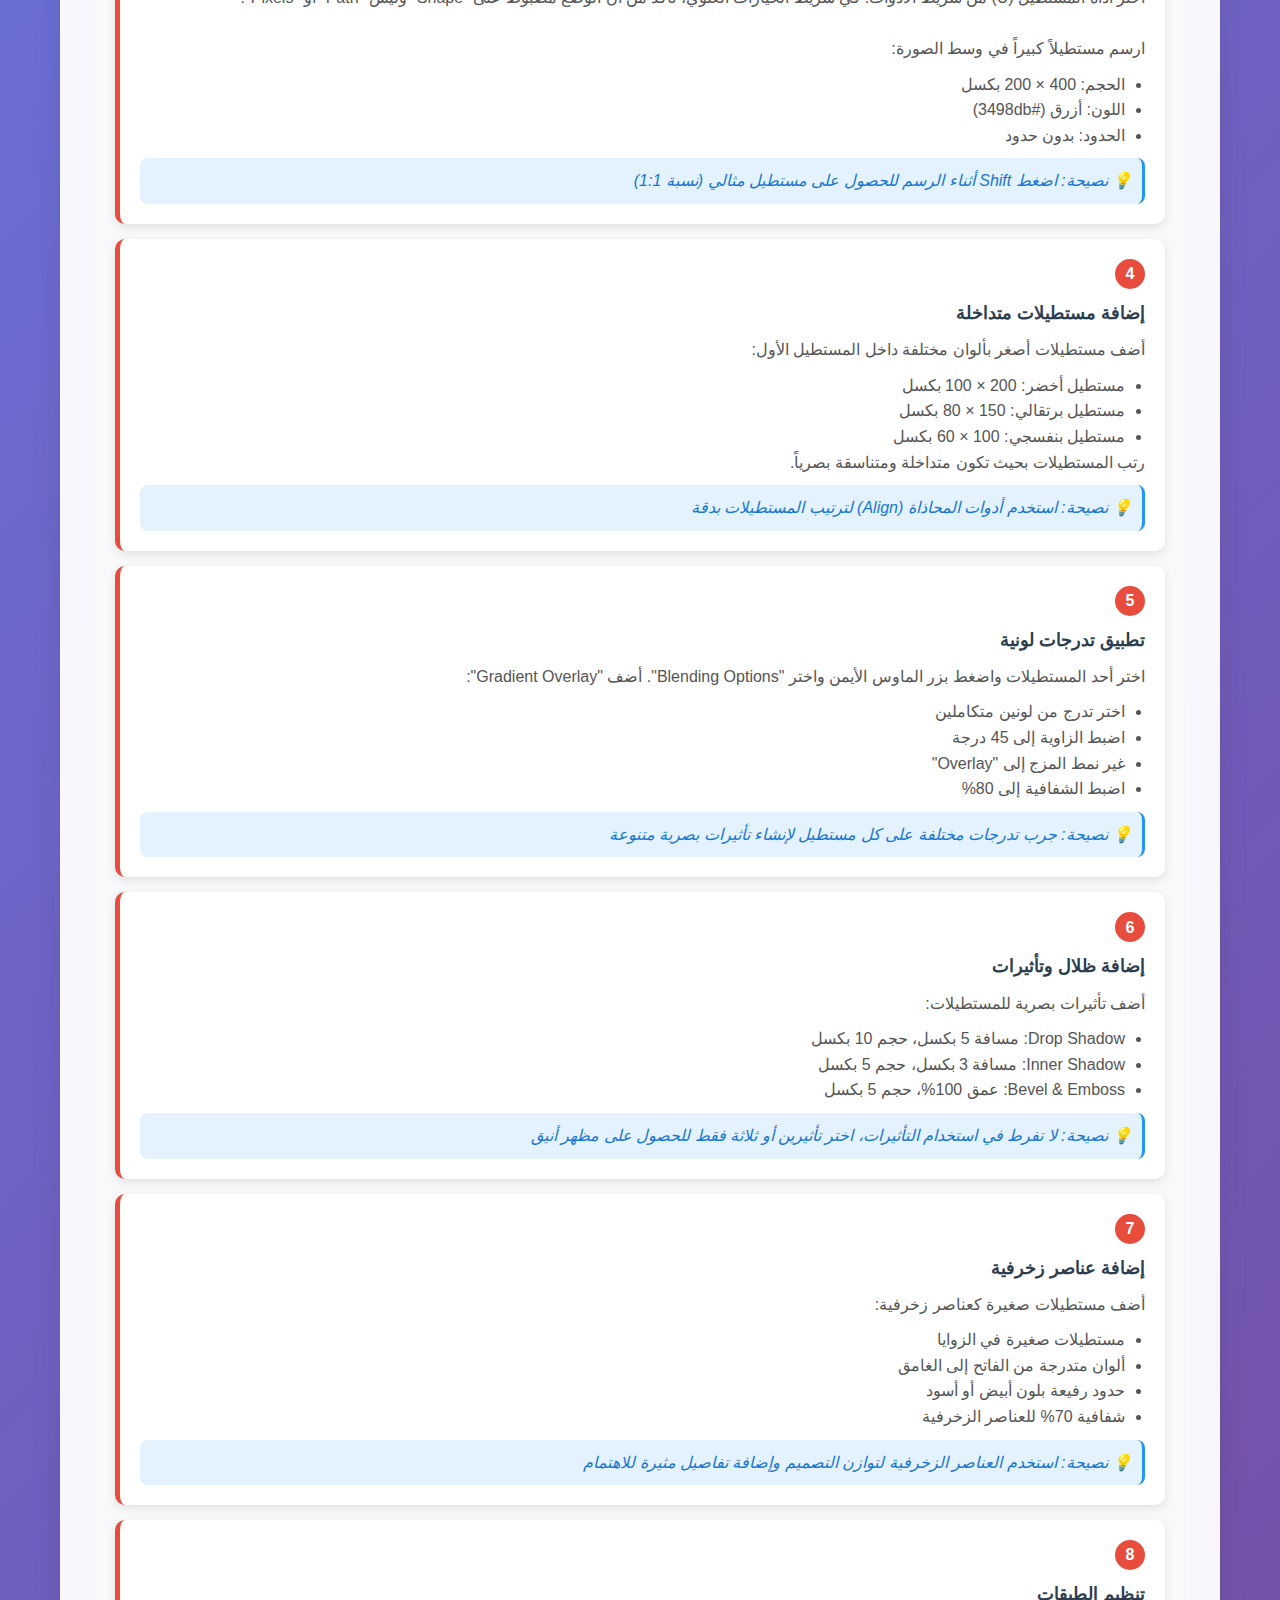
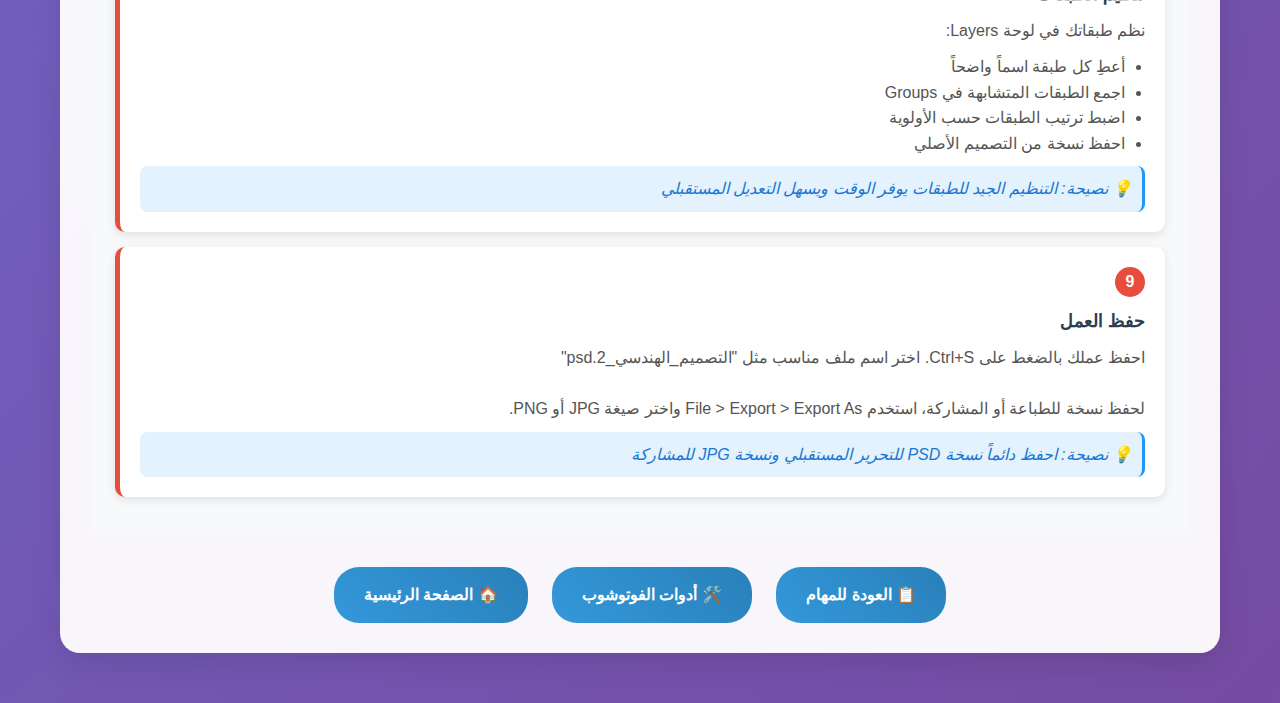
<file: task2.html>
<!DOCTYPE html>
<html lang="ar" dir="rtl">
<head>
    <meta charset="UTF-8">
    <meta name="viewport" content="width=device-width, initial-scale=1.0">
    <title>مهام الفوتوشوب - المهمة الثانية</title>
    <style>
        * {
            margin: 0;
            padding: 0;
            box-sizing: border-box;
        }

        body {
            font-family: 'Segoe UI', Tahoma, Geneva, Verdana, sans-serif;
            background: linear-gradient(135deg, #667eea 0%, #764ba2 100%);
            min-height: 100vh;
            color: #333;
            line-height: 1.6;
        }

        .container {
            max-width: 1200px;
            margin: 0 auto;
            padding: 20px;
        }

        header {
            text-align: center;
            background: rgba(255, 255, 255, 0.95);
            padding: 30px;
            border-radius: 20px;
            margin-bottom: 30px;
            box-shadow: 0 10px 30px rgba(0, 0, 0, 0.1);
        }

        h1 {
            color: #2c3e50;
            font-size: 2.5em;
            margin-bottom: 10px;
            text-shadow: 2px 2px 4px rgba(0, 0, 0, 0.1);
        }

        .subtitle {
            color: #7f8c8d;
            font-size: 1.2em;
        }

        .nav-button {
            background: linear-gradient(45deg, #3498db, #2980b9);
            color: white;
            text-decoration: none;
            padding: 12px 25px;
            border-radius: 25px;
            display: inline-flex;
            align-items: center;
            gap: 8px;
            transition: all 0.3s ease;
            font-weight: bold;
            box-shadow: 0 4px 15px rgba(52, 152, 219, 0.3);
            margin-bottom: 20px;
        }

        .nav-button:hover {
            transform: translateY(-2px);
            box-shadow: 0 6px 20px rgba(52, 152, 219, 0.4);
            background: linear-gradient(45deg, #2980b9, #3498db);
        }

        .nav-icon {
            font-size: 1.1em;
        }

        .task-section {
            background: rgba(255, 255, 255, 0.95);
            margin-bottom: 30px;
            border-radius: 20px;
            padding: 30px;
            box-shadow: 0 10px 30px rgba(0, 0, 0, 0.1);
            transition: transform 0.3s ease;
        }

        .task-section:hover {
            transform: translateY(-5px);
        }

        .task-header {
            background: linear-gradient(45deg, #e74c3c, #c0392b);
            color: white;
            padding: 20px;
            border-radius: 15px;
            margin-bottom: 25px;
            text-align: center;
        }

        .task-header h2 {
            font-size: 2em;
            margin-bottom: 10px;
        }

        .task-number {
            background: rgba(255, 255, 255, 0.2);
            padding: 10px 20px;
            border-radius: 25px;
            display: inline-block;
            font-weight: bold;
        }

        .task-objective {
            background: #e8f5e8;
            padding: 20px;
            border-radius: 15px;
            margin-bottom: 25px;
            border-left: 5px solid #27ae60;
        }

        .task-objective h3 {
            color: #27ae60;
            margin-bottom: 15px;
            font-size: 1.4em;
        }

        .tools-needed {
            background: #fff3cd;
            padding: 20px;
            border-radius: 15px;
            margin-bottom: 25px;
            border-left: 5px solid #f39c12;
        }

        .tools-needed h3 {
            color: #f39c12;
            margin-bottom: 15px;
            font-size: 1.4em;
        }

        .tools-list {
            display: grid;
            grid-template-columns: repeat(auto-fit, minmax(250px, 1fr));
            gap: 15px;
            margin-top: 15px;
        }

        .tool-card {
            background: white;
            padding: 15px;
            border-radius: 10px;
            box-shadow: 0 3px 10px rgba(0, 0, 0, 0.1);
            text-align: center;
        }

        .tool-icon {
            font-size: 2em;
            margin-bottom: 10px;
            display: block;
        }

        .tool-name {
            font-weight: bold;
            color: #2c3e50;
            margin-bottom: 5px;
        }

        .tool-shortcut {
            background: #e74c3c;
            color: white;
            padding: 3px 8px;
            border-radius: 10px;
            font-size: 0.8em;
            font-weight: bold;
        }

        .steps-section {
            background: #f8f9fa;
            padding: 25px;
            border-radius: 15px;
            margin-bottom: 25px;
        }

        .steps-section h3 {
            color: #2c3e50;
            margin-bottom: 20px;
            font-size: 1.4em;
            text-align: center;
        }

        .step {
            background: white;
            padding: 20px;
            border-radius: 10px;
            margin-bottom: 15px;
            box-shadow: 0 3px 10px rgba(0, 0, 0, 0.1);
            border-left: 5px solid #e74c3c;
        }

        .step-number {
            background: #e74c3c;
            color: white;
            width: 30px;
            height: 30px;
            border-radius: 50%;
            display: inline-flex;
            align-items: center;
            justify-content: center;
            font-weight: bold;
            margin-left: 15px;
            margin-bottom: 10px;
        }

        .step-title {
            font-weight: bold;
            color: #2c3e50;
            margin-bottom: 10px;
            font-size: 1.1em;
        }

        .step-description {
            color: #555;
            margin-bottom: 10px;
        }

        .step-tip {
            background: #e3f2fd;
            padding: 10px;
            border-radius: 8px;
            font-style: italic;
            color: #1976d2;
            border-right: 3px solid #2196f3;
        }

        .expected-result {
            background: #f3e5f5;
            padding: 20px;
            border-radius: 15px;
            margin-bottom: 25px;
            border-left: 5px solid #9c27b0;
        }

        .expected-result h3 {
            color: #9c27b0;
            margin-bottom: 15px;
            font-size: 1.4em;
        }

        .difficulty-level {
            background: #ffebee;
            padding: 15px;
            border-radius: 10px;
            margin-bottom: 20px;
            border-left: 5px solid #e91e63;
        }

        .difficulty-level h4 {
            color: #e91e63;
            margin-bottom: 10px;
        }

        .difficulty-stars {
            color: #ff9800;
            font-size: 1.2em;
        }

        .time-estimate {
            background: #e0f2f1;
            padding: 15px;
            border-radius: 10px;
            margin-bottom: 20px;
            border-left: 5px solid #009688;
        }

        .time-estimate h4 {
            color: #009688;
            margin-bottom: 10px;
        }

        .tips-section {
            background: #fff8e1;
            padding: 20px;
            border-radius: 15px;
            margin-bottom: 25px;
            border-left: 5px solid #ff9800;
        }

        .tips-section h3 {
            color: #ff9800;
            margin-bottom: 15px;
            font-size: 1.4em;
        }

        .tip-item {
            background: white;
            padding: 15px;
            border-radius: 10px;
            margin-bottom: 10px;
            box-shadow: 0 2px 5px rgba(0, 0, 0, 0.1);
        }

        .tip-icon {
            color: #ff9800;
            margin-left: 10px;
        }

        .navigation {
            text-align: center;
            margin-top: 30px;
        }

        .nav-button-bottom {
            background: linear-gradient(45deg, #3498db, #2980b9);
            color: white;
            text-decoration: none;
            padding: 15px 30px;
            border-radius: 25px;
            margin: 0 10px;
            display: inline-block;
            transition: all 0.3s ease;
            font-weight: bold;
        }

        .nav-button-bottom:hover {
            transform: translateY(-2px);
            box-shadow: 0 5px 15px rgba(52, 152, 219, 0.4);
        }

        @media (max-width: 768px) {
            .container {
                padding: 10px;
            }
            
            h1 {
                font-size: 2em;
            }
            
            .tools-list {
                grid-template-columns: 1fr;
            }
        }
    </style>
</head>
<body>
    <div class="container">
        <header>
            <h1>📚 مهام الفوتوشوب</h1>
            <p class="subtitle">تعلم الفوتوشوب من خلال المهام العملية والتطبيقية</p>
        </header>

        <div style="text-align: center; margin-bottom: 20px;">
            <a href="index.html" class="nav-button">
                <span class="nav-icon">🏠</span>
                العودة للصفحة الرئيسية
            </a>
        </div>

        <section class="task-section">
            <div class="task-header">
                <div class="task-number">المهمة رقم 2</div>
                <h2>🔷 إنشاء تصميم هندسي ملون</h2>
                <p>استخدام أدوات المستطيل والألوان لإنشاء تصميم هندسي إبداعي</p>
            </div>

            <div class="task-objective">
                <h3>🎯 الهدف من المهمة</h3>
                <p>في هذه المهمة ستتعلم كيفية استخدام أدوات المستطيل وأدوات الألوان في الفوتوشوب لإنشاء تصميم هندسي جذاب ومتناسق الألوان. ستتعلم أساسيات رسم الأشكال الهندسية وتطبيق الألوان والتدرجات عليها.</p>
            </div>

          

           

            <div class="steps-section">
                <h3>📋 خطوات التنفيذ</h3>
                
                <div class="step">
                    <div class="step-number">1</div>
                    <div class="step-title">إنشاء مستند جديد</div>
                    <div class="step-description">
                        افتح الفوتوشوب وأنشئ مستنداً جديداً بالضغط على Ctrl+N. اختر الأبعاد التالية:
                        <ul style="margin-top: 10px; margin-right: 20px;">
                            <li>العرض: 1000 بكسل</li>
                            <li>الارتفاع: 800 بكسل</li>
                            <li>الدقة: 72 بكسل/بوصة</li>
                            <li>اللون: RGB</li>
                            <li>الخلفية: أبيض</li>
                        </ul>
                    </div>
                    <div class="step-tip">
                        💡 نصيحة: يمكنك تغيير لون الخلفية إلى لون رمادي فاتح للحصول على تباين أفضل مع الألوان الزاهية
                    </div>
                </div>

                <div class="step">
                    <div class="step-number">2</div>
                    <div class="step-title">إعداد لوحة الألوان</div>
                    <div class="step-description">
                        افتح لوحة الألوان من Window > Color أو اضغط F6. اختر مجموعة ألوان متناسقة:
                        <ul style="margin-top: 10px; margin-right: 20px;">
                            <li>الأزرق: #3498db</li>
                            <li>الأخضر: #2ecc71</li>
                            <li>البرتقالي: #f39c12</li>
                            <li>البنفسجي: #9b59b6</li>
                            <li>الأحمر: #e74c3c</li>
                        </ul>
                    </div>
                    <div class="step-tip">
                        💡 نصيحة: استخدم ألوان متكاملة أو متدرجة لضمان التناسق البصري في التصميم
                    </div>
                </div>

                <div class="step">
                    <div class="step-number">3</div>
                    <div class="step-title">رسم المستطيل الأول</div>
                    <div class="step-description">
                        اختر أداة المستطيل (U) من شريط الأدوات. في شريط الخيارات العلوي، تأكد من أن الوضع مضبوط على "Shape" وليس "Path" أو "Pixels".
                        <br><br>
                        ارسم مستطيلاً كبيراً في وسط الصورة:
                        <ul style="margin-top: 10px; margin-right: 20px;">
                            <li>الحجم: 400 × 200 بكسل</li>
                            <li>اللون: أزرق (#3498db)</li>
                            <li>الحدود: بدون حدود</li>
                        </ul>
                    </div>
                    <div class="step-tip">
                        💡 نصيحة: اضغط Shift أثناء الرسم للحصول على مستطيل مثالي (نسبة 1:1)
                    </div>
                </div>

                <div class="step">
                    <div class="step-number">4</div>
                    <div class="step-title">إضافة مستطيلات متداخلة</div>
                    <div class="step-description">
                        أضف مستطيلات أصغر بألوان مختلفة داخل المستطيل الأول:
                        <ul style="margin-top: 10px; margin-right: 20px;">
                            <li>مستطيل أخضر: 200 × 100 بكسل</li>
                            <li>مستطيل برتقالي: 150 × 80 بكسل</li>
                            <li>مستطيل بنفسجي: 100 × 60 بكسل</li>
                        </ul>
                        رتب المستطيلات بحيث تكون متداخلة ومتناسقة بصرياً.
                    </div>
                    <div class="step-tip">
                        💡 نصيحة: استخدم أدوات المحاذاة (Align) لترتيب المستطيلات بدقة
                    </div>
                </div>

                <div class="step">
                    <div class="step-number">5</div>
                    <div class="step-title">تطبيق تدرجات لونية</div>
                    <div class="step-description">
                        اختر أحد المستطيلات واضغط بزر الماوس الأيمن واختر "Blending Options". أضف "Gradient Overlay":
                        <ul style="margin-top: 10px; margin-right: 20px;">
                            <li>اختر تدرج من لونين متكاملين</li>
                            <li>اضبط الزاوية إلى 45 درجة</li>
                            <li>غير نمط المزج إلى "Overlay"</li>
                            <li>اضبط الشفافية إلى 80%</li>
                        </ul>
                    </div>
                    <div class="step-tip">
                        💡 نصيحة: جرب تدرجات مختلفة على كل مستطيل لإنشاء تأثيرات بصرية متنوعة
                    </div>
                </div>

                <div class="step">
                    <div class="step-number">6</div>
                    <div class="step-title">إضافة ظلال وتأثيرات</div>
                    <div class="step-description">
                        أضف تأثيرات بصرية للمستطيلات:
                        <ul style="margin-top: 10px; margin-right: 20px;">
                            <li>Drop Shadow: مسافة 5 بكسل، حجم 10 بكسل</li>
                            <li>Inner Shadow: مسافة 3 بكسل، حجم 5 بكسل</li>
                            <li>Bevel & Emboss: عمق 100%، حجم 5 بكسل</li>
                        </ul>
                    </div>
                    <div class="step-tip">
                        💡 نصيحة: لا تفرط في استخدام التأثيرات، اختر تأثيرين أو ثلاثة فقط للحصول على مظهر أنيق
                    </div>
                </div>

                <div class="step">
                    <div class="step-number">7</div>
                    <div class="step-title">إضافة عناصر زخرفية</div>
                    <div class="step-description">
                        أضف مستطيلات صغيرة كعناصر زخرفية:
                        <ul style="margin-top: 10px; margin-right: 20px;">
                            <li>مستطيلات صغيرة في الزوايا</li>
                            <li>ألوان متدرجة من الفاتح إلى الغامق</li>
                            <li>حدود رفيعة بلون أبيض أو أسود</li>
                            <li>شفافية 70% للعناصر الزخرفية</li>
                        </ul>
                    </div>
                    <div class="step-tip">
                        💡 نصيحة: استخدم العناصر الزخرفية لتوازن التصميم وإضافة تفاصيل مثيرة للاهتمام
                    </div>
                </div>

                <div class="step">
                    <div class="step-number">8</div>
                    <div class="step-title">تنظيم الطبقات</div>
                    <div class="step-description">
                        نظم طبقاتك في لوحة Layers:
                        <ul style="margin-top: 10px; margin-right: 20px;">
                            <li>أعطِ كل طبقة اسماً واضحاً</li>
                            <li>اجمع الطبقات المتشابهة في Groups</li>
                            <li>اضبط ترتيب الطبقات حسب الأولوية</li>
                            <li>احفظ نسخة من التصميم الأصلي</li>
                        </ul>
                    </div>
                    <div class="step-tip">
                        💡 نصيحة: التنظيم الجيد للطبقات يوفر الوقت ويسهل التعديل المستقبلي
                    </div>
                </div>

                <div class="step">
                    <div class="step-number">9</div>
                    <div class="step-title">حفظ العمل</div>
                    <div class="step-description">
                        احفظ عملك بالضغط على Ctrl+S. اختر اسم ملف مناسب مثل "التصميم_الهندسي_2.psd"
                        <br><br>
                        لحفظ نسخة للطباعة أو المشاركة، استخدم File > Export > Export As واختر صيغة JPG أو PNG.
                    </div>
                    <div class="step-tip">
                        💡 نصيحة: احفظ دائماً نسخة PSD للتحرير المستقبلي ونسخة JPG للمشاركة
                    </div>
                </div>
            </div>

           

        <div class="navigation">
            <a href="Tasks.html" class="nav-button-bottom">📋 العودة للمهام</a>
            <a href="tools.html" class="nav-button-bottom">🛠️ أدوات الفوتوشوب</a>
            <a href="index.html" class="nav-button-bottom">🏠 الصفحة الرئيسية</a>
        </div>
    </div>

    <script>
        // Add smooth scrolling
        document.querySelectorAll('a[href^="#"]').forEach(anchor => {
            anchor.addEventListener('click', function (e) {
                e.preventDefault();
                const target = document.querySelector(this.getAttribute('href'));
                if (target) {
                    target.scrollIntoView({
                        behavior: 'smooth',
                        block: 'start'
                    });
                }
            });
        });

        // Add progress tracking
        let completedSteps = 0;
        const totalSteps = 9;

        document.querySelectorAll('.step').forEach((step, index) => {
            step.addEventListener('click', function() {
                if (!this.classList.contains('completed')) {
                    this.classList.add('completed');
                    this.style.background = '#e8f5e8';
                    this.style.borderLeft = '5px solid #27ae60';
                    completedSteps++;
                    
                    if (completedSteps === totalSteps) {
                        alert('🎉 تهانينا! لقد أكملت جميع خطوات المهمة الثانية بنجاح!');
                    }
                }
            });
        });

        // Add keyboard shortcuts help
        document.addEventListener('keydown', function(e) {
            if (e.ctrlKey && e.key === 'h') {
                alert('اختصارات مفيدة:\n\nCtrl+N - مستند جديد\nCtrl+S - حفظ\nU - أدوات الأشكال\nI - قطارة الألوان\nG - أدوات التدرج\nF6 - لوحة الألوان');
            }
        });
    </script>
</body>
</html>
</file>
<file: styles.css>
/* Reset and Base Styles */
* {
    margin: 0;
    padding: 0;
    box-sizing: border-box;
}

body {
    font-family: 'Cairo', Arial, sans-serif;
    line-height: 1.6;
    color: #333;
    background-color: #f8f9fa;
    direction: rtl;
    text-align: right;
}

.container {
    max-width: 1200px;
    margin: 0 auto;
    padding: 0 20px;
}

/* Header and Navigation */
.navbar {
    background: linear-gradient(135deg, #667eea 0%, #764ba2 100%);
    padding: 1rem 0;
    position: fixed;
    top: 0;
    width: 100%;
    z-index: 1000;
    box-shadow: 0 2px 10px rgba(0,0,0,0.1);
}

.nav-container {
    max-width: 1200px;
    margin: 0 auto;
    padding: 0 20px;
    display: flex;
    justify-content: space-between;
    align-items: center;
}

.logo h1 {
    color: white;
    font-size: 1.8rem;
    font-weight: 700;
    margin-bottom: 0.2rem;
}

.english-title {
    color: rgba(255,255,255,0.8);
    font-size: 0.9rem;
    font-weight: 300;
}

.nav-menu {
    display: flex;
    list-style: none;
    gap: 2rem;
}

.nav-menu a {
    color: white;
    text-decoration: none;
    font-weight: 500;
    transition: color 0.3s ease;
    padding: 0.5rem 1rem;
    border-radius: 5px;
}

.nav-menu a:hover {
    background-color: rgba(255,255,255,0.1);
    color: #fff;
}

.hamburger {
    display: none;
    flex-direction: column;
    cursor: pointer;
}

.hamburger span {
    width: 25px;
    height: 3px;
    background: white;
    margin: 3px 0;
    transition: 0.3s;
}

/* Hero Section */
.hero {
    background: linear-gradient(135deg, #667eea 0%, #764ba2 100%);
    color: white;
    padding: 120px 0 80px;
    display: flex;
    align-items: center;
    min-height: 100vh;
}

.hero-content {
    max-width: 1200px;
    margin: 0 auto;
    padding: 0 20px;
    display: grid;
    grid-template-columns: 1fr 1fr;
    gap: 4rem;
    align-items: center;
}

.hero-title {
    font-size: 3rem;
    font-weight: 700;
    margin-bottom: 1rem;
    line-height: 1.2;
}

.hero-subtitle {
    font-size: 1.3rem;
    margin-bottom: 2rem;
    opacity: 0.9;
}

.cta-button {
    background: rgba(255,255,255,0.2);
    color: white;
    border: 2px solid white;
    padding: 1rem 2rem;
    font-size: 1.1rem;
    font-weight: 600;
    border-radius: 50px;
    cursor: pointer;
    transition: all 0.3s ease;
    font-family: 'Cairo', Arial, sans-serif;
}

.cta-button:hover {
    background: white;
    color: #667eea;
    transform: translateY(-2px);
    box-shadow: 0 5px 15px rgba(0,0,0,0.2);
}

.hero-buttons {
    display: flex;
    gap: 1.5rem;
    flex-wrap: wrap;
    justify-content: center;
}

.learn-button {
    background: rgba(255,255,255,0.15);
    color: white;
    border: 2px solid rgba(255,255,255,0.3);
    padding: 1rem 2rem;
    font-size: 1.1rem;
    font-weight: 600;
    border-radius: 50px;
    text-decoration: none;
    transition: all 0.3s ease;
    font-family: 'Cairo', Arial, sans-serif;
    display: flex;
    align-items: center;
    gap: 0.5rem;
    backdrop-filter: blur(10px);
}

.learn-button:hover {
    background: rgba(255,255,255,0.25);
    border-color: rgba(255,255,255,0.5);
    transform: translateY(-2px);
    box-shadow: 0 5px 15px rgba(0,0,0,0.2);
    color: white;
}

.photoshop-button {
    background: rgba(255,255,255,0.15);
    color: white;
    border: 2px solid rgba(255,255,255,0.3);
    padding: 1rem 2rem;
    font-size: 1.1rem;
    font-weight: 600;
    border-radius: 50px;
    text-decoration: none;
    transition: all 0.3s ease;
    font-family: 'Cairo', Arial, sans-serif;
    display: flex;
    align-items: center;
    gap: 0.5rem;
    backdrop-filter: blur(10px);
    position: relative;
    overflow: hidden;
}

.photoshop-button::before {
    content: '';
    position: absolute;
    top: 0;
    left: -100%;
    width: 100%;
    height: 100%;
    background: linear-gradient(90deg, transparent, rgba(255,255,255,0.2), transparent);
    transition: left 0.5s ease;
}

.photoshop-button:hover::before {
    left: 100%;
}

.photoshop-button:hover {
    background: rgba(255,255,255,0.25);
    border-color: rgba(255,255,255,0.5);
    transform: translateY(-2px);
    box-shadow: 0 5px 15px rgba(0,0,0,0.2);
    color: white;
}

.tools-button {
    background: rgba(255,255,255,0.15);
    color: white;
    border: 2px solid rgba(255,255,255,0.3);
    padding: 1rem 2rem;
    font-size: 1.1rem;
    font-weight: 600;
    border-radius: 50px;
    text-decoration: none;
    transition: all 0.3s ease;
    font-family: 'Cairo', Arial, sans-serif;
    display: flex;
    align-items: center;
    gap: 0.5rem;
    backdrop-filter: blur(10px);
    position: relative;
    overflow: hidden;
}

.tools-button::before {
    content: '';
    position: absolute;
    top: 0;
    left: -100%;
    width: 100%;
    height: 100%;
    background: linear-gradient(90deg, transparent, rgba(255,255,255,0.2), transparent);
    transition: left 0.5s ease;
}

.tools-button:hover::before {
    left: 100%;
}

.tools-button:hover {
    background: rgba(255,255,255,0.25);
    border-color: rgba(255,255,255,0.5);
    transform: translateY(-2px);
    box-shadow: 0 5px 15px rgba(0,0,0,0.2);
    color: white;
}

.tasks-button {
    background: rgba(255,255,255,0.15);
    color: white;
    border: 2px solid rgba(255,255,255,0.3);
    padding: 1rem 2rem;
    font-size: 1.1rem;
    font-weight: 600;
    border-radius: 50px;
    text-decoration: none;
    transition: all 0.3s ease;
    font-family: 'Cairo', Arial, sans-serif;
    display: flex;
    align-items: center;
    gap: 0.5rem;
    backdrop-filter: blur(10px);
    position: relative;
    overflow: hidden;
}

.tasks-button::before {
    content: '';
    position: absolute;
    top: 0;
    left: -100%;
    width: 100%;
    height: 100%;
    background: linear-gradient(90deg, transparent, rgba(255,255,255,0.2), transparent);
    transition: left 0.5s ease;
}

.tasks-button:hover::before {
    left: 100%;
}

.tasks-button:hover {
    background: rgba(255,255,255,0.25);
    border-color: rgba(255,255,255,0.5);
    transform: translateY(-2px);
    box-shadow: 0 5px 15px rgba(0,0,0,0.2);
    color: white;
}

.button-icon {
    font-size: 1.2rem;
    animation: bounce 2s infinite;
}

@keyframes bounce {
    0%, 20%, 50%, 80%, 100% {
        transform: translateY(0);
    }
    40% {
        transform: translateY(-5px);
    }
    60% {
        transform: translateY(-3px);
    }
}

.hero-image {
    display: flex;
    justify-content: center;
    align-items: center;
}

.design-element {
    width: 300px;
    height: 300px;
    background: rgba(255,255,255,0.1);
    border-radius: 50%;
    position: relative;
    animation: float 6s ease-in-out infinite;
}

.design-element::before {
    content: '';
    position: absolute;
    top: 50%;
    left: 50%;
    transform: translate(-50%, -50%);
    width: 200px;
    height: 200px;
    background: rgba(255,255,255,0.2);
    border-radius: 50%;
}

.design-element::after {
    content: '';
    position: absolute;
    top: 50%;
    left: 50%;
    transform: translate(-50%, -50%);
    width: 100px;
    height: 100px;
    background: rgba(255,255,255,0.3);
    border-radius: 50%;
}

@keyframes float {
    0%, 100% { transform: translateY(0px); }
    50% { transform: translateY(-20px); }
}

/* About Section */
.about {
    padding: 80px 0;
    background: white;
}

.about h2 {
    text-align: center;
    font-size: 2.5rem;
    margin-bottom: 3rem;
    color: #333;
}

.about-content {
    display: grid;
    grid-template-columns: 1fr 1fr;
    gap: 4rem;
    align-items: center;
}

.about-text p {
    font-size: 1.1rem;
    margin-bottom: 2rem;
    color: #666;
    line-height: 1.8;
}

.skills h3 {
    font-size: 1.5rem;
    margin-bottom: 1rem;
    color: #333;
}

.skills ul {
    list-style: none;
    padding: 0;
}

.skills li {
    padding: 0.5rem 0;
    color: #666;
    position: relative;
    padding-right: 1.5rem;
}

.skills li::before {
    content: '✓';
    position: absolute;
    right: 0;
    color: #667eea;
    font-weight: bold;
}

.profile-placeholder {
    width: 300px;
    height: 300px;
    background: linear-gradient(135deg, #667eea 0%, #764ba2 100%);
    border-radius: 20px;
    margin: 0 auto;
    position: relative;
    overflow: hidden;
}

.profile-placeholder::before {
    content: '👨‍🎨';
    position: absolute;
    top: 50%;
    left: 50%;
    transform: translate(-50%, -50%);
    font-size: 4rem;
    opacity: 0.7;
}

/* Portfolio Section */
.portfolio {
    padding: 80px 0;
    background: #f8f9fa;
}

.portfolio h2 {
    text-align: center;
    font-size: 2.5rem;
    margin-bottom: 3rem;
    color: #333;
}

.portfolio-grid {
    display: grid;
    grid-template-columns: repeat(auto-fit, minmax(280px, 1fr));
    gap: 2rem;
}

.portfolio-item {
    background: white;
    border-radius: 15px;
    overflow: hidden;
    box-shadow: 0 5px 15px rgba(0,0,0,0.1);
    transition: transform 0.3s ease, box-shadow 0.3s ease;
    cursor: pointer;
}

.portfolio-item:hover {
    transform: translateY(-10px);
    box-shadow: 0 15px 30px rgba(0,0,0,0.2);
}

.portfolio-image {
    height: 200px;
    background: linear-gradient(45deg, #667eea, #764ba2, #f093fb, #f5576c);
    background-size: 400% 400%;
    animation: gradientShift 4s ease infinite;
}

@keyframes gradientShift {
    0% { background-position: 0% 50%; }
    50% { background-position: 100% 50%; }
    100% { background-position: 0% 50%; }
}

.portfolio-item h3 {
    padding: 1rem 1.5rem 0.5rem;
    font-size: 1.3rem;
    color: #333;
}

.portfolio-item p {
    padding: 0 1.5rem 1.5rem;
    color: #666;
}

/* Contact Section */
.contact {
    padding: 80px 0;
    background: white;
}

.contact h2 {
    text-align: center;
    font-size: 2.5rem;
    margin-bottom: 3rem;
    color: #333;
}

.contact-content {
    display: grid;
    grid-template-columns: 1fr 1fr;
    gap: 4rem;
}

.contact-info h3 {
    font-size: 1.5rem;
    margin-bottom: 1.5rem;
    color: #333;
}

.contact-info p {
    font-size: 1.1rem;
    margin-bottom: 1rem;
    color: #666;
}

.contact-form {
    display: flex;
    flex-direction: column;
    gap: 1rem;
}

.contact-form input,
.contact-form textarea {
    padding: 1rem;
    border: 2px solid #e9ecef;
    border-radius: 10px;
    font-size: 1rem;
    font-family: 'Cairo', Arial, sans-serif;
    transition: border-color 0.3s ease;
}

.contact-form input:focus,
.contact-form textarea:focus {
    outline: none;
    border-color: #667eea;
}

.contact-form button {
    background: linear-gradient(135deg, #667eea 0%, #764ba2 100%);
    color: white;
    border: none;
    padding: 1rem 2rem;
    font-size: 1.1rem;
    font-weight: 600;
    border-radius: 10px;
    cursor: pointer;
    transition: transform 0.3s ease;
    font-family: 'Cairo', Arial, sans-serif;
}

.contact-form button:hover {
    transform: translateY(-2px);
}

/* Footer */
footer {
    background: #333;
    color: white;
    text-align: center;
    padding: 2rem 0;
}

/* Modal */
.modal {
    display: none;
    position: fixed;
    z-index: 2000;
    left: 0;
    top: 0;
    width: 100%;
    height: 100%;
    background-color: rgba(0,0,0,0.8);
}

.modal-content {
    background-color: white;
    margin: 5% auto;
    padding: 2rem;
    border-radius: 15px;
    width: 80%;
    max-width: 600px;
    position: relative;
    animation: modalSlideIn 0.3s ease;
}

@keyframes modalSlideIn {
    from { transform: translateY(-50px); opacity: 0; }
    to { transform: translateY(0); opacity: 1; }
}

.close {
    color: #aaa;
    float: left;
    font-size: 28px;
    font-weight: bold;
    cursor: pointer;
    position: absolute;
    top: 1rem;
    left: 1rem;
}

.close:hover {
    color: #333;
}

/* Responsive Design */
@media (max-width: 768px) {
    .hamburger {
        display: flex;
    }
    
    .nav-menu {
        display: none;
    }
    
    .hero-content {
        grid-template-columns: 1fr;
        text-align: center;
    }
    
    .hero-title {
        font-size: 2rem;
    }
    
    .hero-buttons {
        flex-direction: column;
        align-items: center;
        gap: 1rem;
    }
    
    .learn-button,
    .photoshop-button,
    .tools-button,
    .tasks-button {
        width: 100%;
        max-width: 300px;
        justify-content: center;
    }
    
    .about-content,
    .contact-content {
        grid-template-columns: 1fr;
    }
    
    .portfolio-grid {
        grid-template-columns: 1fr;
    }
    
    .modal-content {
        width: 95%;
        margin: 10% auto;
    }
}

@media (max-width: 480px) {
    .hero-title {
        font-size: 1.5rem;
    }
    
    .hero-subtitle {
        font-size: 1rem;
    }
    
    .container {
        padding: 0 15px;
    }
    
    .nav-container {
        padding: 0 15px;
    }
}
</file>
